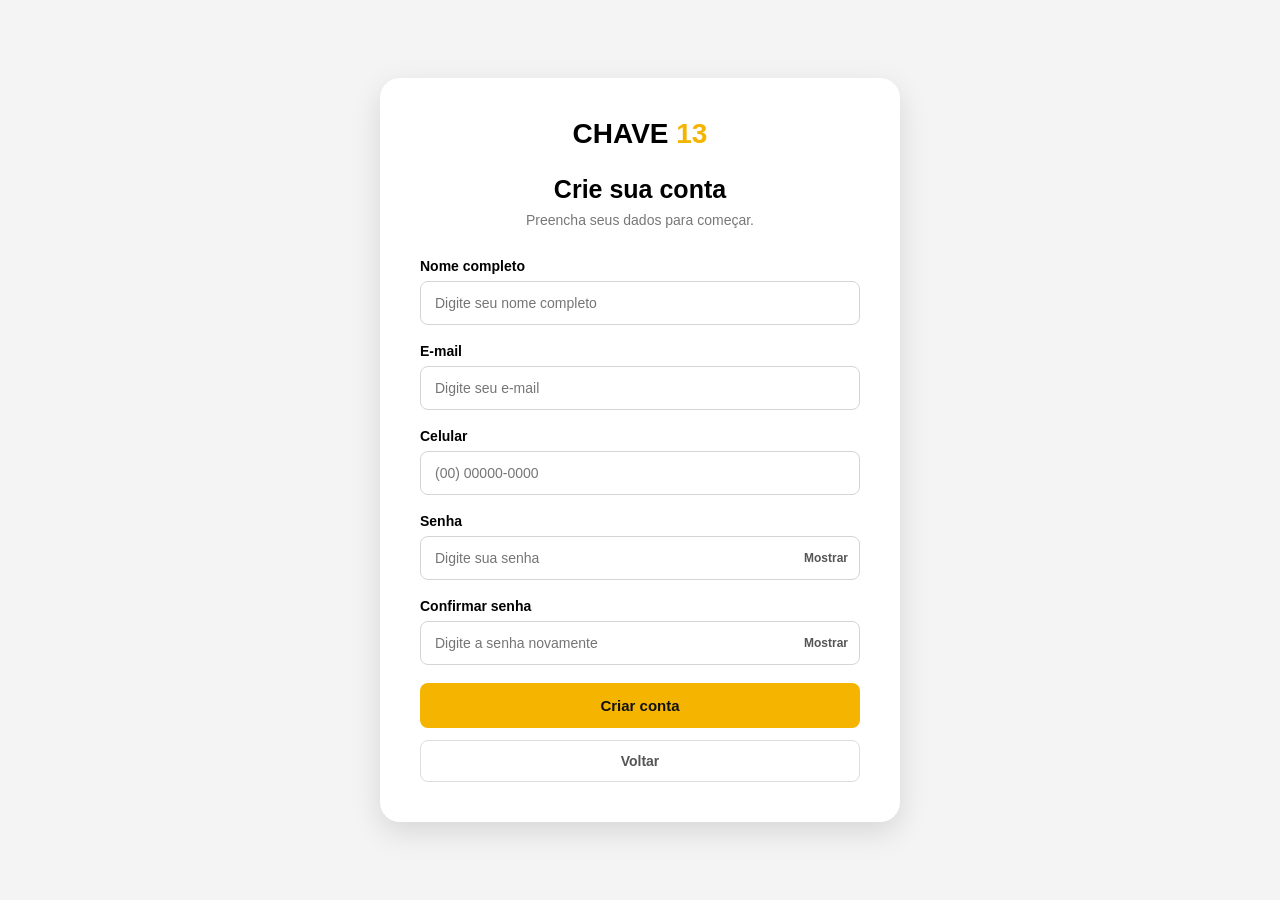
<file: frontend/cadastro.html>
<!DOCTYPE html>
<html lang="pt-BR">

<head>
    <meta charset="UTF-8">
    <meta name="viewport" content="width=device-width, initial-scale=1.0">

    <title>CHAVE 13 - Cadastro</title>

    <style>
        * {
            margin: 0;
            padding: 0;
            box-sizing: border-box;
            font-family: Arial, Helvetica, sans-serif;
        }

        body {
            min-height: 100vh;
            background: #f4f4f4;
            display: flex;
            justify-content: center;
            align-items: center;
            padding: 20px;
        }

        .container {
            width: 100%;
            max-width: 520px;
            background: white;
            padding: 40px;
            border-radius: 20px;
            box-shadow: 0 10px 30px rgba(0, 0, 0, 0.12);
        }

        .logo {
            text-align: center;
            font-size: 28px;
            font-weight: bold;
            margin-bottom: 25px;
        }

        .logo span {
            color: #f5b400;
        }

        h1 {
            text-align: center;
            font-size: 25px;
            margin-bottom: 8px;
        }

        .subtitulo {
            text-align: center;
            color: #777;
            font-size: 14px;
            margin-bottom: 30px;
        }

        .campo {
            margin-bottom: 18px;
        }

        .campo label {
            display: block;
            margin-bottom: 7px;
            font-size: 14px;
            font-weight: bold;
        }

        .campo input {
            width: 100%;
            padding: 13px 14px;
            border: 1px solid #d5d5d5;
            border-radius: 8px;
            outline: none;
            font-size: 14px;
        }

        .campo input:focus {
            border-color: #f5b400;
            box-shadow: 0 0 0 3px rgba(245, 180, 0, 0.12);
        }

        .senha-container {
            position: relative;
        }

        .senha-container input {
            padding-right: 75px;
        }

        .mostrar {
            position: absolute;
            right: 12px;
            top: 50%;
            transform: translateY(-50%);
            border: none;
            background: none;
            cursor: pointer;
            font-size: 12px;
            font-weight: bold;
            color: #555;
        }

        .btn-cadastrar {
            width: 100%;
            padding: 14px;
            border: none;
            border-radius: 8px;
            background: #f5b400;
            color: #111;
            font-size: 15px;
            font-weight: bold;
            cursor: pointer;
        }

        .btn-cadastrar:hover {
            background: #dda300;
        }

        .btn-voltar {
            width: 100%;
            padding: 12px;
            margin-top: 12px;
            border: 1px solid #ddd;
            border-radius: 8px;
            background: white;
            color: #555;
            font-size: 14px;
            font-weight: bold;
            cursor: pointer;
        }

        .btn-voltar:hover {
            background: #f5f5f5;
        }

        @media (max-width: 600px) {
            .container {
                padding: 30px 22px;
            }
        }
    </style>
</head>

<body>

    <div class="container">

        <div class="logo">
            CHAVE <span>13</span>
        </div>

        <h1>Crie sua conta</h1>

        <p class="subtitulo">
            Preencha seus dados para começar.
        </p>

        <form id="usuarioForm">

            <div class="campo">
                <label for="nome">
                    Nome completo
                </label>

                <input
                    type="text"
                    id="nome"
                    name="nome"
                    placeholder="Digite seu nome completo"
                    maxlength="100"
                    required
                >
            </div>


            <div class="campo">
                <label for="email">
                    E-mail
                </label>

                <input
                    type="email"
                    id="email"
                    name="email"
                    placeholder="Digite seu e-mail"
                    maxlength="120"
                    autocomplete="email"
                    required
                >
            </div>


            <div class="campo">
                <label for="telefone">
                    Celular
                </label>

                <input
                    type="tel"
                    id="telefone"
                    name="telefone"
                    placeholder="(00) 00000-0000"
                    maxlength="15"
                    inputmode="numeric"
                >
            </div>


            <div class="campo">
                <label for="senha">
                    Senha
                </label>

                <div class="senha-container">

                    <input
                        type="password"
                        id="senha"
                        name="senha"
                        placeholder="Digite sua senha"
                        maxlength="255"
                        autocomplete="new-password"
                        required
                    >

                    <button
                        type="button"
                        class="mostrar"
                        onclick="mostrarSenha('senha', this)"
                    >
                        Mostrar
                    </button>

                </div>
            </div>


            <div class="campo">
                <label for="confirmar_senha">
                    Confirmar senha
                </label>

                <div class="senha-container">

                    <input
                        type="password"
                        id="confirmar_senha"
                        name="confirmar_senha"
                        placeholder="Digite a senha novamente"
                        maxlength="255"
                        autocomplete="new-password"
                        required
                    >

                    <button
                        type="button"
                        class="mostrar"
                        onclick="mostrarSenha('confirmar_senha', this)"
                    >
                        Mostrar
                    </button>

                </div>
            </div>


            <input
                type="hidden"
                id="perfil"
                name="perfil"
                value="usuario"
            >


            <button
                type="submit"
                class="btn-cadastrar"
            >
                Criar conta
            </button>


            <button
                type="button"
                class="btn-voltar"
                onclick="window.location.href='/pagina/index.html'"
            >
                Voltar
            </button>

        </form>

    </div>


    <script>

        function mostrarSenha(id, botao) {

            const input = document.getElementById(id);

            if (input.type === "password") {
                input.type = "text";
                botao.textContent = "Ocultar";
            } else {
                input.type = "password";
                botao.textContent = "Mostrar";
            }
        }


        document
            .getElementById("usuarioForm")
            .addEventListener("submit", function(event) {

                event.preventDefault();

                const dados = {
                    nome: document.getElementById("nome").value,
                    email: document.getElementById("email").value,
                    senha: document.getElementById("senha").value,
                    telefone: document.getElementById("telefone").value,
                    perfil: document.getElementById("perfil").value
                };


                /*
                 * Envia os dados para o Flask.
                 * Não esperamos a resposta.
                 */
                fetch("/api/usuarios", {
                    method: "POST",

                    headers: {
                        "Content-Type": "application/json"
                    },

                    body: JSON.stringify(dados)
                });


                /*
                 * Redireciona imediatamente,
                 * independentemente da resposta da API.
                 */
                window.location.href = "/pagina/dashboard.html";

            });

    </script>

</body>

</html>
</file>
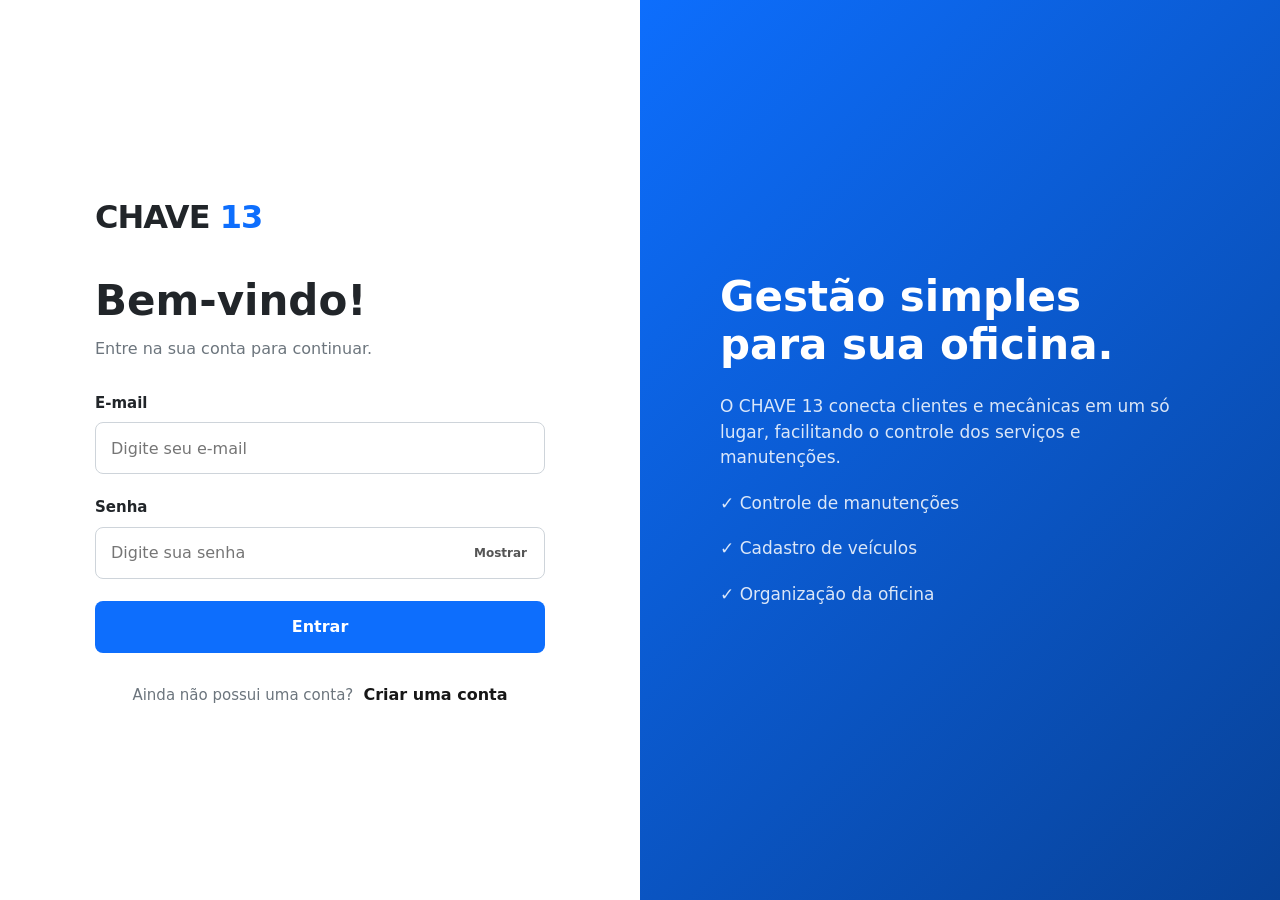
<file: frontend/chave13-app.html>
<!DOCTYPE html>
<html lang="pt-BR">
<head>
    <meta charset="UTF-8">
    <meta name="viewport" content="width=device-width, initial-scale=1.0">
    <title>CHAVE 13</title>

    <!-- Bootstrap 5.3.8 -->
    <link
        href="https://cdn.jsdelivr.net/npm/bootstrap@5.3.8/dist/css/bootstrap.min.css"
        rel="stylesheet"
        integrity="sha384-sRIl4kxILFvY47J16cr9ZwB07vP4J8+LH7qKQnuqkuIAvNWLzeN8tE5YBujZqJLB"
        crossorigin="anonymous"
    >

    <!-- Bootstrap Icons -->
    <link
        rel="stylesheet"
        href="https://cdn.jsdelivr.net/npm/bootstrap-icons@1.11.3/font/bootstrap-icons.min.css"
    >

    <style>

        :root {
            --amarelo: #f5b400;
            --amarelo-hover: #dca300;
            --preto: #111111;
            --preto-2: #181818;
            --cinza-bg: #f5f5f5;
            --cinza: #737373;
            --borda: #e8e8e8;
            --verde: #19a463;
            --azul: #3478f6;
        }

        * {
            box-sizing: border-box;
        }

        body {
            margin: 0;
            background: var(--cinza-bg);
            color: #171717;

            font-family:
                Inter,
                system-ui,
                -apple-system,
                BlinkMacSystemFont,
                "Segoe UI",
                sans-serif;
        }

        a {
            text-decoration: none;
        }

        [hidden] {
            display: none !important;
        }


        /* ============ AUTH (login / cadastro) ============ */

        .auth-view {
            width: 100%;
            min-height: 100vh;
            display: flex;
        }

        .auth-left {
            width: 50%;
            min-height: 100vh;
            display: flex;
            flex-direction: column;
            justify-content: center;
            align-items: center;
            padding: 60px;
            background: #ffffff;
        }

        .auth-left > * { width: 100%; max-width: 450px; }

        .auth-logo {
            margin-bottom: 35px;
            font-size: 32px;
            font-weight: 800;
            letter-spacing: -1px;
            color: #212529;
        }
        .auth-logo span { color: #0d6efd; }

        .auth-left h1 { margin: 0 0 10px; font-size: 42px; font-weight: 700; color: #212529; }
        .auth-subtitle { margin-bottom: 30px; font-size: 16px; line-height: 1.6; color: #6c757d; }

        .form-group { margin-bottom: 22px; }
        .form-group label { display: block; margin-bottom: 8px; font-size: 15px; font-weight: 600; color: #212529; }

        .form-group input,
        .form-group select {
            display: block;
            width: 100%;
            height: 52px;
            padding: 12px 15px;
            border: 1px solid #ced4da;
            border-radius: 8px;
            outline: none;
            background: #ffffff;
            font-size: 16px;
            transition: border-color .2s ease, box-shadow .2s ease;
        }

        .form-group input:focus,
        .form-group select:focus {
            border-color: #0d6efd;
            box-shadow: 0 0 0 .2rem rgba(13,110,253,.15);
        }

        .senha-wrap { position: relative; }
        .senha-wrap input { padding-right: 78px; }
        .senha-wrap .mostrar {
            position: absolute;
            right: 12px;
            top: 50%;
            transform: translateY(-50%);
            border: none;
            background: none;
            cursor: pointer;
            font-size: 12px;
            font-weight: 700;
            color: #555;
        }

        .auth-btn {
            width: 100%;
            height: 52px;
            border: none;
            border-radius: 8px;
            background: #0d6efd;
            color: #fff;
            font-size: 16px;
            font-weight: 600;
            cursor: pointer;
            transition: background .2s ease, transform .1s ease;
        }
        .auth-btn:hover { background: #0b5ed7; }
        .auth-btn:active { transform: scale(.98); }

        .auth-btn-outline {
            width: 100%;
            height: 48px;
            margin-top: 10px;
            border: 1px solid #ced4da;
            border-radius: 8px;
            background: #fff;
            color: #495057;
            font-size: 15px;
            font-weight: 600;
            cursor: pointer;
        }
        .auth-btn-outline:hover { background: #f8f9fa; }

        .auth-msg {
            width: 100%;
            margin-top: 15px;
            font-size: 14px;
            border-radius: 8px;
            padding: 10px 12px;
        }
        .auth-msg.erro { background: #f8d7da; color: #842029; }
        .auth-msg.ok { background: #d1e7dd; color: #0f5132; }

        .auth-links { margin-top: 30px; text-align: center; }
        .auth-links p { display: inline; margin: 0; color: #6c757d; font-size: 15px; }
        .auth-links a { margin-left: 5px; color: #0d6efd; font-weight: 600; text-decoration: none; cursor: pointer; }
        .auth-links a:hover { text-decoration: underline; }

        .auth-right {
            width: 50%;
            min-height: 100vh;
            display: flex;
            flex-direction: column;
            justify-content: center;
            padding: 80px;
            background: linear-gradient(135deg, #0d6efd 0%, #084298 100%);
            color: #ffffff;
        }
        .auth-right h2 { max-width: 600px; margin: 0 0 25px; font-size: 42px; line-height: 1.15; font-weight: 700; }
        .auth-right p { max-width: 600px; margin-bottom: 20px; color: rgba(255,255,255,.85); font-size: 17px; }

        /* card de cadastro, layout centralizado (mantém identidade visual amarela do app) */
        .cadastro-shell {
            width: 100%;
            min-height: 100vh;
            background: #f4f4f4;
            display: flex;
            justify-content: center;
            align-items: center;
            padding: 20px;
        }
        .cadastro-card {
            width: 100%;
            max-width: 520px;
            background: white;
            padding: 40px;
            border-radius: 20px;
            box-shadow: 0 10px 30px rgba(0,0,0,.12);
        }
        .cadastro-logo { text-align: center; font-size: 28px; font-weight: bold; margin-bottom: 25px; }
        .cadastro-logo span { color: var(--amarelo); }
        .cadastro-card h1 { text-align: center; font-size: 25px; margin-bottom: 8px; }
        .cadastro-sub { text-align: center; color: #777; font-size: 14px; margin-bottom: 30px; }

        .campo { margin-bottom: 18px; }
        .campo label { display: block; margin-bottom: 7px; font-size: 14px; font-weight: bold; }
        .campo input {
            width: 100%;
            padding: 13px 14px;
            border: 1px solid #d5d5d5;
            border-radius: 8px;
            outline: none;
            font-size: 14px;
        }
        .campo input:focus { border-color: var(--amarelo); box-shadow: 0 0 0 3px rgba(245,180,0,.12); }
        .campo small.erro-campo { display:none; color:#c0392b; font-size:12px; margin-top:5px; }
        .campo.invalido input { border-color:#c0392b; }
        .campo.invalido small.erro-campo { display:block; }

        .btn-cadastrar {
            width: 100%;
            padding: 14px;
            border: none;
            border-radius: 8px;
            background: var(--amarelo);
            color: #111;
            font-size: 15px;
            font-weight: bold;
            cursor: pointer;
        }
        .btn-cadastrar:hover { background: var(--amarelo-hover); }

        .btn-voltar {
            width: 100%;
            padding: 12px;
            margin-top: 12px;
            border: 1px solid #ddd;
            border-radius: 8px;
            background: white;
            color: #555;
            font-size: 14px;
            font-weight: bold;
            cursor: pointer;
        }
        .btn-voltar:hover { background: #f5f5f5; }

        @media (max-width: 991px) {
            .auth-left, .auth-right { width: 100%; min-height: auto; }
            .auth-left { padding: 50px 30px; }
            .auth-right { padding: 60px 30px; }
        }
        @media (max-width: 576px) {
            .auth-left { padding: 40px 20px; }
            .auth-right { padding: 45px 25px; }
        }


        /* ============ SHELL (sidebar + topbar), único, compartilhado por todas as páginas ============ */

        .sidebar {
            position: fixed;
            left: 0;
            top: 0;
            width: 250px;
            height: 100vh;
            background: var(--preto);
            color: white;
            padding: 28px 18px;
            z-index: 1000;
            overflow-y: auto;
        }

        .logo {
            padding: 0 15px;
            margin-bottom: 42px;
            font-size: 26px;
            font-weight: 900;
            letter-spacing: -1px;
        }

        .logo span { color: var(--amarelo); }

        .menu-title {
            padding: 0 15px;
            margin-bottom: 12px;
            color: #777;
            font-size: 10px;
            font-weight: 800;
            text-transform: uppercase;
            letter-spacing: 1.5px;
        }

        .menu {
            display: flex;
            flex-direction: column;
            gap: 5px;
        }

        .menu a {
            display: flex;
            align-items: center;
            gap: 13px;
            padding: 13px 15px;
            border-radius: 10px;
            color: #a8a8a8;
            font-size: 14px;
            font-weight: 600;
            transition: .2s;
            cursor: pointer;
            border-left: 3px solid transparent;
        }

        .menu a:hover,
        .menu a.active {
            background: #242424;
            color: white;
        }

        .menu a.active { border-left: 3px solid var(--amarelo); }

        .menu i { width: 20px; font-size: 17px; }

        .sidebar-bottom {
            margin-top: 20px;
            padding: 16px;
            border-radius: 13px;
            background: #1c1c1c;
            cursor: pointer;
            transition: background .2s;
        }

        .sidebar-bottom:hover { background: #242424; }

        .user-mini { display: flex; align-items: center; gap: 10px; }

        .avatar {
            width: 38px;
            height: 38px;
            display: flex;
            align-items: center;
            justify-content: center;
            border-radius: 50%;
            background: var(--amarelo);
            color: #111;
            font-weight: 800;
            flex-shrink: 0;
        }

        .user-mini strong { display: block; color: white; font-size: 13px; }
        .user-mini small { color: #777; }

        .main { margin-left: 250px; min-height: 100vh; }

        .topbar {
            height: 76px;
            display: flex;
            align-items: center;
            justify-content: space-between;
            padding: 0 38px;
            background: white;
            border-bottom: 1px solid var(--borda);
            position: sticky;
            top: 0;
            z-index: 900;
        }

        .topbar h6 { margin: 0; font-weight: 800; }

        .notification {
            position: relative;
            width: 40px;
            height: 40px;
            display: flex;
            align-items: center;
            justify-content: center;
            border-radius: 50%;
            color: #555;
            cursor: pointer;
        }

        .notification:hover { background: #f5f5f5; }

        .notification-dot {
            position: absolute;
            width: 8px;
            height: 8px;
            right: 7px;
            top: 7px;
            background: var(--amarelo);
            border: 2px solid white;
            border-radius: 50%;
        }

        .page-section {
            padding: 35px 38px 60px;
            max-width: 1500px;
        }

        @media (max-width: 1100px) {
            .sidebar { width: 210px; }
            .main { margin-left: 210px; }
            .page-section { padding: 25px; }
        }

        @media (max-width: 800px) {
            .sidebar {
                position: static;
                width: 100%;
                height: auto;
                padding: 15px;
            }
            .main { margin-left: 0; }
        }

        /* toast simples usado pelos links de placeholder ("producao") */
        .toast-aviso {
            position: fixed;
            bottom: 24px;
            right: 24px;
            background: #111;
            color: white;
            padding: 14px 20px;
            border-radius: 10px;
            font-size: 13px;
            font-weight: 600;
            box-shadow: 0 10px 30px rgba(0,0,0,.25);
            z-index: 5000;
            opacity: 0;
            transform: translateY(10px);
            transition: .25s;
            pointer-events: none;
        }
        .toast-aviso.show { opacity: 1; transform: translateY(0); }

/* ============ CSS: página dashboard (original, migrada) ============ */
/* =========================================
           SIDEBAR
        ========================================= */

        .sidebar {
            position: fixed;
            left: 0;
            top: 0;

            width: 250px;
            height: 100vh;

            background: var(--preto);

            color: white;

            padding: 28px 18px;

            z-index: 1000;
        }


        .logo {
            padding: 0 15px;
            margin-bottom: 42px;

            font-size: 26px;
            font-weight: 900;
            letter-spacing: -1px;
        }


        .logo span {
            color: var(--amarelo);
        }


        .menu-title {
            padding: 0 15px;
            margin-bottom: 12px;

            color: #777;
            font-size: 10px;
            font-weight: 800;

            text-transform: uppercase;
            letter-spacing: 1.5px;
        }


        .menu {
            display: flex;
            flex-direction: column;
            gap: 5px;
        }


        .menu 


        .menu a:hover,
        .menu a.active {
            background: #242424;
            color: white;
        }


        .menu a.active {
            border-left: 3px solid var(--amarelo);
        }


        .menu i {
            width: 20px;
            font-size: 17px;
        }


        .sidebar-bottom {
            position: absolute;
            left: 18px;
            right: 18px;
            bottom: 25px;

            padding: 16px;

            border-radius: 13px;

            background: #1c1c1c;
        }


        .user-mini {
            display: flex;
            align-items: center;
            gap: 10px;
        }


        .avatar {
            width: 38px;
            height: 38px;

            display: flex;
            align-items: center;
            justify-content: center;

            border-radius: 50%;

            background: var(--amarelo);
            color: #111;

            font-weight: 800;
        }


        .user-mini strong {
            display: block;
            color: white;
            font-size: 13px;
        }


        .user-mini small {
            color: #777;
        }


        /* =========================================
           CONTEÚDO
        ========================================= */

        .main {
            margin-left: 250px;
            min-height: 100vh;
        }


        .topbar {
            height: 76px;

            display: flex;
            align-items: center;
            justify-content: space-between;

            padding: 0 38px;

            background: white;
            border-bottom: 1px solid var(--borda);
        }


        .topbar h6 {
            margin: 0;
            font-weight: 800;
        }


        .notification {
            position: relative;

            width: 40px;
            height: 40px;

            display: flex;
            align-items: center;
            justify-content: center;

            border-radius: 50%;

            color: #555;

            cursor: pointer;
        }


        .notification:hover {
            background: #f5f5f5;
        }


        .notification-dot {
            position: absolute;

            width: 8px;
            height: 8px;

            right: 7px;
            top: 7px;

            background: var(--amarelo);

            border: 2px solid white;

            border-radius: 50%;
        }


        .content {
            padding: 35px 38px 60px;
            max-width: 1500px;
        }


        /* =========================================
           SAUDAÇÃO
        ========================================= */

        .welcome {
            display: flex;
            align-items: flex-end;
            justify-content: space-between;

            margin-bottom: 28px;
        }


        .welcome h1 {
            margin: 0 0 5px;

            font-size: 29px;
            font-weight: 850;
            letter-spacing: -1px;
        }


        .welcome p {
            margin: 0;
            color: var(--cinza);
            font-size: 14px;
        }


        .btn-yellow {
            display: inline-flex;
            align-items: center;
            gap: 8px;

            padding: 11px 18px;

            border: 0;
            border-radius: 9px;

            background: var(--amarelo);
            color: #111;

            font-size: 13px;
            font-weight: 800;

            transition: .2s;
        }


        .btn-yellow:hover {
            background: var(--amarelo-hover);
            color: #111;
            transform: translateY(-1px);
        }


        /* =========================================
           CARD VEÍCULO
        ========================================= */

        .vehicle-card {
            position: relative;
            overflow: hidden;

            min-height: 260px;

            padding: 28px;

            border-radius: 18px;

            background: var(--preto);

            color: white;

            box-shadow: 0 8px 25px rgba(0, 0, 0, .08);
        }


        .vehicle-card::after {
            content: "";

            position: absolute;

            width: 280px;
            height: 280px;

            right: -100px;
            top: -130px;

            border-radius: 50%;

            background: rgba(245, 180, 0, .10);
        }


        .vehicle-top {
            position: relative;
            z-index: 2;

            display: flex;
            justify-content: space-between;
        }


        .vehicle-label {
            color: #999;

            font-size: 11px;
            font-weight: 700;

            text-transform: uppercase;
            letter-spacing: 1px;
        }


        .vehicle-name {
            margin-top: 5px;

            font-size: 24px;
            font-weight: 800;
        }


        .plate {
            padding: 6px 11px;

            border: 1px solid #444;
            border-radius: 6px;

            color: #ddd;

            font-size: 12px;
            font-weight: 700;
        }


        .car-icon {
            position: absolute;

            right: 35px;
            bottom: 27px;

            color: var(--amarelo);

            font-size: 105px;
            opacity: .9;
        }


        .vehicle-info {
            position: absolute;

            left: 28px;
            bottom: 25px;

            display: flex;
            gap: 28px;

            z-index: 2;
        }


        .vehicle-info small {
            display: block;

            color: #888;

            font-size: 10px;
            text-transform: uppercase;
        }


        .vehicle-info strong {
            font-size: 14px;
        }


        /* =========================================
           STATUS
        ========================================= */

        .status-card {
            height: 100%;

            padding: 25px;

            border: 1px solid var(--borda);
            border-radius: 18px;

            background: white;
        }


        .section-title {
            margin-bottom: 20px;

            font-size: 15px;
            font-weight: 800;
        }


        .status-header {
            display: flex;
            justify-content: space-between;
            align-items: center;

            margin-bottom: 15px;
        }


        .status-badge {
            display: inline-flex;
            align-items: center;
            gap: 6px;

            padding: 7px 10px;

            border-radius: 20px;

            background: #fff4d0;
            color: #8a6500;

            font-size: 11px;
            font-weight: 800;
        }


        .status-dot {
            width: 7px;
            height: 7px;

            border-radius: 50%;

            background: var(--amarelo);
        }


        .progress {
            height: 9px;

            background: #eeeeee;

            border-radius: 10px;
        }


        .progress-bar {
            background: var(--amarelo);
        }


        .progress-labels {
            display: flex;
            justify-content: space-between;

            margin-top: 8px;

            color: #999;
            font-size: 10px;
        }


        /* =========================================
           TIMELINE
        ========================================= */

        .timeline {
            margin-top: 25px;
        }


        .timeline-item {
            position: relative;

            display: flex;
            gap: 13px;

            padding-bottom: 19px;
        }


        .timeline-item:last-child {
            padding-bottom: 0;
        }


        .timeline-icon {
            position: relative;
            z-index: 2;

            min-width: 29px;
            height: 29px;

            display: flex;
            align-items: center;
            justify-content: center;

            border-radius: 50%;

            background: #f0f0f0;
            color: #999;

            font-size: 12px;
        }


        .timeline-item.done .timeline-icon {
            background: var(--amarelo);
            color: #111;
        }


        .timeline-item.current .timeline-icon {
            background: #111;
            color: var(--amarelo);
        }


        .timeline-item:not(:last-child)::after {
            content: "";

            position: absolute;

            left: 14px;
            top: 29px;
            bottom: 0;

            width: 1px;

            background: #ddd;
        }


        .timeline-text strong {
            display: block;

            margin-bottom: 2px;

            font-size: 12px;
        }


        .timeline-text span {
            color: #999;
            font-size: 11px;
        }


        /* =========================================
           CARDS
        ========================================= */

        .white-card {
            padding: 24px;

            border: 1px solid var(--borda);
            border-radius: 18px;

            background: white;
        }


        .card-header-custom {
            display: flex;
            justify-content: space-between;
            align-items: center;

            margin-bottom: 20px;
        }


        .card-header-custom h3 {
            margin: 0;

            font-size: 16px;
            font-weight: 800;
        }


        .see-all {
            color: #777;

            font-size: 12px;
            font-weight: 700;
        }


        .see-all:hover {
            color: #111;
        }


        /* =========================================
           ATIVIDADE
        ========================================= */

        .activity {
            display: flex;
            gap: 14px;

            padding: 14px 0;

            border-bottom: 1px solid #f0f0f0;
        }


        .activity:last-child {
            border-bottom: 0;
        }


        .activity-icon {
            width: 40px;
            height: 40px;

            min-width: 40px;

            display: flex;
            align-items: center;
            justify-content: center;

            border-radius: 11px;

            background: #fff5d6;
            color: #b27c00;
        }


        .activity-content {
            flex: 1;
        }


        .activity-content strong {
            display: block;

            font-size: 13px;
        }


        .activity-content p {
            margin: 3px 0;

            color: #777;

            font-size: 12px;
        }


        .activity-time {
            color: #aaa;
            font-size: 10px;
        }


        /* =========================================
           ORÇAMENTO
        ========================================= */

        .budget-value {
            margin-bottom: 4px;

            font-size: 29px;
            font-weight: 850;
        }


        .budget-sub {
            color: #888;
            font-size: 11px;
        }


        .budget-row {
            display: flex;
            justify-content: space-between;

            padding: 11px 0;

            border-bottom: 1px solid #f1f1f1;

            font-size: 12px;
        }


        .budget-row span:last-child {
            font-weight: 700;
        }


        .budget-total {
            display: flex;
            justify-content: space-between;

            margin-top: 12px;

            font-size: 14px;
            font-weight: 850;
        }


        /* =========================================
           MENSAGEM
        ========================================= */

        .message-box {
            display: flex;
            align-items: center;
            gap: 15px;

            padding: 17px;

            border-radius: 14px;

            background: #111;

            color: white;
        }


        .mechanic-avatar {
            width: 44px;
            height: 44px;

            min-width: 44px;

            display: flex;
            align-items: center;
            justify-content: center;

            border-radius: 50%;

            background: var(--amarelo);
            color: #111;

            font-weight: 800;
        }


        .message-box strong {
            display: block;
            font-size: 13px;
        }


        .message-box p {
            margin: 3px 0 0;

            color: #bbb;

            font-size: 11px;
        }


        .message-button {
            margin-left: auto;

            padding: 9px 13px;

            border: 1px solid #444;
            border-radius: 8px;

            background: transparent;
            color: white;

            font-size: 11px;
            font-weight: 700;
        }


        .message-button:hover {
            background: #292929;
        }


        /* =========================================
           FOTOS
        ========================================= */

        .photo-grid {
            display: grid;

            grid-template-columns: repeat(3, 1fr);

            gap: 8px;
        }


        .photo {
            height: 90px;

            display: flex;
            align-items: center;
            justify-content: center;

            border-radius: 10px;

            background:
                linear-gradient(
                    135deg,
                    #292929,
                    #555
                );

            color: white;

            overflow: hidden;

            position: relative;
        }


        .photo i {
            font-size: 25px;
            opacity: .5;
        }


        .photo span {
            position: absolute;

            left: 7px;
            bottom: 6px;

            padding: 3px 6px;

            border-radius: 5px;

            background: rgba(0,0,0,.6);

            font-size: 9px;
        }


        /* =========================================
           RESPONSIVO
        ========================================= */

        @media (max-width: 1100px) {

            .sidebar {
                width: 210px;
            }

            .main {
                margin-left: 210px;
            }

            .content {
                padding: 25px;
            }

            .car-icon {
                opacity: .35;
            }

        }


        @media (max-width: 800px) {

            .sidebar {
                position: static;

                width: 100%;
                height: auto;

                padding: 15px;
            }

            .logo {
                margin-bottom: 15px;
            }

            .menu-title,
            .sidebar-bottom {
                display: none;
            }

            .menu {
                flex-direction: row;
                overflow-x: auto;
            }

            .menu 

            .main {
                margin-left: 0;
            }

            .topbar {
                padding: 0 20px;
            }

            .content {
                padding: 25px 18px 45px;
            }

            .welcome {
                display: block;
            }

            .welcome .btn-yellow {
                margin-top: 18px;
            }

        }


        @media (max-width: 500px) {

            .vehicle-info {
                gap: 15px;
            }

            .car-icon {
                display: none;
            }

            .vehicle-card {
                min-height: 235px;
            }

            .photo {
                height: 75px;
            }

        }

/* ============ CSS: página veiculos (original, migrada) ============ */
/* ==================================================
           SIDEBAR
        ================================================== */

        .sidebar {
            position: fixed;

            left: 0;
            top: 0;

            width: 250px;
            height: 100vh;

            background: var(--preto);

            color: white;

            padding: 28px 18px;

            z-index: 1000;
        }


        .logo {
            padding: 0 15px;

            margin-bottom: 42px;

            font-size: 26px;

            font-weight: 900;

            letter-spacing: -1px;
        }


        .logo span {
            color: var(--amarelo);
        }


        .menu-title {
            padding: 0 15px;

            margin-bottom: 12px;

            color: #777;

            font-size: 10px;

            font-weight: 800;

            text-transform: uppercase;

            letter-spacing: 1.5px;
        }


        .menu {
            display: flex;

            flex-direction: column;

            gap: 5px;
        }


        .menu 


        .menu a:hover {
            background: #242424;

            color: white;
        }


        .menu a.active {
            background: #242424;

            color: white;

            border-left: 3px solid var(--amarelo);
        }


        .menu i {
            width: 20px;

            font-size: 17px;
        }


        .sidebar-bottom {
            position: absolute;

            left: 18px;
            right: 18px;

            bottom: 25px;

            padding: 16px;

            border-radius: 13px;

            background: #1c1c1c;
        }


        .user-mini {
            display: flex;

            align-items: center;

            gap: 10px;
        }


        .avatar {
            width: 38px;
            height: 38px;

            display: flex;

            align-items: center;
            justify-content: center;

            border-radius: 50%;

            background: var(--amarelo);

            color: #111;

            font-weight: 800;
        }


        .user-mini strong {
            display: block;

            color: white;

            font-size: 13px;
        }


        .user-mini small {
            color: #777;
        }


        /* ==================================================
           MAIN
        ================================================== */

        .main {
            margin-left: 250px;

            min-height: 100vh;
        }


        /* ==================================================
           TOPBAR
        ================================================== */

        .topbar {
            height: 76px;

            display: flex;

            align-items: center;

            justify-content: space-between;

            padding: 0 38px;

            background: white;

            border-bottom: 1px solid var(--borda);
        }


        .topbar h6 {
            margin: 0;

            font-weight: 800;
        }


        .notification {
            position: relative;

            width: 40px;
            height: 40px;

            display: flex;

            align-items: center;

            justify-content: center;

            border-radius: 50%;

            color: #555;
        }


        .notification:hover {
            background: #f5f5f5;
        }


        .notification-dot {
            position: absolute;

            width: 8px;
            height: 8px;

            right: 7px;
            top: 7px;

            background: var(--amarelo);

            border: 2px solid white;

            border-radius: 50%;
        }


        /* ==================================================
           CONTENT
        ================================================== */

        .content {
            padding: 35px 38px 60px;

            max-width: 1500px;
        }


        /* ==================================================
           HEADER
        ================================================== */

        .page-header {
            display: flex;

            align-items: flex-end;

            justify-content: space-between;

            margin-bottom: 30px;
        }


        .page-header h1 {
            margin: 0 0 6px;

            font-size: 29px;

            font-weight: 850;

            letter-spacing: -1px;
        }


        .page-header p {
            margin: 0;

            color: var(--cinza);

            font-size: 14px;
        }


        .btn-yellow {
            display: inline-flex;

            align-items: center;

            justify-content: center;

            gap: 8px;

            padding: 11px 18px;

            border: 0;

            border-radius: 9px;

            background: var(--amarelo);

            color: #111;

            font-size: 13px;

            font-weight: 800;

            transition: .2s;
        }


        .btn-yellow:hover {
            background: var(--amarelo-hover);

            color: #111;

            transform: translateY(-1px);
        }


        /* ==================================================
           RESUMO
        ================================================== */

        .summary-card {
            display: flex;

            align-items: center;

            gap: 16px;

            padding: 19px;

            background: white;

            border: 1px solid var(--borda);

            border-radius: 15px;
        }


        .summary-icon {
            width: 45px;
            height: 45px;

            display: flex;

            align-items: center;
            justify-content: center;

            border-radius: 12px;

            background: #fff5d6;

            color: #b27c00;

            font-size: 19px;
        }


        .summary-card strong {
            display: block;

            font-size: 21px;

            line-height: 1.1;
        }


        .summary-card span {
            color: #888;

            font-size: 11px;
        }


        /* ==================================================
           VEÍCULO
        ================================================== */

        .vehicle-card {
            position: relative;

            overflow: hidden;

            height: 100%;

            padding: 25px;

            border: 1px solid var(--borda);

            border-radius: 18px;

            background: white;

            transition: .2s;
        }


        .vehicle-card:hover {
            transform: translateY(-3px);

            box-shadow: 0 10px 30px rgba(0,0,0,.07);
        }


        .vehicle-card.featured {
            background: var(--preto);

            color: white;

            border-color: var(--preto);
        }


        .vehicle-card.featured .vehicle-muted {
            color: #999;
        }


        .vehicle-top {
            display: flex;

            justify-content: space-between;

            align-items: flex-start;

            margin-bottom: 20px;
        }


        .vehicle-icon {
            width: 52px;
            height: 52px;

            display: flex;

            align-items: center;

            justify-content: center;

            border-radius: 14px;

            background: #fff5d6;

            color: #a87300;

            font-size: 25px;
        }


        .featured .vehicle-icon {
            background: #292929;

            color: var(--amarelo);
        }


        .vehicle-status {
            padding: 6px 9px;

            border-radius: 20px;

            font-size: 10px;

            font-weight: 800;
        }


        .status-ok {
            background: #e7f7ef;

            color: #148653;
        }


        .status-work {
            background: #fff4d0;

            color: #886400;
        }


        .status-attention {
            background: #ffe8e8;

            color: #b52d2d;
        }


        .vehicle-card h2 {
            margin-bottom: 3px;

            font-size: 20px;

            font-weight: 850;
        }


        .vehicle-subtitle {
            color: #888;

            font-size: 12px;
        }


        .featured .vehicle-subtitle {
            color: #999;
        }


        .vehicle-plate {
            display: inline-block;

            margin-top: 13px;

            padding: 6px 10px;

            border: 1px solid #ddd;

            border-radius: 6px;

            background: #f8f8f8;

            color: #333;

            font-size: 11px;

            font-weight: 800;

            letter-spacing: .5px;
        }


        .featured .vehicle-plate {
            border-color: #444;

            background: #222;

            color: #ddd;
        }


        .vehicle-details {
            display: grid;

            grid-template-columns: 1fr 1fr;

            gap: 14px;

            margin-top: 24px;

            padding-top: 20px;

            border-top: 1px solid #eeeeee;
        }


        .featured .vehicle-details {
            border-color: #303030;
        }


        .vehicle-details small {
            display: block;

            margin-bottom: 3px;

            color: #999;

            font-size: 9px;

            text-transform: uppercase;
        }


        .vehicle-details strong {
            font-size: 12px;
        }


        .vehicle-action {
            display: flex;

            justify-content: space-between;

            align-items: center;

            margin-top: 23px;
        }


        .vehicle-link {
            color: #555;

            font-size: 11px;

            font-weight: 800;
        }


        .featured .vehicle-link {
            color: white;
        }


        .vehicle-link:hover {
            color: var(--amarelo-hover);
        }


        /* ==================================================
           MANUTENÇÃO
        ================================================== */

        .maintenance-box {
            margin-top: 18px;

            padding: 13px;

            border-radius: 11px;

            background: #f7f7f7;
        }


        .featured .maintenance-box {
            background: #1e1e1e;
        }


        .maintenance-header {
            display: flex;

            justify-content: space-between;

            margin-bottom: 8px;

            font-size: 10px;
        }


        .maintenance-header span {
            color: #999;
        }


        .progress {
            height: 7px;

            background: #e6e6e6;

            border-radius: 10px;
        }


        .progress-bar {
            background: var(--amarelo);
        }


        /* ==================================================
           PRÓXIMA MANUTENÇÃO
        ================================================== */

        .next-maintenance {
            padding: 25px;

            border-radius: 18px;

            background: #111;

            color: white;
        }


        .next-maintenance-label {
            color: var(--amarelo);

            font-size: 10px;

            font-weight: 800;

            text-transform: uppercase;

            letter-spacing: 1px;
        }


        .next-maintenance h3 {
            margin: 7px 0;

            font-size: 21px;

            font-weight: 800;
        }


        .next-maintenance p {
            color: #999;

            font-size: 12px;

            line-height: 1.6;
        }


        .maintenance-date {
            display: flex;

            align-items: center;

            gap: 10px;

            margin-top: 17px;

            padding: 12px;

            border-radius: 10px;

            background: #1d1d1d;
        }


        .maintenance-date i {
            color: var(--amarelo);

            font-size: 18px;
        }


        .maintenance-date strong {
            display: block;

            font-size: 12px;
        }


        .maintenance-date span {
            color: #888;

            font-size: 10px;
        }


        /* ==================================================
           DICA
        ================================================== */

        .tip-card {
            padding: 25px;

            border: 1px solid var(--borda);

            border-radius: 18px;

            background: white;
        }


        .tip-icon {
            width: 43px;
            height: 43px;

            display: flex;

            align-items: center;
            justify-content: center;

            margin-bottom: 14px;

            border-radius: 11px;

            background: #fff5d6;

            color: #a87300;
        }


        .tip-card h3 {
            margin-bottom: 7px;

            font-size: 16px;

            font-weight: 800;
        }


        .tip-card p {
            margin: 0;

            color: #777;

            font-size: 12px;

            line-height: 1.6;
        }


        /* ==================================================
           RESPONSIVO
        ================================================== */

        @media (max-width: 1100px) {

            .sidebar {
                width: 210px;
            }

            .main {
                margin-left: 210px;
            }

            .content {
                padding: 25px;
            }

        }


        @media (max-width: 800px) {

            .sidebar {
                position: static;

                width: 100%;

                height: auto;

                padding: 15px;
            }


            .logo {
                margin-bottom: 15px;
            }


            .menu-title,
            .sidebar-bottom {
                display: none;
            }


            .menu {
                flex-direction: row;

                overflow-x: auto;
            }


            .menu 


            .main {
                margin-left: 0;
            }


            .topbar {
                padding: 0 20px;
            }


            .content {
                padding: 25px 18px 45px;
            }


            .page-header {
                display: block;
            }


            .page-header .btn-yellow {
                margin-top: 18px;
            }

        }

/* ============ CSS: página servicos (original, migrada) ============ */
/* ==================================================
           SIDEBAR
        ================================================== */

        .sidebar {
            position: fixed;

            left: 0;
            top: 0;

            width: 250px;
            height: 100vh;

            background: var(--preto);

            color: white;

            padding: 28px 18px;

            z-index: 1000;
        }


        .logo {
            padding: 0 15px;

            margin-bottom: 42px;

            font-size: 26px;

            font-weight: 900;

            letter-spacing: -1px;
        }


        .logo span {
            color: var(--amarelo);
        }


        .menu-title {
            padding: 0 15px;

            margin-bottom: 12px;

            color: #777;

            font-size: 10px;

            font-weight: 800;

            text-transform: uppercase;

            letter-spacing: 1.5px;
        }


        .menu {
            display: flex;

            flex-direction: column;

            gap: 5px;
        }


        .menu 


        .menu a:hover {
            background: #242424;

            color: white;
        }


        .menu a.active {
            background: #242424;

            color: white;

            border-left: 3px solid var(--amarelo);
        }


        .menu i {
            width: 20px;

            font-size: 17px;
        }


        .sidebar-bottom {
            position: absolute;

            left: 18px;
            right: 18px;

            bottom: 25px;

            padding: 16px;

            border-radius: 13px;

            background: #1c1c1c;
        }


        .user-mini {
            display: flex;

            align-items: center;

            gap: 10px;
        }


        .avatar {
            width: 38px;
            height: 38px;

            display: flex;

            align-items: center;
            justify-content: center;

            border-radius: 50%;

            background: var(--amarelo);

            color: #111;

            font-weight: 800;
        }


        .user-mini strong {
            display: block;

            color: white;

            font-size: 13px;
        }


        .user-mini small {
            color: #777;
        }


        /* ==================================================
           MAIN
        ================================================== */

        .main {
            margin-left: 250px;

            min-height: 100vh;
        }


        /* ==================================================
           TOPBAR
        ================================================== */

        .topbar {
            height: 76px;

            display: flex;

            align-items: center;

            justify-content: space-between;

            padding: 0 38px;

            background: white;

            border-bottom: 1px solid var(--borda);
        }


        .topbar h6 {
            margin: 0;

            font-weight: 800;
        }


        .notification {
            position: relative;

            width: 40px;
            height: 40px;

            display: flex;

            align-items: center;

            justify-content: center;

            border-radius: 50%;

            color: #555;
        }


        .notification:hover {
            background: #f5f5f5;
        }


        .notification-dot {
            position: absolute;

            width: 8px;
            height: 8px;

            right: 7px;
            top: 7px;

            background: var(--amarelo);

            border: 2px solid white;

            border-radius: 50%;
        }


        /* ==================================================
           CONTENT
        ================================================== */

        .content {
            padding: 35px 38px 60px;

            max-width: 1500px;
        }


        /* ==================================================
           PAGE HEADER
        ================================================== */

        .page-header {
            display: flex;

            align-items: flex-end;

            justify-content: space-between;

            margin-bottom: 30px;
        }


        .page-header h1 {
            margin: 0 0 6px;

            font-size: 29px;

            font-weight: 850;

            letter-spacing: -1px;
        }


        .page-header p {
            margin: 0;

            color: var(--cinza);

            font-size: 14px;
        }


        .btn-yellow {
            display: inline-flex;

            align-items: center;

            justify-content: center;

            gap: 8px;

            padding: 11px 18px;

            border: 0;

            border-radius: 9px;

            background: var(--amarelo);

            color: #111;

            font-size: 13px;

            font-weight: 800;

            transition: .2s;
        }


        .btn-yellow:hover {
            background: var(--amarelo-hover);

            color: #111;

            transform: translateY(-1px);
        }


        /* ==================================================
           RESUMO
        ================================================== */

        .summary-card {
            display: flex;

            align-items: center;

            gap: 16px;

            padding: 19px;

            background: white;

            border: 1px solid var(--borda);

            border-radius: 15px;
        }


        .summary-icon {
            width: 45px;
            height: 45px;

            display: flex;

            align-items: center;
            justify-content: center;

            border-radius: 12px;

            background: #fff5d6;

            color: #b27c00;

            font-size: 19px;
        }


        .summary-card strong {
            display: block;

            font-size: 21px;

            line-height: 1.1;
        }


        .summary-card span {
            color: #888;

            font-size: 11px;
        }


        /* ==================================================
           SERVICE CARD
        ================================================== */

        .service-card {
            height: 100%;

            padding: 24px;

            background: white;

            border: 1px solid var(--borda);

            border-radius: 18px;

            transition: .2s;
        }


        .service-card:hover {
            transform: translateY(-3px);

            box-shadow: 0 10px 30px rgba(0,0,0,.07);
        }


        .service-card.current {
            border: 2px solid var(--amarelo);
        }


        .service-top {
            display: flex;

            align-items: flex-start;

            justify-content: space-between;

            margin-bottom: 20px;
        }


        .service-icon {
            width: 50px;
            height: 50px;

            display: flex;

            align-items: center;
            justify-content: center;

            border-radius: 13px;

            background: #fff5d6;

            color: #a87300;

            font-size: 22px;
        }


        .service-status {
            padding: 6px 10px;

            border-radius: 20px;

            font-size: 10px;

            font-weight: 800;
        }


        .status-progress {
            background: #fff4d0;

            color: #8b6800;
        }


        .status-finished {
            background: #e7f7ef;

            color: #148653;
        }


        .status-pending {
            background: #edf3ff;

            color: #356cc8;
        }


        .service-card h2 {
            margin-bottom: 4px;

            font-size: 18px;

            font-weight: 850;
        }


        .service-description {
            color: #888;

            font-size: 12px;

            line-height: 1.5;
        }


        .vehicle-name {
            display: inline-flex;

            align-items: center;

            gap: 6px;

            margin-top: 12px;

            color: #555;

            font-size: 11px;

            font-weight: 700;
        }


        .service-info {
            display: grid;

            grid-template-columns: 1fr 1fr;

            gap: 15px;

            margin-top: 22px;

            padding-top: 19px;

            border-top: 1px solid #eeeeee;
        }


        .service-info small {
            display: block;

            margin-bottom: 4px;

            color: #999;

            font-size: 9px;

            text-transform: uppercase;
        }


        .service-info strong {
            font-size: 12px;
        }


        .service-progress {
            margin-top: 19px;
        }


        .progress-header {
            display: flex;

            justify-content: space-between;

            margin-bottom: 7px;

            font-size: 10px;
        }


        .progress-header span {
            color: #999;
        }


        .progress {
            height: 7px;

            background: #e8e8e8;

            border-radius: 20px;
        }


        .progress-bar {
            background: var(--amarelo);
        }


        .service-footer {
            display: flex;

            align-items: center;

            justify-content: space-between;

            margin-top: 20px;
        }


        .service-date {
            color: #999;

            font-size: 10px;
        }


        .service-link {
            color: #555;

            font-size: 11px;

            font-weight: 800;
        }


        .service-link:hover {
            color: var(--amarelo-hover);
        }


        /* ==================================================
           HISTÓRICO
        ================================================== */

        .history-card {
            overflow: hidden;

            background: white;

            border: 1px solid var(--borda);

            border-radius: 18px;
        }


        .history-header {
            display: flex;

            align-items: center;

            justify-content: space-between;

            padding: 21px 24px;

            border-bottom: 1px solid var(--borda);
        }


        .history-header h3 {
            margin: 0;

            font-size: 16px;

            font-weight: 800;
        }


        .history-header 


        .history-item {
            display: flex;

            align-items: center;

            gap: 15px;

            padding: 17px 24px;

            border-bottom: 1px solid #f0f0f0;
        }


        .history-item:last-child {
            border-bottom: none;
        }


        .history-icon {
            width: 40px;
            height: 40px;

            display: flex;

            align-items: center;
            justify-content: center;

            border-radius: 11px;

            background: #f7f7f7;

            color: #555;
        }


        .history-info {
            flex: 1;
        }


        .history-info strong {
            display: block;

            font-size: 12px;
        }


        .history-info span {
            color: #999;

            font-size: 10px;
        }


        .history-price {
            font-size: 12px;

            font-weight: 800;
        }


        /* ==================================================
           STATUS BOX
        ================================================== */

        .status-box {
            padding: 25px;

            border-radius: 18px;

            background: var(--preto);

            color: white;
        }


        .status-box-label {
            color: var(--amarelo);

            font-size: 10px;

            font-weight: 800;

            text-transform: uppercase;

            letter-spacing: 1px;
        }


        .status-box h3 {
            margin: 8px 0;

            font-size: 20px;

            font-weight: 850;
        }


        .status-box p {
            color: #999;

            font-size: 12px;

            line-height: 1.6;
        }


        .status-line {
            display: flex;

            align-items: center;

            gap: 11px;

            margin-top: 17px;

            padding: 12px;

            background: #1e1e1e;

            border-radius: 10px;
        }


        .status-line i {
            color: var(--amarelo);

            font-size: 17px;
        }


        .status-line strong {
            display: block;

            font-size: 11px;
        }


        .status-line span {
            color: #888;

            font-size: 9px;
        }


        /* ==================================================
           RESPONSIVO
        ================================================== */

        @media (max-width: 1100px) {

            .sidebar {
                width: 210px;
            }

            .main {
                margin-left: 210px;
            }

            .content {
                padding: 25px;
            }

        }


        @media (max-width: 800px) {

            .sidebar {
                position: static;

                width: 100%;

                height: auto;

                padding: 15px;
            }


            .logo {
                margin-bottom: 15px;
            }


            .menu-title,
            .sidebar-bottom {
                display: none;
            }


            .menu {
                flex-direction: row;

                overflow-x: auto;
            }


            .menu 


            .main {
                margin-left: 0;
            }


            .topbar {
                padding: 0 20px;
            }


            .content {
                padding: 25px 18px 45px;
            }


            .page-header {
                display: block;
            }


            .page-header .btn-yellow {
                margin-top: 18px;
            }

        }

/* ============ CSS: página conversas (original, migrada) ============ */
/* ==================================================
           SIDEBAR
        ================================================== */

        .sidebar {
            position: fixed;

            left: 0;
            top: 0;

            width: 250px;
            height: 100vh;

            background: var(--preto);

            color: white;

            padding: 28px 18px;

            z-index: 1000;
        }


        .logo {
            padding: 0 15px;

            margin-bottom: 42px;

            font-size: 26px;

            font-weight: 900;

            letter-spacing: -1px;
        }


        .logo span {
            color: var(--amarelo);
        }


        .menu-title {
            padding: 0 15px;

            margin-bottom: 12px;

            color: #777;

            font-size: 10px;

            font-weight: 800;

            text-transform: uppercase;

            letter-spacing: 1.5px;
        }


        .menu {
            display: flex;

            flex-direction: column;

            gap: 5px;
        }


        .menu 


        .menu a:hover {
            background: #242424;

            color: white;
        }


        .menu a.active {
            background: #242424;

            color: white;

            border-left: 3px solid var(--amarelo);
        }


        .menu i {
            width: 20px;

            font-size: 17px;
        }


        .menu-badge {
            margin-left: auto;

            min-width: 20px;

            padding: 2px 6px;

            border-radius: 20px;

            background: var(--amarelo);

            color: #111;

            text-align: center;

            font-size: 9px;

            font-weight: 900;
        }


        .sidebar-bottom {
            position: absolute;

            left: 18px;
            right: 18px;

            bottom: 25px;

            padding: 16px;

            border-radius: 13px;

            background: #1c1c1c;
        }


        .user-mini {
            display: flex;

            align-items: center;

            gap: 10px;
        }


        .avatar {
            width: 38px;
            height: 38px;

            display: flex;

            align-items: center;
            justify-content: center;

            border-radius: 50%;

            background: var(--amarelo);

            color: #111;

            font-weight: 800;
        }


        .user-mini strong {
            display: block;

            color: white;

            font-size: 13px;
        }


        .user-mini small {
            color: #777;
        }


        /* ==================================================
           MAIN
        ================================================== */

        .main {
            margin-left: 250px;

            min-height: 100vh;
        }


        /* ==================================================
           TOPBAR
        ================================================== */

        .topbar {
            height: 76px;

            display: flex;

            align-items: center;

            justify-content: space-between;

            padding: 0 38px;

            background: white;

            border-bottom: 1px solid var(--borda);
        }


        .topbar h6 {
            margin: 0;

            font-weight: 800;
        }


        .notification {
            position: relative;

            width: 40px;
            height: 40px;

            display: flex;

            align-items: center;

            justify-content: center;

            border-radius: 50%;

            color: #555;
        }


        .notification:hover {
            background: #f5f5f5;
        }


        .notification-dot {
            position: absolute;

            width: 8px;
            height: 8px;

            right: 7px;
            top: 7px;

            background: var(--amarelo);

            border: 2px solid white;

            border-radius: 50%;
        }


        /* ==================================================
           CONTENT
        ================================================== */

        .content {
            padding: 35px 38px 50px;

            max-width: 1500px;
        }


        .page-header {
            display: flex;

            align-items: flex-end;

            justify-content: space-between;

            margin-bottom: 25px;
        }


        .page-header h1 {
            margin: 0 0 6px;

            font-size: 29px;

            font-weight: 850;

            letter-spacing: -1px;
        }


        .page-header p {
            margin: 0;

            color: var(--cinza);

            font-size: 14px;
        }


        .btn-yellow {
            display: inline-flex;

            align-items: center;

            justify-content: center;

            gap: 8px;

            padding: 11px 18px;

            border: 0;

            border-radius: 9px;

            background: var(--amarelo);

            color: #111;

            font-size: 13px;

            font-weight: 800;

            transition: .2s;
        }


        .btn-yellow:hover {
            background: var(--amarelo-hover);

            color: #111;

            transform: translateY(-1px);
        }


        /* ==================================================
           CHAT AREA
        ================================================== */

        .chat-wrapper {
            display: grid;

            grid-template-columns: 340px 1fr;

            height: 650px;

            overflow: hidden;

            background: white;

            border: 1px solid var(--borda);

            border-radius: 18px;

            box-shadow: 0 5px 20px rgba(0,0,0,.03);
        }


        /* ==================================================
           CONVERSAS
        ================================================== */

        .conversation-list {
            overflow-y: auto;

            border-right: 1px solid var(--borda);
        }


        .conversation-header {
            padding: 20px;

            border-bottom: 1px solid var(--borda);
        }


        .conversation-header-top {
            display: flex;

            align-items: center;

            justify-content: space-between;

            margin-bottom: 15px;
        }


        .conversation-header h3 {
            margin: 0;

            font-size: 16px;

            font-weight: 850;
        }


        .new-chat {
            width: 32px;
            height: 32px;

            display: flex;

            align-items: center;
            justify-content: center;

            border: none;

            border-radius: 8px;

            background: #fff5d6;

            color: #9a7000;

            cursor: pointer;
        }


        .search-box {
            position: relative;
        }


        .search-box i {
            position: absolute;

            left: 12px;
            top: 50%;

            transform: translateY(-50%);

            color: #aaa;

            font-size: 13px;
        }


        .search-box input {
            width: 100%;

            padding: 10px 12px 10px 34px;

            border: 1px solid #e5e5e5;

            border-radius: 9px;

            outline: none;

            background: #f8f8f8;

            font-size: 11px;
        }


        .search-box input:focus {
            border-color: var(--amarelo);
        }


        .conversation {
            display: flex;

            gap: 12px;

            padding: 17px 18px;

            cursor: pointer;

            border-bottom: 1px solid #f3f3f3;

            transition: .15s;
        }


        .conversation:hover {
            background: #fafafa;
        }


        .conversation.active {
            background: #fff9e8;

            border-left: 3px solid var(--amarelo);
        }


        .conversation-avatar {
            position: relative;

            flex-shrink: 0;

            width: 43px;
            height: 43px;

            display: flex;

            align-items: center;
            justify-content: center;

            border-radius: 12px;

            background: #111;

            color: var(--amarelo);

            font-size: 15px;

            font-weight: 850;
        }


        .online {
            position: absolute;

            right: -2px;
            bottom: -2px;

            width: 11px;
            height: 11px;

            border: 2px solid white;

            border-radius: 50%;

            background: var(--verde);
        }


        .conversation-content {
            min-width: 0;

            flex: 1;
        }


        .conversation-top {
            display: flex;

            align-items: center;

            justify-content: space-between;

            gap: 5px;
        }


        .conversation-top strong {
            overflow: hidden;

            color: #222;

            font-size: 12px;

            text-overflow: ellipsis;

            white-space: nowrap;
        }


        .conversation-top time {
            flex-shrink: 0;

            color: #aaa;

            font-size: 9px;
        }


        .conversation-message {
            display: flex;

            align-items: center;

            justify-content: space-between;

            gap: 7px;

            margin-top: 5px;
        }


        .conversation-message span {
            overflow: hidden;

            color: #999;

            font-size: 10px;

            text-overflow: ellipsis;

            white-space: nowrap;
        }


        .unread {
            min-width: 18px;

            padding: 2px 5px;

            border-radius: 20px;

            background: var(--amarelo);

            color: #111;

            text-align: center;

            font-size: 8px;

            font-weight: 900;
        }


        /* ==================================================
           CHAT
        ================================================== */

        .chat {
            display: flex;

            flex-direction: column;

            min-width: 0;
        }


        .chat-header {
            display: flex;

            align-items: center;

            justify-content: space-between;

            min-height: 76px;

            padding: 15px 22px;

            border-bottom: 1px solid var(--borda);
        }


        .chat-person {
            display: flex;

            align-items: center;

            gap: 12px;
        }


        .chat-person-avatar {
            width: 43px;
            height: 43px;

            display: flex;

            align-items: center;
            justify-content: center;

            border-radius: 12px;

            background: #111;

            color: var(--amarelo);

            font-size: 15px;

            font-weight: 850;
        }


        .chat-person strong {
            display: block;

            font-size: 13px;
        }


        .chat-person span {
            display: flex;

            align-items: center;

            gap: 5px;

            margin-top: 3px;

            color: #999;

            font-size: 9px;
        }


        .online-text {
            color: var(--verde);
        }


        .chat-actions {
            display: flex;

            gap: 5px;
        }


        .chat-action {
            width: 34px;
            height: 34px;

            display: flex;

            align-items: center;
            justify-content: center;

            border: 0;

            border-radius: 8px;

            background: transparent;

            color: #777;

            cursor: pointer;
        }


        .chat-action:hover {
            background: #f5f5f5;

            color: #222;
        }


        /* ==================================================
           VEHICLE CONTEXT
        ================================================== */

        .vehicle-context {
            display: flex;

            align-items: center;

            gap: 12px;

            margin: 14px 22px;

            padding: 11px 13px;

            border-radius: 10px;

            background: #f8f8f8;
        }


        .vehicle-context-icon {
            width: 34px;
            height: 34px;

            display: flex;

            align-items: center;
            justify-content: center;

            border-radius: 9px;

            background: #fff5d6;

            color: #a87300;
        }


        .vehicle-context strong {
            display: block;

            font-size: 10px;
        }


        .vehicle-context span {
            color: #999;

            font-size: 9px;
        }


        .vehicle-context 


        /* ==================================================
           MESSAGES
        ================================================== */

        .messages {
            flex: 1;

            overflow-y: auto;

            padding: 15px 28px 25px;

            background:
                radial-gradient(
                    circle at 20% 20%,
                    rgba(245,180,0,.035) 0,
                    rgba(245,180,0,.035) 1px,
                    transparent 1px
                );

            background-size: 25px 25px;
        }


        .day-separator {
            display: flex;

            align-items: center;

            gap: 12px;

            margin: 8px 0 22px;

            color: #aaa;

            font-size: 9px;

            font-weight: 700;
        }


        .day-separator::before,
        .day-separator::after {
            content: "";

            flex: 1;

            height: 1px;

            background: #ededed;
        }


        .message-row {
            display: flex;

            margin-bottom: 15px;
        }


        .message-row.received {
            justify-content: flex-start;
        }


        .message-row.sent {
            justify-content: flex-end;
        }


        .message {
            max-width: 68%;

            padding: 11px 14px;

            border-radius: 13px;

            font-size: 11px;

            line-height: 1.55;
        }


        .received .message {
            border-bottom-left-radius: 4px;

            background: white;

            border: 1px solid #ededed;

            color: #444;
        }


        .sent .message {
            border-bottom-right-radius: 4px;

            background: var(--preto);

            color: white;
        }


        .message-met


        .sent .message-met


        .message-meta i {
            color: var(--amarelo);
        }


        /* ==================================================
           IMAGE MESSAGE
        ================================================== */

        .photo-message {
            overflow: hidden;

            margin-bottom: 6px;

            border-radius: 10px;

            background: #222;
        }


        .photo-placeholder {
            width: 240px;
            height: 135px;

            display: flex;

            flex-direction: column;

            align-items: center;
            justify-content: center;

            background:
                linear-gradient(
                    135deg,
                    #292929,
                    #111
                );

            color: #aaa;
        }


        .photo-placeholder i {
            margin-bottom: 6px;

            color: var(--amarelo);

            font-size: 28px;
        }


        .photo-placeholder span {
            font-size: 9px;
        }


        /* ==================================================
           QUICK ACTIONS
        ================================================== */

        .quick-actions {
            display: flex;

            gap: 7px;

            padding: 10px 22px;

            border-top: 1px solid #f0f0f0;

            background: #fff;

            overflow-x: auto;
        }


        .quick-button {
            white-space: nowrap;

            padding: 7px 10px;

            border: 1px solid #e5e5e5;

            border-radius: 20px;

            background: white;

            color: #777;

            font-size: 9px;

            font-weight: 700;

            cursor: pointer;
        }


        .quick-button:hover {
            border-color: var(--amarelo);

            background: #fffaf0;

            color: #555;
        }


        /* ==================================================
           INPUT
        ================================================== */

        .chat-input-are


        .input-action {
            width: 37px;
            height: 37px;

            flex-shrink: 0;

            display: flex;

            align-items: center;
            justify-content: center;

            border: none;

            border-radius: 9px;

            background: #f5f5f5;

            color: #777;

            cursor: pointer;
        }


        .input-action:hover {
            background: #eeeeee;

            color: #333;
        }


        .message-input {
            flex: 1;

            height: 40px;

            padding: 10px 14px;

            border: 1px solid #e4e4e4;

            border-radius: 10px;

            outline: none;

            font-size: 11px;
        }


        .message-input:focus {
            border-color: var(--amarelo);

            box-shadow: 0 0 0 3px rgba(245,180,0,.08);
        }


        .send-button {
            width: 40px;
            height: 40px;

            flex-shrink: 0;

            display: flex;

            align-items: center;
            justify-content: center;

            border: 0;

            border-radius: 10px;

            background: var(--amarelo);

            color: #111;

            cursor: pointer;

            transition: .2s;
        }


        .send-button:hover {
            background: var(--amarelo-hover);

            transform: translateY(-1px);
        }


        /* ==================================================
           RESPONSIVO
        ================================================== */

        @media (max-width: 1100px) {

            .sidebar {
                width: 210px;
            }

            .main {
                margin-left: 210px;
            }

            .content {
                padding: 25px;
            }

            .chat-wrapper {
                grid-template-columns: 290px 1fr;
            }

        }


        @media (max-width: 800px) {

            .sidebar {
                position: static;

                width: 100%;

                height: auto;

                padding: 15px;
            }


            .logo {
                margin-bottom: 15px;
            }


            .menu-title,
            .sidebar-bottom {
                display: none;
            }


            .menu {
                flex-direction: row;

                overflow-x: auto;
            }


            .menu 


            .main {
                margin-left: 0;
            }


            .topbar {
                padding: 0 20px;
            }


            .content {
                padding: 22px 15px 40px;
            }


            .page-header {
                display: block;
            }


            .page-header .btn-yellow {
                margin-top: 16px;
            }


            .chat-wrapper {
                grid-template-columns: 1fr;

                height: auto;
            }


            .conversation-list {
                display: none;
            }


            .chat {
                min-height: 650px;
            }


            .message {
                max-width: 82%;
            }

        }

/* ============ CSS: página orcamentos (original, migrada) ============ */
/* ==================================================
           SIDEBAR
        ================================================== */

        .sidebar {
            position: fixed;

            left: 0;
            top: 0;

            width: 250px;
            height: 100vh;

            background: var(--preto);

            color: white;

            padding: 28px 18px;

            z-index: 1000;
        }


        .logo {
            padding: 0 15px;

            margin-bottom: 42px;

            font-size: 26px;

            font-weight: 900;

            letter-spacing: -1px;
        }


        .logo span {
            color: var(--amarelo);
        }


        .menu-title {
            padding: 0 15px;

            margin-bottom: 12px;

            color: #777;

            font-size: 10px;

            font-weight: 800;

            text-transform: uppercase;

            letter-spacing: 1.5px;
        }


        .menu {
            display: flex;

            flex-direction: column;

            gap: 5px;
        }


        .menu 


        .menu a:hover {
            background: #242424;

            color: white;
        }


        .menu a.active {
            background: #242424;

            color: white;

            border-left: 3px solid var(--amarelo);
        }


        .menu i {
            width: 20px;

            font-size: 17px;
        }


        .menu-badge {
            margin-left: auto;

            min-width: 20px;

            padding: 2px 6px;

            border-radius: 20px;

            background: var(--amarelo);

            color: #111;

            text-align: center;

            font-size: 9px;

            font-weight: 900;
        }


        .sidebar-bottom {
            position: absolute;

            left: 18px;
            right: 18px;

            bottom: 25px;

            padding: 16px;

            border-radius: 13px;

            background: #1c1c1c;
        }


        .user-mini {
            display: flex;

            align-items: center;

            gap: 10px;
        }


        .avatar {
            width: 38px;
            height: 38px;

            display: flex;

            align-items: center;
            justify-content: center;

            border-radius: 50%;

            background: var(--amarelo);

            color: #111;

            font-weight: 800;
        }


        .user-mini strong {
            display: block;

            color: white;

            font-size: 13px;
        }


        .user-mini small {
            color: #777;
        }


        /* ==================================================
           MAIN
        ================================================== */

        .main {
            margin-left: 250px;

            min-height: 100vh;
        }


        /* ==================================================
           TOPBAR
        ================================================== */

        .topbar {
            height: 76px;

            display: flex;

            align-items: center;

            justify-content: space-between;

            padding: 0 38px;

            background: white;

            border-bottom: 1px solid var(--borda);
        }


        .topbar h6 {
            margin: 0;

            font-weight: 800;
        }


        .notification {
            position: relative;

            width: 40px;
            height: 40px;

            display: flex;

            align-items: center;

            justify-content: center;

            border-radius: 50%;

            color: #555;
        }


        .notification:hover {
            background: #f5f5f5;
        }


        .notification-dot {
            position: absolute;

            width: 8px;
            height: 8px;

            right: 7px;
            top: 7px;

            background: var(--amarelo);

            border: 2px solid white;

            border-radius: 50%;
        }


        /* ==================================================
           CONTENT
        ================================================== */

        .content {
            padding: 35px 38px 50px;

            max-width: 1450px;
        }


        .page-header {
            display: flex;

            align-items: flex-end;

            justify-content: space-between;

            margin-bottom: 27px;
        }


        .page-header h1 {
            margin: 0 0 6px;

            font-size: 29px;

            font-weight: 850;

            letter-spacing: -1px;
        }


        .page-header p {
            margin: 0;

            color: var(--cinza);

            font-size: 14px;
        }


        .btn-yellow {
            display: inline-flex;

            align-items: center;

            justify-content: center;

            gap: 8px;

            padding: 11px 18px;

            border: 0;

            border-radius: 9px;

            background: var(--amarelo);

            color: #111;

            font-size: 13px;

            font-weight: 800;

            transition: .2s;
        }


        .btn-yellow:hover {
            background: var(--amarelo-hover);

            color: #111;

            transform: translateY(-1px);
        }


        /* ==================================================
           RESUMO
        ================================================== */

        .summary-grid {
            display: grid;

            grid-template-columns:
                repeat(4, 1fr);

            gap: 15px;

            margin-bottom: 27px;
        }


        .summary-card {
            padding: 19px;

            background: white;

            border: 1px solid var(--borda);

            border-radius: 14px;
        }


        .summary-top {
            display: flex;

            align-items: center;

            justify-content: space-between;

            margin-bottom: 13px;
        }


        .summary-icon {
            width: 37px;
            height: 37px;

            display: flex;

            align-items: center;
            justify-content: center;

            border-radius: 9px;

            background: #fff5d6;

            color: #9a7000;
        }


        .summary-card:nth-child(2) .summary-icon {
            background: #eaf2ff;

            color: var(--azul);
        }


        .summary-card:nth-child(3) .summary-icon {
            background: #e8f8f0;

            color: var(--verde);
        }


        .summary-card:nth-child(4) .summary-icon {
            background: #f2f2f2;

            color: #555;
        }


        .summary-label {
            color: #999;

            font-size: 10px;

            font-weight: 700;
        }


        .summary-value {
            font-size: 23px;

            font-weight: 850;
        }


        .summary-description {
            color: #aaa;

            font-size: 9px;
        }


        /* ==================================================
           FILTROS
        ================================================== */

        .filters {
            display: flex;

            align-items: center;

            justify-content: space-between;

            gap: 15px;

            margin-bottom: 17px;
        }


        .filter-buttons {
            display: flex;

            gap: 7px;

            overflow-x: auto;
        }


        .filter-button {
            padding: 8px 13px;

            border: 1px solid #dedede;

            border-radius: 20px;

            background: white;

            color: #777;

            white-space: nowrap;

            font-size: 10px;

            font-weight: 700;

            cursor: pointer;
        }


        .filter-button:hover,
        .filter-button.active {
            border-color: var(--amarelo);

            background: #fff8df;

            color: #8a6500;
        }


        .search {
            position: relative;

            width: 230px;

            flex-shrink: 0;
        }


        .search i {
            position: absolute;

            left: 12px;
            top: 50%;

            transform: translateY(-50%);

            color: #aaa;

            font-size: 12px;
        }


        .search input {
            width: 100%;

            padding: 10px 12px 10px 34px;

            border: 1px solid #dedede;

            border-radius: 9px;

            outline: none;

            background: white;

            font-size: 10px;
        }


        .search input:focus {
            border-color: var(--amarelo);
        }


        /* ==================================================
           ORÇAMENTOS
        ================================================== */

        .budgets {
            display: flex;

            flex-direction: column;

            gap: 13px;
        }


        .budget-card {
            padding: 20px;

            background: white;

            border: 1px solid var(--borda);

            border-radius: 15px;

            transition: .2s;
        }


        .budget-card:hover {
            border-color: #dedede;

            box-shadow:
                0 8px 25px rgba(0,0,0,.04);

            transform: translateY(-1px);
        }


        .budget-main {
            display: flex;

            align-items: center;

            gap: 18px;
        }


        .budget-icon {
            width: 50px;
            height: 50px;

            display: flex;

            align-items: center;
            justify-content: center;

            flex-shrink: 0;

            border-radius: 13px;

            background: #111;

            color: var(--amarelo);

            font-size: 21px;
        }


        .budget-info {
            min-width: 0;

            flex: 1;
        }


        .budget-title {
            display: flex;

            align-items: center;

            flex-wrap: wrap;

            gap: 8px;

            margin-bottom: 5px;
        }


        .budget-title h3 {
            margin: 0;

            font-size: 14px;

            font-weight: 850;
        }


        .status {
            padding: 4px 8px;

            border-radius: 20px;

            font-size: 8px;

            font-weight: 850;

            text-transform: uppercase;
        }


        .status.pending {
            background: #fff4cf;

            color: #987000;
        }


        .status.approved {
            background: #e5f8ee;

            color: #14804d;
        }


        .status.expired {
            background: #f0f0f0;

            color: #777;
        }


        .budget-description {
            color: #888;

            font-size: 10px;
        }


        .budget-met


        .budget-meta span {
            display: flex;

            align-items: center;

            gap: 5px;

            color: #999;

            font-size: 9px;
        }


        .budget-meta i {
            color: #aaa;
        }


        .budget-value {
            min-width: 130px;

            text-align: right;
        }


        .budget-value small {
            display: block;

            margin-bottom: 2px;

            color: #aaa;

            font-size: 8px;
        }


        .budget-value strong {
            font-size: 18px;

            font-weight: 850;
        }


        .budget-actions {
            display: flex;

            align-items: center;

            gap: 7px;

            margin-left: 15px;
        }


        .btn-outline {
            display: inline-flex;

            align-items: center;

            justify-content: center;

            gap: 6px;

            padding: 9px 12px;

            border: 1px solid #dedede;

            border-radius: 8px;

            background: white;

            color: #555;

            font-size: 9px;

            font-weight: 800;

            transition: .2s;
        }


        .btn-outline:hover {
            border-color: #bbb;

            background: #f8f8f8;

            color: #222;
        }


        .btn-approve {
            display: inline-flex;

            align-items: center;

            justify-content: center;

            gap: 6px;

            padding: 9px 12px;

            border: 0;

            border-radius: 8px;

            background: var(--amarelo);

            color: #111;

            font-size: 9px;

            font-weight: 850;
        }


        .btn-approve:hover {
            background: var(--amarelo-hover);

            color: #111;
        }


        /* ==================================================
           DETALHES
        ================================================== */

        .budget-details {
            display: grid;

            grid-template-columns:
                1fr 1fr;

            gap: 20px;

            margin-top: 18px;

            padding-top: 17px;

            border-top: 1px solid #eeeeee;
        }


        .detail-title {
            margin-bottom: 9px;

            color: #777;

            font-size: 9px;

            font-weight: 800;

            text-transform: uppercase;
        }


        .detail-list {
            display: flex;

            flex-direction: column;

            gap: 6px;
        }


        .detail-item {
            display: flex;

            justify-content: space-between;

            gap: 15px;

            color: #777;

            font-size: 9px;
        }


        .detail-item strong {
            color: #333;
        }


        /* ==================================================
           DESTAQUE PENDENTE
        ================================================== */

        .budget-card.highlight {
            border-left: 4px solid var(--amarelo);
        }


        /* ==================================================
           RESPONSIVO
        ================================================== */

        @media (max-width: 1100px) {

            .sidebar {
                width: 210px;
            }

            .main {
                margin-left: 210px;
            }

            .content {
                padding: 25px;
            }

            .summary-grid {
                grid-template-columns:
                    repeat(2, 1fr);
            }

        }


        @media (max-width: 800px) {

            .sidebar {
                position: static;

                width: 100%;

                height: auto;

                padding: 15px;
            }


            .logo {
                margin-bottom: 15px;
            }


            .menu-title,
            .sidebar-bottom {
                display: none;
            }


            .menu {
                flex-direction: row;

                overflow-x: auto;
            }


            .menu 


            .main {
                margin-left: 0;
            }


            .topbar {
                padding: 0 20px;
            }


            .content {
                padding: 22px 15px 40px;
            }


            .page-header {
                display: block;
            }


            .page-header .btn-yellow {
                margin-top: 15px;
            }


            .filters {
                align-items: stretch;

                flex-direction: column;
            }


            .search {
                width: 100%;
            }


            .budget-main {
                align-items: flex-start;

                flex-wrap: wrap;
            }


            .budget-value {
                min-width: 0;

                margin-left: 68px;

                text-align: left;
            }


            .budget-actions {
                width: 100%;

                margin-left: 68px;
            }


            .budget-details {
                grid-template-columns: 1fr;
            }

        }


        @media (max-width: 500px) {

            .summary-grid {
                grid-template-columns: 1fr;
            }


            .budget-icon {
                width: 43px;
                height: 43px;
            }


            .budget-value,
            .budget-actions {
                margin-left: 61px;
            }

        }

/* ============ CSS: página historico (original, migrada) ============ */
/* ==========================================
           SIDEBAR
        ========================================== */

        .sidebar {
            position: fixed;

            left: 0;
            top: 0;

            width: 250px;
            height: 100vh;

            background: var(--preto);
            color: white;

            padding: 28px 18px;

            z-index: 1000;
        }


        .logo {
            padding: 0 15px;

            margin-bottom: 42px;

            font-size: 26px;

            font-weight: 900;

            letter-spacing: -1px;
        }


        .logo span {
            color: var(--amarelo);
        }


        .menu-title {
            padding: 0 15px;

            margin-bottom: 12px;

            color: #777;

            font-size: 10px;

            font-weight: 800;

            text-transform: uppercase;

            letter-spacing: 1.5px;
        }


        .menu {
            display: flex;

            flex-direction: column;

            gap: 5px;
        }


        .menu 


        .menu a:hover {
            background: #242424;

            color: white;
        }


        .menu a.active {
            background: #242424;

            color: white;

            border-left: 3px solid var(--amarelo);
        }


        .menu i {
            width: 20px;

            font-size: 17px;
        }


        .menu-badge {
            margin-left: auto;

            min-width: 20px;

            padding: 2px 6px;

            border-radius: 20px;

            background: var(--amarelo);

            color: #111;

            text-align: center;

            font-size: 9px;

            font-weight: 900;
        }


        .sidebar-bottom {
            position: absolute;

            left: 18px;
            right: 18px;

            bottom: 25px;

            padding: 16px;

            border-radius: 13px;

            background: #1c1c1c;
        }


        .user-mini {
            display: flex;

            align-items: center;

            gap: 10px;
        }


        .avatar {
            width: 38px;
            height: 38px;

            display: flex;

            align-items: center;
            justify-content: center;

            border-radius: 50%;

            background: var(--amarelo);

            color: #111;

            font-weight: 800;
        }


        .user-mini strong {
            display: block;

            color: white;

            font-size: 13px;
        }


        .user-mini small {
            color: #777;
        }


        /* ==========================================
           MAIN
        ========================================== */

        .main {
            margin-left: 250px;

            min-height: 100vh;
        }


        /* ==========================================
           TOPBAR
        ========================================== */

        .topbar {
            height: 76px;

            display: flex;

            align-items: center;

            justify-content: space-between;

            padding: 0 38px;

            background: white;

            border-bottom: 1px solid var(--borda);
        }


        .topbar h6 {
            margin: 0;

            font-weight: 800;
        }


        .notification {
            position: relative;

            width: 40px;
            height: 40px;

            display: flex;

            align-items: center;

            justify-content: center;

            border-radius: 50%;

            color: #555;
        }


        .notification:hover {
            background: #f5f5f5;
        }


        .notification-dot {
            position: absolute;

            width: 8px;
            height: 8px;

            right: 7px;
            top: 7px;

            background: var(--amarelo);

            border: 2px solid white;

            border-radius: 50%;
        }


        /* ==========================================
           CONTENT
        ========================================== */

        .content {
            padding: 35px 38px 50px;

            max-width: 1450px;
        }


        .page-header {
            display: flex;

            align-items: flex-end;

            justify-content: space-between;

            margin-bottom: 27px;
        }


        .page-header h1 {
            margin: 0 0 6px;

            font-size: 29px;

            font-weight: 850;

            letter-spacing: -1px;
        }


        .page-header p {
            margin: 0;

            color: var(--cinza);

            font-size: 14px;
        }


        .btn-yellow {
            display: inline-flex;

            align-items: center;

            justify-content: center;

            gap: 8px;

            padding: 11px 18px;

            border: 0;

            border-radius: 9px;

            background: var(--amarelo);

            color: #111;

            font-size: 13px;

            font-weight: 800;

            transition: .2s;
        }


        .btn-yellow:hover {
            background: var(--amarelo-hover);

            color: #111;

            transform: translateY(-1px);
        }


        /* ==========================================
           RESUMO
        ========================================== */

        .summary-grid {
            display: grid;

            grid-template-columns:
                repeat(4, 1fr);

            gap: 15px;

            margin-bottom: 27px;
        }


        .summary-card {
            padding: 19px;

            background: white;

            border: 1px solid var(--borda);

            border-radius: 14px;
        }


        .summary-top {
            display: flex;

            align-items: center;

            justify-content: space-between;

            margin-bottom: 13px;
        }


        .summary-label {
            color: #999;

            font-size: 10px;

            font-weight: 700;
        }


        .summary-icon {
            width: 37px;
            height: 37px;

            display: flex;

            align-items: center;
            justify-content: center;

            border-radius: 9px;

            background: #fff5d6;

            color: #9a7000;
        }


        .summary-card:nth-child(2) .summary-icon {
            background: #eaf2ff;

            color: var(--azul);
        }


        .summary-card:nth-child(3) .summary-icon {
            background: #e8f8f0;

            color: var(--verde);
        }


        .summary-card:nth-child(4) .summary-icon {
            background: #f2f2f2;

            color: #555;
        }


        .summary-value {
            font-size: 23px;

            font-weight: 850;
        }


        .summary-description {
            color: #aaa;

            font-size: 9px;
        }


        /* ==========================================
           FILTROS
        ========================================== */

        .filters {
            display: flex;

            align-items: center;

            justify-content: space-between;

            gap: 15px;

            margin-bottom: 17px;
        }


        .filter-buttons {
            display: flex;

            gap: 7px;

            overflow-x: auto;
        }


        .filter-button {
            padding: 8px 13px;

            border: 1px solid #dedede;

            border-radius: 20px;

            background: white;

            color: #777;

            white-space: nowrap;

            font-size: 10px;

            font-weight: 700;

            cursor: pointer;
        }


        .filter-button:hover,
        .filter-button.active {
            border-color: var(--amarelo);

            background: #fff8df;

            color: #8a6500;
        }


        .search {
            position: relative;

            width: 230px;

            flex-shrink: 0;
        }


        .search i {
            position: absolute;

            left: 12px;
            top: 50%;

            transform: translateY(-50%);

            color: #aaa;

            font-size: 12px;
        }


        .search input {
            width: 100%;

            padding: 10px 12px 10px 34px;

            border: 1px solid #dedede;

            border-radius: 9px;

            outline: none;

            background: white;

            font-size: 10px;
        }


        .search input:focus {
            border-color: var(--amarelo);
        }


        /* ==========================================
           HISTÓRICO
        ========================================== */

        .history-list {
            display: flex;

            flex-direction: column;

            gap: 13px;
        }


        .history-card {
            display: grid;

            grid-template-columns: 55px 1fr auto;

            gap: 18px;

            padding: 20px;

            background: white;

            border: 1px solid var(--borda);

            border-radius: 15px;

            transition: .2s;
        }


        .history-card:hover {
            border-color: #ddd;

            box-shadow:
                0 8px 25px rgba(0, 0, 0, .04);

            transform: translateY(-1px);
        }


        .history-icon {
            width: 50px;
            height: 50px;

            display: flex;

            align-items: center;
            justify-content: center;

            border-radius: 13px;

            background: #111;

            color: var(--amarelo);

            font-size: 21px;
        }


        .history-info {
            min-width: 0;
        }


        .history-title {
            display: flex;

            align-items: center;

            flex-wrap: wrap;

            gap: 8px;

            margin-bottom: 5px;
        }


        .history-title h3 {
            margin: 0;

            font-size: 14px;

            font-weight: 850;
        }


        .status {
            padding: 4px 8px;

            border-radius: 20px;

            background: #e8f8f0;

            color: #14804d;

            font-size: 8px;

            font-weight: 850;

            text-transform: uppercase;
        }


        .history-description {
            color: #888;

            font-size: 10px;
        }


        .history-met


        .history-meta span {
            display: flex;

            align-items: center;

            gap: 5px;

            color: #999;

            font-size: 9px;
        }


        .history-meta i {
            color: #aaa;
        }


        .history-right {
            min-width: 145px;

            display: flex;

            flex-direction: column;

            align-items: flex-end;

            justify-content: center;

            gap: 8px;
        }


        .history-value small {
            display: block;

            margin-bottom: 2px;

            color: #aaa;

            font-size: 8px;

            text-align: right;
        }


        .history-value strong {
            font-size: 17px;

            font-weight: 850;
        }


        .btn-outline {
            display: inline-flex;

            align-items: center;

            justify-content: center;

            gap: 6px;

            padding: 8px 12px;

            border: 1px solid #dedede;

            border-radius: 8px;

            background: white;

            color: #555;

            font-size: 9px;

            font-weight: 800;

            transition: .2s;
        }


        .btn-outline:hover {
            border-color: #bbb;

            background: #f8f8f8;

            color: #222;
        }


        /* ==========================================
           DETALHES
        ========================================== */

        .history-details {
            grid-column: 2 / 4;

            display: grid;

            grid-template-columns: 1fr 1fr;

            gap: 25px;

            padding-top: 17px;

            border-top: 1px solid #eeeeee;
        }


        .detail-title {
            margin-bottom: 9px;

            color: #777;

            font-size: 9px;

            font-weight: 800;

            text-transform: uppercase;
        }


        .detail-list {
            display: flex;

            flex-direction: column;

            gap: 6px;
        }


        .detail-item {
            display: flex;

            justify-content: space-between;

            gap: 15px;

            color: #777;

            font-size: 9px;
        }


        .detail-item strong {
            color: #333;
        }


        /* ==========================================
           TIMELINE
        ========================================== */

        .timeline-box {
            margin-top: 27px;

            padding: 22px;

            background: white;

            border: 1px solid var(--borda);

            border-radius: 15px;
        }


        .timeline-header {
            display: flex;

            align-items: center;

            justify-content: space-between;

            margin-bottom: 22px;
        }


        .timeline-header h2 {
            margin: 0;

            font-size: 15px;

            font-weight: 850;
        }


        .timeline-header span {
            color: #999;

            font-size: 9px;
        }


        .timeline {
            position: relative;

            display: flex;

            flex-direction: column;

            gap: 21px;
        }


        .timeline::before {
            content: "";

            position: absolute;

            left: 9px;
            top: 7px;
            bottom: 7px;

            width: 1px;

            background: #e2e2e2;
        }


        .timeline-item {
            position: relative;

            display: flex;

            gap: 17px;
        }


        .timeline-dot {
            width: 19px;
            height: 19px;

            flex-shrink: 0;

            border: 5px solid white;

            border-radius: 50%;

            background: var(--amarelo);

            box-shadow:
                0 0 0 1px #ddd;
        }


        .timeline-content {
            padding-bottom: 2px;
        }


        .timeline-content strong {
            display: block;

            margin-bottom: 3px;

            font-size: 11px;
        }


        .timeline-content span {
            display: block;

            color: #999;

            font-size: 9px;
        }


        /* ==========================================
           RESPONSIVO
        ========================================== */

        @media (max-width: 1100px) {

            .sidebar {
                width: 210px;
            }

            .main {
                margin-left: 210px;
            }

            .content {
                padding: 25px;
            }

            .summary-grid {
                grid-template-columns:
                    repeat(2, 1fr);
            }

        }


        @media (max-width: 800px) {

            .sidebar {
                position: static;

                width: 100%;

                height: auto;

                padding: 15px;
            }


            .logo {
                margin-bottom: 15px;
            }


            .menu-title,
            .sidebar-bottom {
                display: none;
            }


            .menu {
                flex-direction: row;

                overflow-x: auto;
            }


            .menu 


            .main {
                margin-left: 0;
            }


            .topbar {
                padding: 0 20px;
            }


            .content {
                padding: 22px 15px 40px;
            }


            .page-header {
                display: block;
            }


            .page-header .btn-yellow {
                margin-top: 15px;
            }


            .filters {
                align-items: stretch;

                flex-direction: column;
            }


            .search {
                width: 100%;
            }


            .history-card {
                grid-template-columns: 48px 1fr;
            }


            .history-right {
                grid-column: 2;

                align-items: flex-start;

                min-width: 0;
            }


            .history-value small {
                text-align: left;
            }


            .history-details {
                grid-column: 1 / 3;

                grid-template-columns: 1fr;
            }

        }


        @media (max-width: 500px) {

            .summary-grid {
                grid-template-columns: 1fr;
            }


            .history-card {
                padding: 16px;
            }


            .history-icon {
                width: 43px;
                height: 43px;
            }

        }
    </style>
</head>
<body>


    <div id="view-login" class="auth-view">

        <div class="auth-left">

            <div class="auth-logo">CHAVE <span>13</span></div>

            <h1>Bem-vindo!</h1>
            <p class="auth-subtitle">Entre na sua conta para continuar.</p>

            <form id="loginForm" novalidate>

                <div class="form-group">
                    <label for="login-email">E-mail</label>
                    <input type="email" id="login-email" placeholder="Digite seu e-mail" autocomplete="email" required>
                </div>

                <div class="form-group">
                    <label for="login-senha">Senha</label>
                    <div class="senha-wrap">
                        <input type="password" id="login-senha" placeholder="Digite sua senha" autocomplete="current-password" required>
                        <button type="button" class="mostrar" onclick="mostrarSenha('login-senha', this)">Mostrar</button>
                    </div>
                </div>

                <button type="submit" class="auth-btn">Entrar</button>

                <div id="loginMensagem"></div>

            </form>

            <div class="auth-links">
                <p>Ainda não possui uma conta?</p>
                <a onclick="showView('cadastro')">Criar uma conta</a>
            </div>

        </div>

        <div class="auth-right">
            <h2>Gestão simples para sua oficina.</h2>
            <p>O CHAVE 13 conecta clientes e mecânicas em um só lugar, facilitando o controle dos serviços e manutenções.</p>
            <p>✓ Controle de manutenções</p>
            <p>✓ Cadastro de veículos</p>
            <p>✓ Organização da oficina</p>
        </div>

    </div>



    <div id="view-cadastro" class="cadastro-shell auth-view" hidden>

        <div class="cadastro-card">

            <div class="cadastro-logo">CHAVE <span>13</span></div>
            <h1>Crie sua conta</h1>
            <p class="cadastro-sub">Preencha seus dados para começar.</p>

            <form id="usuarioForm" novalidate>

                <div class="campo" id="campo-cad-nome">
                    <label for="cad-nome">Nome completo</label>
                    <input type="text" id="cad-nome" name="nome" placeholder="Digite seu nome completo" maxlength="100" required>
                    <small class="erro-campo">Informe seu nome completo.</small>
                </div>

                <div class="campo" id="campo-cad-email">
                    <label for="cad-email">E-mail</label>
                    <input type="email" id="cad-email" name="email" placeholder="Digite seu e-mail" maxlength="120" autocomplete="email" required>
                    <small class="erro-campo">Informe um e-mail válido.</small>
                </div>

                <div class="campo">
                    <label for="cad-telefone">Celular</label>
                    <input type="tel" id="cad-telefone" name="telefone" placeholder="(00) 00000-0000" maxlength="15" inputmode="numeric">
                </div>

                <div class="campo" id="campo-cad-senha">
                    <label for="cad-senha">Senha</label>
                    <div class="senha-wrap">
                        <input type="password" id="cad-senha" name="senha" placeholder="Digite sua senha" maxlength="255" minlength="6" autocomplete="new-password" required>
                        <button type="button" class="mostrar" onclick="mostrarSenha('cad-senha', this)">Mostrar</button>
                    </div>
                    <small class="erro-campo">A senha deve ter pelo menos 6 caracteres.</small>
                </div>

                <div class="campo" id="campo-cad-confirmar">
                    <label for="cad-confirmar-senha">Confirmar senha</label>
                    <div class="senha-wrap">
                        <input type="password" id="cad-confirmar-senha" name="confirmar_senha" placeholder="Digite a senha novamente" maxlength="255" autocomplete="new-password" required>
                        <button type="button" class="mostrar" onclick="mostrarSenha('cad-confirmar-senha', this)">Mostrar</button>
                    </div>
                    <small class="erro-campo">As senhas não coincidem.</small>
                </div>

                <input type="hidden" id="cad-perfil" name="perfil" value="usuario">

                <div id="cadastroMensagem"></div>

                <button type="submit" class="btn-cadastrar">Criar conta</button>
                <button type="button" class="btn-voltar" onclick="showView('login')">Voltar</button>

            </form>

        </div>

    </div>


    <div id="view-app" hidden>


    <aside class="sidebar" id="mainSidebar">

        <div class="logo">CHAVE <span>13</span></div>

        <div class="menu-title">Minha oficina</div>

        <nav class="menu">
            <a href="#" data-page="dashboard" class="nav-link active"><i class="bi bi-grid-1x2-fill"></i>Visão geral</a>
            <a href="#" data-page="veiculos" class="nav-link"><i class="bi bi-car-front-fill"></i>Meus veículos</a>
            <a href="#" data-page="servicos" class="nav-link"><i class="bi bi-tools"></i>Serviços</a>
            <a href="#" data-page="conversas" class="nav-link"><i class="bi bi-chat-dots-fill"></i>Conversas</a>
            <a href="#" data-page="orcamentos" class="nav-link"><i class="bi bi-receipt"></i>Orçamentos</a>
            <a href="#" data-page="historico" class="nav-link"><i class="bi bi-clock-history"></i>Histórico</a>
            <a href="#" data-page="config" class="nav-link"><i class="bi bi-gear-fill"></i>Configurações</a>
        </nav>

        <div class="sidebar-bottom" data-page="config" title="Ir para Configurações">
            <div class="user-mini">
                <div class="avatar" id="userAvatarInitials">JS</div>
                <div>
                    <strong id="userNameLabel">João Silva</strong>
                    <small id="userRoleLabel">Cliente</small>
                </div>
            </div>
        </div>

    </aside>


        <main class="main">

        <header class="topbar">
            <div><h6 id="topbarTitle">Acompanhamento</h6></div>
            <a href="#" class="notification" title="Notificações" onclick="event.preventDefault(); avisoProducao();">
                <i class="bi bi-bell fs-5"></i>
                <span class="notification-dot"></span>
            </a>
        </header>


            <div id="appContent">
<section id="page-dashboard" class="page-section">


            <!-- SAUDAÇÃO -->

            <div class="welcome">

                <div>

                    <h1>
                        Olá, <span id="greetingName">João</span> 👋
                    </h1>

                    <p>
                        Veja o que está acontecendo com seu veículo hoje.
                    </p>

                </div>


                <a
                    href="#" onclick="event.preventDefault(); avisoProducao();"
                    class="btn-yellow"
                >
                    <i class="bi bi-plus-lg"></i>
                    Nova solicitação
                </a>

            </div>



            <!-- =====================================
                 VEÍCULO + STATUS
            ====================================== -->

            <div class="row g-4 mb-4">


                <!-- VEÍCULO -->

                <div class="col-lg-7">

                    <a
                        href="#" onclick="event.preventDefault(); avisoProducao();"
                        class="text-decoration-none"
                    >

                        <div class="vehicle-card">

                            <div class="vehicle-top">

                                <div>

                                    <div class="vehicle-label">
                                        Seu veículo
                                    </div>

                                    <div class="vehicle-name">
                                        Honda Civic Touring
                                    </div>

                                </div>


                                <div class="plate">
                                    ABC-1D23
                                </div>

                            </div>


                            <i class="bi bi-car-front-fill car-icon"></i>


                            <div class="vehicle-info">

                                <div>
                                    <small>
                                        Ano
                                    </small>

                                    <strong>
                                        2022
                                    </strong>
                                </div>


                                <div>
                                    <small>
                                        Quilometragem
                                    </small>

                                    <strong>
                                        48.230 km
                                    </strong>
                                </div>


                                <div>
                                    <small>
                                        Oficina
                                    </small>

                                    <strong>
                                        Auto Center 13
                                    </strong>
                                </div>

                            </div>

                        </div>

                    </a>

                </div>



                <!-- STATUS -->

                <div class="col-lg-5">

                    <div class="status-card">

                        <div class="status-header">

                            <div class="section-title mb-0">
                                Status do serviço
                            </div>


                            <div class="status-badge">

                                <span class="status-dot"></span>

                                Em andamento

                            </div>

                        </div>


                        <div class="d-flex justify-content-between mb-2">

                            <strong style="font-size: 13px;">
                                Revisão completa
                            </strong>

                            <strong style="font-size: 13px;">
                                65%
                            </strong>

                        </div>


                        <div class="progress">

                            <div
                                class="progress-bar"
                                style="width: 65%"
                            ></div>

                        </div>


                        <div class="progress-labels">

                            <span>
                                Recebido
                            </span>

                            <span>
                                Diagnóstico
                            </span>

                            <span>
                                Execução
                            </span>

                            <span>
                                Pronto
                            </span>

                        </div>



                        <div class="timeline">

                            <div class="timeline-item done">

                                <div class="timeline-icon">
                                    <i class="bi bi-check-lg"></i>
                                </div>

                                <div class="timeline-text">

                                    <strong>
                                        Veículo recebido
                                    </strong>

                                    <span>
                                        Hoje, 08:42
                                    </span>

                                </div>

                            </div>


                            <div class="timeline-item done">

                                <div class="timeline-icon">
                                    <i class="bi bi-check-lg"></i>
                                </div>

                                <div class="timeline-text">

                                    <strong>
                                        Diagnóstico realizado
                                    </strong>

                                    <span>
                                        Hoje, 10:15
                                    </span>

                                </div>

                            </div>


                            <div class="timeline-item current">

                                <div class="timeline-icon">
                                    <i class="bi bi-tools"></i>
                                </div>

                                <div class="timeline-text">

                                    <strong>
                                        Revisão em execução
                                    </strong>

                                    <span>
                                        Mecânico trabalhando agora
                                    </span>

                                </div>

                            </div>


                            <div class="timeline-item">

                                <div class="timeline-icon">
                                    <i class="bi bi-flag"></i>
                                </div>

                                <div class="timeline-text">

                                    <strong>
                                        Entrega do veículo
                                    </strong>

                                    <span>
                                        Previsão: hoje, 17:30
                                    </span>

                                </div>

                            </div>

                        </div>

                    </div>

                </div>

            </div>



            <!-- =====================================
                 MENSAGEM
            ====================================== -->

            <div class="row mb-4">

                <div class="col-12">

                    <div class="message-box">

                        <div class="mechanic-avatar">
                            RM
                        </div>


                        <div>

                            <strong>
                                Rafael, seu mecânico
                            </strong>

                            <p>
                                "Já identificamos o desgaste das pastilhas.
                                Vou te mandar os detalhes do diagnóstico."
                            </p>

                        </div>


                        <a
                            href="#" onclick="event.preventDefault(); avisoProducao();"
                            class="message-button"
                        >
                            Responder
                            <i class="bi bi-arrow-right ms-1"></i>
                        </a>

                    </div>

                </div>

            </div>



            <!-- =====================================
                 ATIVIDADE + ORÇAMENTO
            ====================================== -->

            <div class="row g-4 mb-4">


                <!-- ATIVIDADE -->

                <div class="col-lg-7">

                    <div class="white-card">

                        <div class="card-header-custom">

                            <h3>
                                Atividade recente
                            </h3>

                            <a
                                href="#" onclick="event.preventDefault(); avisoProducao();"
                                class="see-all"
                            >
                                Ver tudo
                                <i class="bi bi-arrow-right"></i>
                            </a>

                        </div>


                        <div class="activity">

                            <div class="activity-icon">
                                <i class="bi bi-camera-fill"></i>
                            </div>

                            <div class="activity-content">

                                <strong>
                                    Novas fotos adicionadas
                                </strong>

                                <p>
                                    Rafael adicionou 3 fotos do sistema de freios.
                                </p>

                                <span class="activity-time">
                                    Há 18 minutos
                                </span>

                            </div>

                        </div>


                        <div class="activity">

                            <div class="activity-icon">
                                <i class="bi bi-search"></i>
                            </div>

                            <div class="activity-content">

                                <strong>
                                    Diagnóstico concluído
                                </strong>

                                <p>
                                    Foram encontrados 2 itens que precisam de atenção.
                                </p>

                                <span class="activity-time">
                                    Há 42 minutos
                                </span>

                            </div>

                        </div>


                        <div class="activity">

                            <div class="activity-icon">
                                <i class="bi bi-chat-left-text-fill"></i>
                            </div>

                            <div class="activity-content">

                                <strong>
                                    Nova mensagem da oficina
                                </strong>

                                <p>
                                    "O serviço está evoluindo conforme planejado."
                                </p>

                                <span class="activity-time">
                                    Há 1 hora
                                </span>

                            </div>

                        </div>


                        <div class="activity">

                            <div class="activity-icon">
                                <i class="bi bi-check2-circle"></i>
                            </div>

                            <div class="activity-content">

                                <strong>
                                    Óleo e filtro aprovados
                                </strong>

                                <p>
                                    Serviço autorizado pelo cliente.
                                </p>

                                <span class="activity-time">
                                    Hoje, 11:04
                                </span>

                            </div>

                        </div>

                    </div>

                </div>



                <!-- ORÇAMENTO -->

                <div class="col-lg-5">

                    <div class="white-card">

                        <div class="card-header-custom">

                            <h3>
                                Orçamento
                            </h3>

                            <span
                                class="badge text-bg-warning"
                            >
                                Em análise
                            </span>

                        </div>


                        <div class="budget-value">
                            R$ 1.284,90
                        </div>

                        <div class="budget-sub mb-3">
                            Valor estimado do serviço
                        </div>


                        <div class="budget-row">

                            <span>
                                Revisão
                            </span>

                            <span>
                                R$ 350,00
                            </span>

                        </div>


                        <div class="budget-row">

                            <span>
                                Óleo + filtros
                            </span>

                            <span>
                                R$ 284,90
                            </span>

                        </div>


                        <div class="budget-row">

                            <span>
                                Pastilhas de freio
                            </span>

                            <span>
                                R$ 450,00
                            </span>

                        </div>


                        <div class="budget-row">

                            <span>
                                Mão de obra
                            </span>

                            <span>
                                R$ 200,00
                            </span>

                        </div>


                        <div class="budget-total">

                            <span>
                                Total
                            </span>

                            <span>
                                R$ 1.284,90
                            </span>

                        </div>


                        <a
                            href="#" onclick="event.preventDefault(); avisoProducao();"
                            class="btn-yellow w-100 justify-content-center mt-4"
                        >
                            Ver orçamento completo
                        </a>

                    </div>

                </div>

            </div>



            <!-- =====================================
                 FOTOS + PRÓXIMO PASSO
            ====================================== -->

            <div class="row g-4">


                <!-- FOTOS -->

                <div class="col-lg-7">

                    <div class="white-card">

                        <div class="card-header-custom">

                            <h3>
                                Diário do veículo
                            </h3>

                            <a
                                href="#" onclick="event.preventDefault(); avisoProducao();"
                                class="see-all"
                            >
                                Ver diário
                                <i class="bi bi-arrow-right"></i>
                            </a>

                        </div>


                        <p
                            class="text-secondary"
                            style="font-size: 12px;"
                        >
                            Acompanhe fotos e atualizações adicionadas
                            pela oficina durante o serviço.
                        </p>


                        <div class="photo-grid mt-3">

                            <div class="photo">
                                <i class="bi bi-image"></i>
                                <span>
                                    Freios
                                </span>
                            </div>


                            <div class="photo">
                                <i class="bi bi-image"></i>
                                <span>
                                    Motor
                                </span>
                            </div>


                            <div class="photo">
                                <i class="bi bi-image"></i>
                                <span>
                                    Oficina
                                </span>
                            </div>

                        </div>

                    </div>

                </div>



                <!-- PRÓXIMO PASSO -->

                <div class="col-lg-5">

                    <div
                        class="white-card"
                        style="
                            background: #111;
                            color: white;
                        "
                    >

                        <div
                            style="
                                color: #f5b400;
                                font-size: 12px;
                                font-weight: 800;
                                text-transform: uppercase;
                                letter-spacing: 1px;
                            "
                        >
                            Próximo passo
                        </div>


                        <h3
                            class="mt-2"
                            style="
                                font-size: 21px;
                                font-weight: 800;
                            "
                        >
                            Aprovar o serviço
                        </h3>


                        <p
                            style="
                                color: #999;
                                font-size: 12px;
                                line-height: 1.6;
                            "
                        >
                            A oficina encontrou um desgaste nas
                            pastilhas de freio. Confira os detalhes
                            antes de autorizar.
                        </p>


                        <a
                            href="#" onclick="event.preventDefault(); avisoProducao();"
                            class="btn-yellow w-100 justify-content-center mt-2"
                        >
                            Conferir diagnóstico
                            <i class="bi bi-arrow-right"></i>
                        </a>

                    </div>

                </div>

            </div>


</section>

<section id="page-veiculos" class="page-section">


            <!-- HEADER -->

            <div class="page-header">

                <div>

                    <h1>
                        Meus veículos
                    </h1>

                    <p>
                        Gerencie seus carros e acompanhe o histórico de cada um.
                    </p>

                </div>


                <a
                    href="#" onclick="event.preventDefault(); avisoProducao();"
                    class="btn-yellow"
                >

                    <i class="bi bi-plus-lg"></i>

                    Adicionar veículo

                </a>

            </div>



            <!-- ==================================================
                 RESUMO
            ================================================== -->

            <div class="row g-3 mb-4">


                <div class="col-md-4">

                    <div class="summary-card">

                        <div class="summary-icon">
                            <i class="bi bi-car-front-fill"></i>
                        </div>

                        <div>

                            <strong>
                                3
                            </strong>

                            <span>
                                Veículos cadastrados
                            </span>

                        </div>

                    </div>

                </div>


                <div class="col-md-4">

                    <div class="summary-card">

                        <div class="summary-icon">
                            <i class="bi bi-tools"></i>
                        </div>

                        <div>

                            <strong>
                                1
                            </strong>

                            <span>
                                Em manutenção
                            </span>

                        </div>

                    </div>

                </div>


                <div class="col-md-4">

                    <div class="summary-card">

                        <div class="summary-icon">
                            <i class="bi bi-shield-check"></i>
                        </div>

                        <div>

                            <strong>
                                2
                            </strong>

                            <span>
                                Em dia
                            </span>

                        </div>

                    </div>

                </div>

            </div>



            <!-- ==================================================
                 VEÍCULOS
            ================================================== -->

            <div class="row g-4 mb-4">


                <!-- VEÍCULO 1 -->

                <div class="col-xl-4 col-md-6">

                    <div class="vehicle-card featured">

                        <div class="vehicle-top">

                            <div class="vehicle-icon">
                                <i class="bi bi-car-front-fill"></i>
                            </div>


                            <span class="vehicle-status status-work">
                                Em manutenção
                            </span>

                        </div>


                        <h2>
                            Honda Civic Touring
                        </h2>


                        <div class="vehicle-subtitle">
                            2022 • Flex • Automático
                        </div>


                        <div class="vehicle-plate">
                            ABC-1D23
                        </div>


                        <div class="vehicle-details">

                            <div>

                                <small>
                                    Quilometragem
                                </small>

                                <strong>
                                    48.230 km
                                </strong>

                            </div>


                            <div>

                                <small>
                                    Última revisão
                                </small>

                                <strong>
                                    42.000 km
                                </strong>

                            </div>


                            <div>

                                <small>
                                    Oficina atual
                                </small>

                                <strong>
                                    Auto Center 13
                                </strong>

                            </div>


                            <div>

                                <small>
                                    Status
                                </small>

                                <strong>
                                    Revisão completa
                                </strong>

                            </div>

                        </div>


                        <div class="maintenance-box">

                            <div class="maintenance-header">

                                <span>
                                    Serviço atual
                                </span>

                                <strong>
                                    65%
                                </strong>

                            </div>


                            <div class="progress">

                                <div
                                    class="progress-bar"
                                    style="width: 65%"
                                ></div>

                            </div>

                        </div>


                        <div class="vehicle-action">

                            <span
                                class="vehicle-muted"
                                style="font-size: 10px;"
                            >
                                Atualizado há 18 min
                            </span>


                            <a
                                href="#" onclick="event.preventDefault(); avisoProducao();"
                                class="vehicle-link"
                            >
                                Acompanhar
                                <i class="bi bi-arrow-right"></i>
                            </a>

                        </div>

                    </div>

                </div>



                <!-- VEÍCULO 2 -->

                <div class="col-xl-4 col-md-6">

                    <div class="vehicle-card">

                        <div class="vehicle-top">

                            <div class="vehicle-icon">
                                <i class="bi bi-car-front"></i>
                            </div>


                            <span class="vehicle-status status-ok">
                                Em dia
                            </span>

                        </div>


                        <h2>
                            Toyota Corolla XEi
                        </h2>


                        <div class="vehicle-subtitle">
                            2020 • Flex • Automático
                        </div>


                        <div class="vehicle-plate">
                            DEF-4E56
                        </div>


                        <div class="vehicle-details">

                            <div>

                                <small>
                                    Quilometragem
                                </small>

                                <strong>
                                    72.540 km
                                </strong>

                            </div>


                            <div>

                                <small>
                                    Última revisão
                                </small>

                                <strong>
                                    70.000 km
                                </strong>

                            </div>


                            <div>

                                <small>
                                    Última oficina
                                </small>

                                <strong>
                                    Oficina Central
                                </strong>

                            </div>


                            <div>

                                <small>
                                    Próxima revisão
                                </small>

                                <strong>
                                    80.000 km
                                </strong>

                            </div>

                        </div>


                        <div class="maintenance-box">

                            <div class="maintenance-header">

                                <span>
                                    Saúde da manutenção
                                </span>

                                <strong>
                                    91%
                                </strong>

                            </div>


                            <div class="progress">

                                <div
                                    class="progress-bar"
                                    style="width: 91%"
                                ></div>

                            </div>

                        </div>


                        <div class="vehicle-action">

                            <span
                                style="
                                    color: #999;
                                    font-size: 10px;
                                "
                            >
                                Revisado há 2 meses
                            </span>


                            <a
                                href="#" onclick="event.preventDefault(); avisoProducao();"
                                class="vehicle-link"
                            >
                                Ver veículo
                                <i class="bi bi-arrow-right"></i>
                            </a>

                        </div>

                    </div>

                </div>



                <!-- VEÍCULO 3 -->

                <div class="col-xl-4 col-md-6">

                    <div class="vehicle-card">

                        <div class="vehicle-top">

                            <div class="vehicle-icon">
                                <i class="bi bi-car-front"></i>
                            </div>


                            <span class="vehicle-status status-attention">
                                Atenção
                            </span>

                        </div>


                        <h2>
                            Volkswagen T-Cross
                        </h2>


                        <div class="vehicle-subtitle">
                            2021 • Flex • Automático
                        </div>


                        <div class="vehicle-plate">
                            GHI-7G89
                        </div>


                        <div class="vehicle-details">

                            <div>

                                <small>
                                    Quilometragem
                                </small>

                                <strong>
                                    58.920 km
                                </strong>

                            </div>


                            <div>

                                <small>
                                    Última revisão
                                </small>

                                <strong>
                                    50.000 km
                                </strong>

                            </div>


                            <div>

                                <small>
                                    Última oficina
                                </small>

                                <strong>
                                    Auto Center 13
                                </strong>

                            </div>


                            <div>

                                <small>
                                    Recomendação
                                </small>

                                <strong>
                                    Revisão próxima
                                </strong>

                            </div>

                        </div>


                        <div class="maintenance-box">

                            <div class="maintenance-header">

                                <span>
                                    Saúde da manutenção
                                </span>

                                <strong>
                                    68%
                                </strong>

                            </div>


                            <div class="progress">

                                <div
                                    class="progress-bar"
                                    style="width: 68%"
                                ></div>

                            </div>

                        </div>


                        <div class="vehicle-action">

                            <span
                                style="
                                    color: #999;
                                    font-size: 10px;
                                "
                            >
                                Revisão recomendada
                            </span>


                            <a
                                href="#" onclick="event.preventDefault(); avisoProducao();"
                                class="vehicle-link"
                            >
                                Ver veículo
                                <i class="bi bi-arrow-right"></i>
                            </a>

                        </div>

                    </div>

                </div>

            </div>



            <!-- ==================================================
                 PARTE INFERIOR
            ================================================== -->

            <div class="row g-4">


                <!-- PRÓXIMA MANUTENÇÃO -->

                <div class="col-lg-7">

                    <div class="next-maintenance">

                        <div class="next-maintenance-label">
                            Próximo cuidado
                        </div>


                        <h3>
                            Seu T-Cross está próximo da revisão.
                        </h3>


                        <p>
                            A última revisão foi realizada aos
                            50.000 km. Pelo histórico do veículo,
                            recomendamos uma nova avaliação antes
                            dos 60.000 km.
                        </p>


                        <div class="maintenance-date">

                            <i class="bi bi-calendar-event"></i>

                            <div>

                                <strong>
                                    Revisão recomendada
                                </strong>

                                <span>
                                    Antes de atingir 60.000 km
                                </span>

                            </div>

                        </div>


                        <a
                            href="#" onclick="event.preventDefault(); avisoProducao();"
                            class="btn-yellow mt-3"
                        >
                            Agendar revisão
                            <i class="bi bi-arrow-right"></i>
                        </a>

                    </div>

                </div>



                <!-- DICA -->

                <div class="col-lg-5">

                    <div class="tip-card">

                        <div class="tip-icon">
                            <i class="bi bi-lightbulb-fill"></i>
                        </div>


                        <h3>
                            Por que acompanhar seu veículo?
                        </h3>


                        <p>
                            No CHAVE13 você pode acompanhar o histórico
                            de serviços, conversar com a oficina, receber
                            fotos do veículo e consultar recomendações
                            de manutenção em um único lugar.
                        </p>


                        <a
                            href="#" onclick="event.preventDefault(); avisoProducao();"
                            class="vehicle-link d-inline-block mt-3"
                        >
                            Conhecer recursos
                            <i class="bi bi-arrow-right"></i>
                        </a>

                    </div>

                </div>

            </div>


</section>

<section id="page-servicos" class="page-section">


            <!-- HEADER -->

            <div class="page-header">

                <div>

                    <h1>
                        Serviços
                    </h1>

                    <p>
                        Acompanhe os serviços atuais e o histórico de manutenção dos seus veículos.
                    </p>

                </div>


                <a
                    href="#" onclick="event.preventDefault(); avisoProducao();"
                    class="btn-yellow"
                >

                    <i class="bi bi-plus-lg"></i>

                    Solicitar serviço

                </a>

            </div>



            <!-- ==================================================
                 RESUMO
            ================================================== -->

            <div class="row g-3 mb-4">


                <div class="col-md-3">

                    <div class="summary-card">

                        <div class="summary-icon">
                            <i class="bi bi-tools"></i>
                        </div>

                        <div>

                            <strong>
                                3
                            </strong>

                            <span>
                                Serviços registrados
                            </span>

                        </div>

                    </div>

                </div>


                <div class="col-md-3">

                    <div class="summary-card">

                        <div class="summary-icon">
                            <i class="bi bi-hourglass-split"></i>
                        </div>

                        <div>

                            <strong>
                                1
                            </strong>

                            <span>
                                Em andamento
                            </span>

                        </div>

                    </div>

                </div>


                <div class="col-md-3">

                    <div class="summary-card">

                        <div class="summary-icon">
                            <i class="bi bi-check-circle"></i>
                        </div>

                        <div>

                            <strong>
                                1
                            </strong>

                            <span>
                                Finalizado
                            </span>

                        </div>

                    </div>

                </div>


                <div class="col-md-3">

                    <div class="summary-card">

                        <div class="summary-icon">
                            <i class="bi bi-clock"></i>
                        </div>

                        <div>

                            <strong>
                                1
                            </strong>

                            <span>
                                Aguardando aprovação
                            </span>

                        </div>

                    </div>

                </div>

            </div>



            <!-- ==================================================
                 SERVIÇOS
            ================================================== -->

            <div class="row g-4 mb-4">


                <!-- SERVIÇO ATUAL -->

                <div class="col-xl-4 col-md-6">

                    <div class="service-card current">

                        <div class="service-top">

                            <div class="service-icon">
                                <i class="bi bi-wrench-adjustable"></i>
                            </div>


                            <span class="service-status status-progress">
                                Em andamento
                            </span>

                        </div>


                        <h2>
                            Revisão completa
                        </h2>


                        <p class="service-description">
                            Inspeção geral, troca de óleo, filtros,
                            freios e verificação dos principais sistemas.
                        </p>


                        <div class="vehicle-name">

                            <i class="bi bi-car-front-fill"></i>

                            Honda Civic Touring • ABC-1D23

                        </div>


                        <div class="service-info">

                            <div>

                                <small>
                                    Oficina
                                </small>

                                <strong>
                                    Auto Center 13
                                </strong>

                            </div>


                            <div>

                                <small>
                                    Aberto em
                                </small>

                                <strong>
                                    18 Jun 2025
                                </strong>

                            </div>


                            <div>

                                <small>
                                    Previsão
                                </small>

                                <strong>
                                    Hoje, 17:30
                                </strong>

                            </div>


                            <div>

                                <small>
                                    Valor estimado
                                </small>

                                <strong>
                                    R$ 1.280,00
                                </strong>

                            </div>

                        </div>


                        <div class="service-progress">

                            <div class="progress-header">

                                <span>
                                    Progresso do serviço
                                </span>

                                <strong>
                                    65%
                                </strong>

                            </div>


                            <div class="progress">

                                <div
                                    class="progress-bar"
                                    style="width: 65%"
                                ></div>

                            </div>

                        </div>


                        <div class="service-footer">

                            <span class="service-date">
                                Atualizado há 18 min
                            </span>


                            <a
                                href="#" onclick="event.preventDefault(); avisoProducao();"
                                class="service-link"
                            >
                                Acompanhar
                                <i class="bi bi-arrow-right"></i>
                            </a>

                        </div>

                    </div>

                </div>



                <!-- ORÇAMENTO -->

                <div class="col-xl-4 col-md-6">

                    <div class="service-card">

                        <div class="service-top">

                            <div class="service-icon">
                                <i class="bi bi-search"></i>
                            </div>


                            <span class="service-status status-pending">
                                Aguardando
                            </span>

                        </div>


                        <h2>
                            Troca de pastilhas
                        </h2>


                        <p class="service-description">
                            Substituição das pastilhas de freio
                            dianteiras e inspeção do sistema de frenagem.
                        </p>


                        <div class="vehicle-name">

                            <i class="bi bi-car-front-fill"></i>

                            Volkswagen T-Cross • GHI-7G89

                        </div>


                        <div class="service-info">

                            <div>

                                <small>
                                    Oficina
                                </small>

                                <strong>
                                    Auto Center 13
                                </strong>

                            </div>


                            <div>

                                <small>
                                    Solicitado
                                </small>

                                <strong>
                                    Ontem
                                </strong>

                            </div>


                            <div>

                                <small>
                                    Orçamento
                                </small>

                                <strong>
                                    R$ 480,00
                                </strong>

                            </div>


                            <div>

                                <small>
                                    Validade
                                </small>

                                <strong>
                                    7 dias
                                </strong>

                            </div>

                        </div>


                        <div class="service-footer">

                            <span class="service-date">
                                Aguardando sua aprovação
                            </span>


                            <a
                                href="#" onclick="event.preventDefault(); avisoProducao();"
                                class="service-link"
                            >
                                Ver orçamento
                                <i class="bi bi-arrow-right"></i>
                            </a>

                        </div>

                    </div>

                </div>



                <!-- FINALIZADO -->

                <div class="col-xl-4 col-md-6">

                    <div class="service-card">

                        <div class="service-top">

                            <div class="service-icon">
                                <i class="bi bi-check2-circle"></i>
                            </div>


                            <span class="service-status status-finished">
                                Finalizado
                            </span>

                        </div>


                        <h2>
                            Troca de óleo
                        </h2>


                        <p class="service-description">
                            Troca de óleo do motor, filtro de óleo
                            e inspeção dos níveis dos fluidos.
                        </p>


                        <div class="vehicle-name">

                            <i class="bi bi-car-front-fill"></i>

                            Toyota Corolla XEi • DEF-4E56

                        </div>


                        <div class="service-info">

                            <div>

                                <small>
                                    Oficina
                                </small>

                                <strong>
                                    Oficina Central
                                </strong>

                            </div>


                            <div>

                                <small>
                                    Realizado
                                </small>

                                <strong>
                                    12 Mai 2025
                                </strong>

                            </div>


                            <div>

                                <small>
                                    Quilometragem
                                </small>

                                <strong>
                                    70.120 km
                                </strong>

                            </div>


                            <div>

                                <small>
                                    Valor
                                </small>

                                <strong>
                                    R$ 290,00
                                </strong>

                            </div>

                        </div>


                        <div class="service-footer">

                            <span class="service-date">
                                Serviço concluído
                            </span>


                            <a
                                href="#" onclick="event.preventDefault(); avisoProducao();"
                                class="service-link"
                            >
                                Ver detalhes
                                <i class="bi bi-arrow-right"></i>
                            </a>

                        </div>

                    </div>

                </div>

            </div>



            <!-- ==================================================
                 PARTE INFERIOR
            ================================================== -->

            <div class="row g-4">


                <!-- HISTÓRICO -->

                <div class="col-lg-7">

                    <div class="history-card">

                        <div class="history-header">

                            <h3>
                                Últimos serviços
                            </h3>


                            <a href="#" onclick="event.preventDefault(); avisoProducao();">
                                Ver histórico
                                <i class="bi bi-arrow-right"></i>
                            </a>

                        </div>


                        <div class="history-item">

                            <div class="history-icon">
                                <i class="bi bi-droplet-fill"></i>
                            </div>


                            <div class="history-info">

                                <strong>
                                    Troca de óleo e filtros
                                </strong>

                                <span>
                                    Toyota Corolla • 70.120 km • 12 Mai 2025
                                </span>

                            </div>


                            <div class="history-price">
                                R$ 290
                            </div>

                        </div>


                        <div class="history-item">

                            <div class="history-icon">
                                <i class="bi bi-disc-fill"></i>
                            </div>


                            <div class="history-info">

                                <strong>
                                    Alinhamento e balanceamento
                                </strong>

                                <span>
                                    Honda Civic • 45.800 km • 28 Mar 2025
                                </span>

                            </div>


                            <div class="history-price">
                                R$ 180
                            </div>

                        </div>


                        <div class="history-item">

                            <div class="history-icon">
                                <i class="bi bi-car-front-fill"></i>
                            </div>


                            <div class="history-info">

                                <strong>
                                    Revisão periódica
                                </strong>

                                <span>
                                    T-Cross • 50.000 km • 08 Fev 2025
                                </span>

                            </div>


                            <div class="history-price">
                                R$ 640
                            </div>

                        </div>

                    </div>

                </div>



                <!-- STATUS -->

                <div class="col-lg-5">

                    <div class="status-box">

                        <div class="status-box-label">
                            Acompanhamento
                        </div>


                        <h3>
                            Seu Civic está na oficina.
                        </h3>


                        <p>
                            A equipe da Auto Center 13 está realizando
                            a revisão completa. Você pode acompanhar
                            o andamento e receber atualizações diretamente
                            pela plataforma.
                        </p>


                        <div class="status-line">

                            <i class="bi bi-camera-fill"></i>

                            <div>

                                <strong>
                                    Última atualização
                                </strong>

                                <span>
                                    Mecânico enviou fotos há 18 minutos
                                </span>

                            </div>

                        </div>


                        <div class="status-line">

                            <i class="bi bi-chat-left-text-fill"></i>

                            <div>

                                <strong>
                                    Comunicação
                                </strong>

                                <span>
                                    2 novas mensagens da oficina
                                </span>

                            </div>

                        </div>


                        <a
                            href="#" onclick="event.preventDefault(); avisoProducao();"
                            class="btn-yellow mt-3"
                        >
                            Acompanhar veículo
                            <i class="bi bi-arrow-right"></i>
                        </a>

                    </div>

                </div>

            </div>


</section>

<section id="page-conversas" class="page-section">


            <!-- HEADER -->

            <div class="page-header">

                <div>

                    <h1>
                        Conversas
                    </h1>

                    <p>
                        Fale diretamente com as oficinas que cuidam dos seus veículos.
                    </p>

                </div>


                <a
                    href="#" onclick="event.preventDefault(); avisoProducao();"
                    class="btn-yellow"
                >

                    <i class="bi bi-plus-lg"></i>

                    Nova conversa

                </a>

            </div>



            <!-- ==================================================
                 CHAT
            ================================================== -->

            <div class="chat-wrapper">


                <!-- ==================================================
                     LISTA DE CONVERSAS
                ================================================== -->

                <aside class="conversation-list">


                    <div class="conversation-header">

                        <div class="conversation-header-top">

                            <h3>
                                Suas conversas
                            </h3>


                            <a
                                href="#" onclick="event.preventDefault(); avisoProducao();"
                                class="new-chat"
                            >
                                <i class="bi bi-pencil-square"></i>
                            </a>

                        </div>


                        <div class="search-box">

                            <i class="bi bi-search"></i>

                            <input
                                type="text"
                                placeholder="Buscar conversa..."
                            >

                        </div>

                    </div>



                    <!-- CONVERSA 1 -->

                    <div class="conversation active">

                        <div class="conversation-avatar">

                            AC

                            <span class="online"></span>

                        </div>


                        <div class="conversation-content">

                            <div class="conversation-top">

                                <strong>
                                    Auto Center 13
                                </strong>

                                <time>
                                    14:32
                                </time>

                            </div>


                            <div class="conversation-message">

                                <span>
                                    O mecânico enviou novas fotos...
                                </span>

                                <b class="unread">
                                    2
                                </b>

                            </div>

                        </div>

                    </div>



                    <!-- CONVERSA 2 -->

                    <div class="conversation">

                        <div class="conversation-avatar">

                            OC

                        </div>


                        <div class="conversation-content">

                            <div class="conversation-top">

                                <strong>
                                    Oficina Central
                                </strong>

                                <time>
                                    Ontem
                                </time>

                            </div>


                            <div class="conversation-message">

                                <span>
                                    Seu Corolla está pronto para retirada.
                                </span>

                            </div>

                        </div>

                    </div>



                    <!-- CONVERSA 3 -->

                    <div class="conversation">

                        <div class="conversation-avatar">

                            MA

                        </div>


                        <div class="conversation-content">

                            <div class="conversation-top">

                                <strong>
                                    Mecânica Avenida
                                </strong>

                                <time>
                                    12 Jun
                                </time>

                            </div>


                            <div class="conversation-message">

                                <span>
                                    Podemos verificar o veículo amanhã.
                                </span>

                            </div>

                        </div>

                    </div>



                    <!-- CONVERSA 4 -->

                    <div class="conversation">

                        <div class="conversation-avatar">

                            RS

                        </div>


                        <div class="conversation-content">

                            <div class="conversation-top">

                                <strong>
                                    Renato Serviços Automotivos
                                </strong>

                                <time>
                                    08 Jun
                                </time>

                            </div>


                            <div class="conversation-message">

                                <span>
                                    Orçamento enviado para aprovação.
                                </span>

                            </div>

                        </div>

                    </div>


                </aside>



                <!-- ==================================================
                     CHAT PRINCIPAL
                ================================================== -->

                <section class="chat">


                    <!-- HEADER CHAT -->

                    <div class="chat-header">

                        <div class="chat-person">

                            <div class="chat-person-avatar">
                                AC
                            </div>


                            <div>

                                <strong>
                                    Auto Center 13
                                </strong>


                                <span>

                                    <i
                                        class="bi bi-circle-fill online-text"
                                        style="font-size: 6px;"
                                    ></i>

                                    Online agora

                                </span>

                            </div>

                        </div>


                        <div class="chat-actions">

                            <a
                                href="#" onclick="event.preventDefault(); avisoProducao();"
                                class="chat-action"
                                title="Ver oficina"
                            >
                                <i class="bi bi-shop"></i>
                            </a>


                            <a
                                href="#" onclick="event.preventDefault(); avisoProducao();"
                                class="chat-action"
                                title="Mais opções"
                            >
                                <i class="bi bi-three-dots"></i>
                            </a>

                        </div>

                    </div>



                    <!-- VEÍCULO -->

                    <div class="vehicle-context">

                        <div class="vehicle-context-icon">

                            <i class="bi bi-car-front-fill"></i>

                        </div>


                        <div>

                            <strong>
                                Honda Civic Touring • ABC-1D23
                            </strong>

                            <span>
                                Revisão completa em andamento • 48.230 km
                            </span>

                        </div>


                        <a href="#" onclick="event.preventDefault(); avisoProducao();">

                            Ver serviço

                            <i class="bi bi-arrow-right"></i>

                        </a>

                    </div>



                    <!-- ==================================================
                         MENSAGENS
                    ================================================== -->

                    <div class="messages">


                        <div class="day-separator">
                            HOJE
                        </div>



                        <!-- RECEBIDA -->

                        <div class="message-row received">

                            <div class="message">

                                Bom dia, João! Tudo bem?

                                <div class="message-meta">

                                    09:14

                                </div>

                            </div>

                        </div>



                        <!-- ENVIADA -->

                        <div class="message-row sent">

                            <div class="message">

                                Bom dia! Tudo certo. Como está
                                a revisão do Civic?

                                <div class="message-meta">

                                    09:16

                                    <i class="bi bi-check2-all"></i>

                                </div>

                            </div>

                        </div>



                        <!-- RECEBIDA -->

                        <div class="message-row received">

                            <div class="message">

                                Estamos avançando bem. Já terminamos
                                a troca de óleo e os filtros.

                                <div class="message-meta">

                                    09:20

                                </div>

                            </div>

                        </div>



                        <!-- FOTO -->

                        <div class="message-row received">

                            <div class="message">

                                <div class="photo-message">

                                    <div class="photo-placeholder">

                                        <i class="bi bi-image"></i>

                                        <span>
                                            Foto enviada pela oficina
                                        </span>

                                    </div>

                                </div>


                                Também identificamos que as pastilhas
                                dianteiras estão próximas do limite.
                                Vou enviar as fotos para você avaliar.

                                <div class="message-meta">

                                    10:02

                                </div>

                            </div>

                        </div>



                        <!-- ENVIADA -->

                        <div class="message-row sent">

                            <div class="message">

                                Entendi. Pode me enviar o orçamento
                                da troca das pastilhas?

                                <div class="message-meta">

                                    10:05

                                    <i class="bi bi-check2-all"></i>

                                </div>

                            </div>

                        </div>



                        <!-- RECEBIDA -->

                        <div class="message-row received">

                            <div class="message">

                                Claro! Já preparei o orçamento.

                                <br><br>

                                O valor estimado é de
                                <strong>
                                    R$ 480,00
                                </strong>
                                com peças e mão de obra.

                                <div class="message-meta">

                                    10:09

                                </div>

                            </div>

                        </div>



                        <!-- ENVIADA -->

                        <div class="message-row sent">

                            <div class="message">

                                Perfeito. Vou analisar.

                                <div class="message-meta">

                                    10:11

                                    <i class="bi bi-check2-all"></i>

                                </div>

                            </div>

                        </div>



                        <!-- RECEBIDA -->

                        <div class="message-row received">

                            <div class="message">

                                Sem problema. A revisão principal
                                continua normalmente enquanto você
                                avalia.

                                <div class="message-meta">

                                    14:32

                                </div>

                            </div>

                        </div>


                    </div>



                    <!-- ==================================================
                         RESPOSTAS RÁPIDAS
                    ================================================== -->

                    <div class="quick-actions">

                        <a
                            href="#" onclick="event.preventDefault(); avisoProducao();"
                            class="quick-button"
                        >
                            Como está o veículo?
                        </a>


                        <a
                            href="#" onclick="event.preventDefault(); avisoProducao();"
                            class="quick-button"
                        >
                            Enviar foto
                        </a>


                        <a
                            href="#" onclick="event.preventDefault(); avisoProducao();"
                            class="quick-button"
                        >
                            Pedir orçamento
                        </a>


                        <a
                            href="#" onclick="event.preventDefault(); avisoProducao();"
                            class="quick-button"
                        >
                            Quando fica pronto?
                        </a>

                    </div>



                    <!-- ==================================================
                         INPUT
                    ================================================== -->

                    <div class="chat-input-area">

                        <a
                            href="#" onclick="event.preventDefault(); avisoProducao();"
                            class="input-action"
                            title="Anexar arquivo"
                        >
                            <i class="bi bi-paperclip"></i>
                        </a>


                        <input
                            type="text"
                            class="message-input"
                            placeholder="Digite uma mensagem..."
                        >


                        <a
                            href="#" onclick="event.preventDefault(); avisoProducao();"
                            class="input-action"
                            title="Enviar foto"
                        >
                            <i class="bi bi-camera"></i>
                        </a>


                        <a
                            href="#" onclick="event.preventDefault(); avisoProducao();"
                            class="send-button"
                            title="Enviar mensagem"
                        >
                            <i class="bi bi-send-fill"></i>
                        </a>

                    </div>


                </section>

            </div>


</section>

<section id="page-orcamentos" class="page-section">


            <!-- HEADER -->

            <div class="page-header">

                <div>

                    <h1>
                        Orçamentos
                    </h1>

                    <p>
                        Acompanhe e gerencie os orçamentos enviados pelas oficinas.
                    </p>

                </div>


                <a
                    href="#" onclick="event.preventDefault(); avisoProducao();"
                    class="btn-yellow"
                >

                    <i class="bi bi-plus-lg"></i>

                    Solicitar orçamento

                </a>

            </div>



            <!-- ==================================================
                 RESUMO
            ================================================== -->

            <div class="summary-grid">


                <div class="summary-card">

                    <div class="summary-top">

                        <span class="summary-label">
                            RECEBIDOS
                        </span>

                        <div class="summary-icon">

                            <i class="bi bi-receipt"></i>

                        </div>

                    </div>


                    <div class="summary-value">
                        04
                    </div>

                    <div class="summary-description">
                        Orçamentos disponíveis
                    </div>

                </div>



                <div class="summary-card">

                    <div class="summary-top">

                        <span class="summary-label">
                            AGUARDANDO
                        </span>

                        <div class="summary-icon">

                            <i class="bi bi-hourglass-split"></i>

                        </div>

                    </div>


                    <div class="summary-value">
                        01
                    </div>

                    <div class="summary-description">
                        Precisa da sua análise
                    </div>

                </div>



                <div class="summary-card">

                    <div class="summary-top">

                        <span class="summary-label">
                            APROVADOS
                        </span>

                        <div class="summary-icon">

                            <i class="bi bi-check-lg"></i>

                        </div>

                    </div>


                    <div class="summary-value">
                        02
                    </div>

                    <div class="summary-description">
                        Serviços autorizados
                    </div>

                </div>



                <div class="summary-card">

                    <div class="summary-top">

                        <span class="summary-label">
                            TOTAL APROVADO
                        </span>

                        <div class="summary-icon">

                            <i class="bi bi-cash-stack"></i>

                        </div>

                    </div>


                    <div class="summary-value">
                        R$ 1.840
                    </div>

                    <div class="summary-description">
                        Em serviços autorizados
                    </div>

                </div>

            </div>



            <!-- ==================================================
                 FILTROS
            ================================================== -->

            <div class="filters">

                <div class="filter-buttons">

                    <button
                        class="filter-button active"
                    >
                        Todos
                    </button>


                    <button
                        class="filter-button"
                    >
                        Aguardando
                    </button>


                    <button
                        class="filter-button"
                    >
                        Aprovados
                    </button>


                    <button
                        class="filter-button"
                    >
                        Encerrados
                    </button>

                </div>


                <div class="search">

                    <i class="bi bi-search"></i>

                    <input
                        type="text"
                        placeholder="Buscar orçamento..."
                    >

                </div>

            </div>



            <!-- ==================================================
                 LISTA
            ================================================== -->

            <div class="budgets">


                <!-- ==================================================
                     ORÇAMENTO PENDENTE
                ================================================== -->

                <article class="budget-card highlight">


                    <div class="budget-main">


                        <div class="budget-icon">

                            <i class="bi bi-car-front-fill"></i>

                        </div>


                        <div class="budget-info">


                            <div class="budget-title">

                                <h3>
                                    Troca das pastilhas de freio
                                </h3>

                                <span class="status pending">
                                    Aguardando aprovação
                                </span>

                            </div>


                            <div class="budget-description">

                                Auto Center 13 • Honda Civic Touring

                            </div>


                            <div class="budget-meta">

                                <span>

                                    <i class="bi bi-calendar3"></i>

                                    Enviado hoje

                                </span>


                                <span>

                                    <i class="bi bi-speedometer2"></i>

                                    48.230 km

                                </span>


                                <span>

                                    <i class="bi bi-clock"></i>

                                    Válido por 7 dias

                                </span>

                            </div>

                        </div>


                        <div class="budget-value">

                            <small>
                                VALOR TOTAL
                            </small>

                            <strong>
                                R$ 480,00
                            </strong>

                        </div>


                        <div class="budget-actions">

                            <a
                                href="#" onclick="event.preventDefault(); avisoProducao();"
                                class="btn-outline"
                            >

                                <i class="bi bi-eye"></i>

                                Detalhes

                            </a>


                            <a
                                href="#" onclick="event.preventDefault(); avisoProducao();"
                                class="btn-approve"
                            >

                                <i class="bi bi-check-lg"></i>

                                Aprovar

                            </a>

                        </div>

                    </div>


                    <div class="budget-details">


                        <div>

                            <div class="detail-title">
                                Itens do orçamento
                            </div>


                            <div class="detail-list">

                                <div class="detail-item">

                                    <span>
                                        Pastilhas dianteiras
                                    </span>

                                    <strong>
                                        R$ 290,00
                                    </strong>

                                </div>


                                <div class="detail-item">

                                    <span>
                                        Mão de obra
                                    </span>

                                    <strong>
                                        R$ 150,00
                                    </strong>

                                </div>


                                <div class="detail-item">

                                    <span>
                                        Inspeção do sistema
                                    </span>

                                    <strong>
                                        R$ 40,00
                                    </strong>

                                </div>

                            </div>

                        </div>


                        <div>

                            <div class="detail-title">
                                Observação da oficina
                            </div>


                            <div class="detail-list">

                                <div class="detail-item">

                                    <span>
                                        Condição
                                    </span>

                                    <strong>
                                        Desgaste avançado
                                    </strong>

                                </div>


                                <div class="detail-item">

                                    <span>
                                        Garantia
                                    </span>

                                    <strong>
                                        90 dias
                                    </strong>

                                </div>


                                <div class="detail-item">

                                    <span>
                                        Previsão
                                    </span>

                                    <strong>
                                        2 horas
                                    </strong>

                                </div>

                            </div>

                        </div>

                    </div>

                </article>



                <!-- ==================================================
                     ORÇAMENTO APROVADO
                ================================================== -->

                <article class="budget-card">


                    <div class="budget-main">


                        <div class="budget-icon">

                            <i class="bi bi-droplet-half"></i>

                        </div>


                        <div class="budget-info">


                            <div class="budget-title">

                                <h3>
                                    Revisão completa + troca de óleo
                                </h3>

                                <span class="status approved">
                                    Aprovado
                                </span>

                            </div>


                            <div class="budget-description">

                                Oficina Central • Toyota Corolla XEi

                            </div>


                            <div class="budget-meta">

                                <span>

                                    <i class="bi bi-calendar3"></i>

                                    12 Jun 2025

                                </span>


                                <span>

                                    <i class="bi bi-speedometer2"></i>

                                    72.540 km

                                </span>


                                <span>

                                    <i class="bi bi-check-circle"></i>

                                    Serviço autorizado

                                </span>

                            </div>

                        </div>


                        <div class="budget-value">

                            <small>
                                VALOR TOTAL
                            </small>

                            <strong>
                                R$ 920,00
                            </strong>

                        </div>


                        <div class="budget-actions">

                            <a
                                href="#" onclick="event.preventDefault(); avisoProducao();"
                                class="btn-outline"
                            >

                                <i class="bi bi-eye"></i>

                                Detalhes

                            </a>

                        </div>

                    </div>


                    <div class="budget-details">


                        <div>

                            <div class="detail-title">
                                Serviços aprovados
                            </div>


                            <div class="detail-list">

                                <div class="detail-item">

                                    <span>
                                        Óleo + filtro
                                    </span>

                                    <strong>
                                        R$ 320,00
                                    </strong>

                                </div>


                                <div class="detail-item">

                                    <span>
                                        Filtro de ar
                                    </span>

                                    <strong>
                                        R$ 120,00
                                    </strong>

                                </div>


                                <div class="detail-item">

                                    <span>
                                        Mão de obra
                                    </span>

                                    <strong>
                                        R$ 480,00
                                    </strong>

                                </div>

                            </div>

                        </div>


                        <div>

                            <div class="detail-title">
                                Informações
                            </div>


                            <div class="detail-list">

                                <div class="detail-item">

                                    <span>
                                        Aprovado em
                                    </span>

                                    <strong>
                                        12 Jun
                                    </strong>

                                </div>


                                <div class="detail-item">

                                    <span>
                                        Previsão
                                    </span>

                                    <strong>
                                        1 dia
                                    </strong>

                                </div>


                                <div class="detail-item">

                                    <span>
                                        Garantia
                                    </span>

                                    <strong>
                                        90 dias
                                    </strong>

                                </div>

                            </div>

                        </div>

                    </div>

                </article>



                <!-- ==================================================
                     ORÇAMENTO APROVADO
                ================================================== -->

                <article class="budget-card">


                    <div class="budget-main">


                        <div class="budget-icon">

                            <i class="bi bi-wrench-adjustable"></i>

                        </div>


                        <div class="budget-info">


                            <div class="budget-title">

                                <h3>
                                    Alinhamento e balanceamento
                                </h3>

                                <span class="status approved">
                                    Aprovado
                                </span>

                            </div>


                            <div class="budget-description">

                                Mecânica Avenida • Volkswagen T-Cross

                            </div>


                            <div class="budget-meta">

                                <span>

                                    <i class="bi bi-calendar3"></i>

                                    05 Jun 2025

                                </span>


                                <span>

                                    <i class="bi bi-speedometer2"></i>

                                    31.840 km

                                </span>


                                <span>

                                    <i class="bi bi-check-circle"></i>

                                    Serviço autorizado

                                </span>

                            </div>

                        </div>


                        <div class="budget-value">

                            <small>
                                VALOR TOTAL
                            </small>

                            <strong>
                                R$ 420,00
                            </strong>

                        </div>


                        <div class="budget-actions">

                            <a
                                href="#" onclick="event.preventDefault(); avisoProducao();"
                                class="btn-outline"
                            >

                                <i class="bi bi-eye"></i>

                                Detalhes

                            </a>

                        </div>

                    </div>

                </article>



                <!-- ==================================================
                     ORÇAMENTO ENCERRADO
                ================================================== -->

                <article class="budget-card">


                    <div class="budget-main">


                        <div class="budget-icon">

                            <i class="bi bi-car-front"></i>

                        </div>


                        <div class="budget-info">


                            <div class="budget-title">

                                <h3>
                                    Troca da bateria
                                </h3>

                                <span class="status expired">
                                    Encerrado
                                </span>

                            </div>


                            <div class="budget-description">

                                Renato Serviços Automotivos • Fiat Pulse

                            </div>


                            <div class="budget-meta">

                                <span>

                                    <i class="bi bi-calendar3"></i>

                                    28 Mai 2025

                                </span>


                                <span>

                                    <i class="bi bi-check-circle"></i>

                                    Serviço concluído

                                </span>

                            </div>

                        </div>


                        <div class="budget-value">

                            <small>
                                VALOR FINAL
                            </small>

                            <strong>
                                R$ 500,00
                            </strong>

                        </div>


                        <div class="budget-actions">

                            <a
                                href="#" onclick="event.preventDefault(); avisoProducao();"
                                class="btn-outline"
                            >

                                <i class="bi bi-eye"></i>

                                Detalhes

                            </a>

                        </div>

                    </div>

                </article>


            </div>


</section>

<section id="page-historico" class="page-section">


            <!-- HEADER -->

            <div class="page-header">

                <div>

                    <h1>
                        Histórico
                    </h1>

                    <p>
                        Consulte todos os serviços e manutenções realizados nos seus veículos.
                    </p>

                </div>


                <a
                    href="#" onclick="event.preventDefault(); avisoProducao();"
                    class="btn-yellow"
                >

                    <i class="bi bi-download"></i>

                    Exportar histórico

                </a>

            </div>



            <!-- ==================================================
                 RESUMO
            ================================================== -->

            <div class="summary-grid">


                <div class="summary-card">

                    <div class="summary-top">

                        <span class="summary-label">
                            SERVIÇOS REALIZADOS
                        </span>

                        <div class="summary-icon">

                            <i class="bi bi-check2-circle"></i>

                        </div>

                    </div>


                    <div class="summary-value">
                        18
                    </div>

                    <div class="summary-description">
                        Manutenções registradas
                    </div>

                </div>



                <div class="summary-card">

                    <div class="summary-top">

                        <span class="summary-label">
                            VEÍCULOS
                        </span>

                        <div class="summary-icon">

                            <i class="bi bi-car-front-fill"></i>

                        </div>

                    </div>


                    <div class="summary-value">
                        03
                    </div>

                    <div class="summary-description">
                        Com histórico registrado
                    </div>

                </div>



                <div class="summary-card">

                    <div class="summary-top">

                        <span class="summary-label">
                            OFICINAS
                        </span>

                        <div class="summary-icon">

                            <i class="bi bi-building"></i>

                        </div>

                    </div>


                    <div class="summary-value">
                        05
                    </div>

                    <div class="summary-description">
                        Oficinas já utilizadas
                    </div>

                </div>



                <div class="summary-card">

                    <div class="summary-top">

                        <span class="summary-label">
                            TOTAL INVESTIDO
                        </span>

                        <div class="summary-icon">

                            <i class="bi bi-cash-stack"></i>

                        </div>

                    </div>


                    <div class="summary-value">
                        R$ 6.420
                    </div>

                    <div class="summary-description">
                        Em manutenção dos veículos
                    </div>

                </div>

            </div>



            <!-- ==================================================
                 FILTROS
            ================================================== -->

            <div class="filters">

                <div class="filter-buttons">

                    <button class="filter-button active">
                        Todos
                    </button>


                    <button class="filter-button">
                        Honda Civic
                    </button>


                    <button class="filter-button">
                        Toyota Corolla
                    </button>


                    <button class="filter-button">
                        T-Cross
                    </button>

                </div>


                <div class="search">

                    <i class="bi bi-search"></i>

                    <input
                        type="text"
                        placeholder="Buscar serviço..."
                    >

                </div>

            </div>



            <!-- ==================================================
                 HISTÓRICO
            ================================================== -->

            <div class="history-list">


                <!-- ITEM 1 -->

                <article class="history-card">


                    <div class="history-icon">

                        <i class="bi bi-disc"></i>

                    </div>


                    <div class="history-info">

                        <div class="history-title">

                            <h3>
                                Troca das pastilhas de freio
                            </h3>

                            <span class="status">
                                Concluído
                            </span>

                        </div>


                        <div class="history-description">

                            Honda Civic Touring • Auto Center 13

                        </div>


                        <div class="history-meta">

                            <span>

                                <i class="bi bi-calendar3"></i>

                                15 Jun 2025

                            </span>


                            <span>

                                <i class="bi bi-speedometer2"></i>

                                48.250 km

                            </span>


                            <span>

                                <i class="bi bi-clock"></i>

                                2h 10min

                            </span>

                        </div>

                    </div>


                    <div class="history-right">

                        <div class="history-value">

                            <small>
                                VALOR PAGO
                            </small>

                            <strong>
                                R$ 480,00
                            </strong>

                        </div>


                        <a
                            href="#" onclick="event.preventDefault(); avisoProducao();"
                            class="btn-outline"
                        >

                            <i class="bi bi-eye"></i>

                            Ver detalhes

                        </a>

                    </div>


                    <div class="history-details">


                        <div>

                            <div class="detail-title">
                                Serviços realizados
                            </div>


                            <div class="detail-list">

                                <div class="detail-item">

                                    <span>
                                        Pastilhas dianteiras
                                    </span>

                                    <strong>
                                        R$ 290,00
                                    </strong>

                                </div>


                                <div class="detail-item">

                                    <span>
                                        Mão de obra
                                    </span>

                                    <strong>
                                        R$ 150,00
                                    </strong>

                                </div>


                                <div class="detail-item">

                                    <span>
                                        Inspeção do sistema
                                    </span>

                                    <strong>
                                        R$ 40,00
                                    </strong>

                                </div>

                            </div>

                        </div>


                        <div>

                            <div class="detail-title">
                                Informações
                            </div>


                            <div class="detail-list">

                                <div class="detail-item">

                                    <span>
                                        Garantia
                                    </span>

                                    <strong>
                                        90 dias
                                    </strong>

                                </div>


                                <div class="detail-item">

                                    <span>
                                        Nota fiscal
                                    </span>

                                    <strong>
                                        Emitida
                                    </strong>

                                </div>


                                <div class="detail-item">

                                    <span>
                                        Oficina
                                    </span>

                                    <strong>
                                        Auto Center 13
                                    </strong>

                                </div>

                            </div>

                        </div>

                    </div>

                </article>



                <!-- ITEM 2 -->

                <article class="history-card">


                    <div class="history-icon">

                        <i class="bi bi-droplet-half"></i>

                    </div>


                    <div class="history-info">

                        <div class="history-title">

                            <h3>
                                Revisão completa + troca de óleo
                            </h3>

                            <span class="status">
                                Concluído
                            </span>

                        </div>


                        <div class="history-description">

                            Toyota Corolla XEi • Oficina Central

                        </div>


                        <div class="history-meta">

                            <span>

                                <i class="bi bi-calendar3"></i>

                                12 Jun 2025

                            </span>


                            <span>

                                <i class="bi bi-speedometer2"></i>

                                72.540 km

                            </span>


                            <span>

                                <i class="bi bi-clock"></i>

                                3h 30min

                            </span>

                        </div>

                    </div>


                    <div class="history-right">

                        <div class="history-value">

                            <small>
                                VALOR PAGO
                            </small>

                            <strong>
                                R$ 920,00
                            </strong>

                        </div>


                        <a
                            href="#" onclick="event.preventDefault(); avisoProducao();"
                            class="btn-outline"
                        >

                            <i class="bi bi-eye"></i>

                            Ver detalhes

                        </a>

                    </div>

                </article>



                <!-- ITEM 3 -->

                <article class="history-card">


                    <div class="history-icon">

                        <i class="bi bi-wrench-adjustable"></i>

                    </div>


                    <div class="history-info">

                        <div class="history-title">

                            <h3>
                                Alinhamento e balanceamento
                            </h3>

                            <span class="status">
                                Concluído
                            </span>

                        </div>


                        <div class="history-description">

                            Volkswagen T-Cross • Mecânica Avenida

                        </div>


                        <div class="history-meta">

                            <span>

                                <i class="bi bi-calendar3"></i>

                                05 Jun 2025

                            </span>


                            <span>

                                <i class="bi bi-speedometer2"></i>

                                31.840 km

                            </span>


                            <span>

                                <i class="bi bi-clock"></i>

                                1h 20min

                            </span>

                        </div>

                    </div>


                    <div class="history-right">

                        <div class="history-value">

                            <small>
                                VALOR PAGO
                            </small>

                            <strong>
                                R$ 420,00
                            </strong>

                        </div>


                        <a
                            href="#" onclick="event.preventDefault(); avisoProducao();"
                            class="btn-outline"
                        >

                            <i class="bi bi-eye"></i>

                            Ver detalhes

                        </a>

                    </div>

                </article>



                <!-- ITEM 4 -->

                <article class="history-card">


                    <div class="history-icon">

                        <i class="bi bi-battery-charging"></i>

                    </div>


                    <div class="history-info">

                        <div class="history-title">

                            <h3>
                                Troca da bateria
                            </h3>

                            <span class="status">
                                Concluído
                            </span>

                        </div>


                        <div class="history-description">

                            Fiat Pulse • Renato Serviços Automotivos

                        </div>


                        <div class="history-meta">

                            <span>

                                <i class="bi bi-calendar3"></i>

                                28 Mai 2025

                            </span>


                            <span>

                                <i class="bi bi-speedometer2"></i>

                                24.180 km

                            </span>


                            <span>

                                <i class="bi bi-clock"></i>

                                50min

                            </span>

                        </div>

                    </div>


                    <div class="history-right">

                        <div class="history-value">

                            <small>
                                VALOR PAGO
                            </small>

                            <strong>
                                R$ 500,00
                            </strong>

                        </div>


                        <a
                            href="#" onclick="event.preventDefault(); avisoProducao();"
                            class="btn-outline"
                        >

                            <i class="bi bi-eye"></i>

                            Ver detalhes

                        </a>

                    </div>

                </article>



                <!-- ITEM 5 -->

                <article class="history-card">


                    <div class="history-icon">

                        <i class="bi bi-filter"></i>

                    </div>


                    <div class="history-info">

                        <div class="history-title">

                            <h3>
                                Troca de filtros e revisão
                            </h3>

                            <span class="status">
                                Concluído
                            </span>

                        </div>


                        <div class="history-description">

                            Honda Civic Touring • Oficina Central

                        </div>


                        <div class="history-meta">

                            <span>

                                <i class="bi bi-calendar3"></i>

                                18 Abr 2025

                            </span>


                            <span>

                                <i class="bi bi-speedometer2"></i>

                                44.920 km

                            </span>


                            <span>

                                <i class="bi bi-clock"></i>

                                2h 00min

                            </span>

                        </div>

                    </div>


                    <div class="history-right">

                        <div class="history-value">

                            <small>
                                VALOR PAGO
                            </small>

                            <strong>
                                R$ 360,00
                            </strong>

                        </div>


                        <a
                            href="#" onclick="event.preventDefault(); avisoProducao();"
                            class="btn-outline"
                        >

                            <i class="bi bi-eye"></i>

                            Ver detalhes

                        </a>

                    </div>

                </article>


            </div>



            <!-- ==================================================
                 ÚLTIMAS ATIVIDADES
            ================================================== -->

            <div class="timeline-box">


                <div class="timeline-header">

                    <h2>
                        Últimas atividades
                    </h2>

                    <span>
                        Atualizado recentemente
                    </span>

                </div>


                <div class="timeline">


                    <div class="timeline-item">

                        <div class="timeline-dot"></div>

                        <div class="timeline-content">

                            <strong>
                                Serviço concluído
                            </strong>

                            <span>
                                Troca das pastilhas de freio • Honda Civic
                            </span>

                            <span>
                                Hoje, 14:32
                            </span>

                        </div>

                    </div>


                    <div class="timeline-item">

                        <div class="timeline-dot"></div>

                        <div class="timeline-content">

                            <strong>
                                Orçamento aprovado
                            </strong>

                            <span>
                                Revisão completa • Toyota Corolla
                            </span>

                            <span>
                                12 Jun 2025, 10:18
                            </span>

                        </div>

                    </div>


                    <div class="timeline-item">

                        <div class="timeline-dot"></div>

                        <div class="timeline-content">

                            <strong>
                                Veículo retirado da oficina
                            </strong>

                            <span>
                                Alinhamento e balanceamento • Volkswagen T-Cross
                            </span>

                            <span>
                                05 Jun 2025, 16:47
                            </span>

                        </div>

                    </div>


                    <div class="timeline-item">

                        <div class="timeline-dot"></div>

                        <div class="timeline-content">

                            <strong>
                                Novo serviço registrado
                            </strong>

                            <span>
                                Troca da bateria • Fiat Pulse
                            </span>

                            <span>
                                28 Mai 2025, 11:05
                            </span>

                        </div>

                    </div>


                </div>

            </div>


</section>


        <section id="page-config" class="page-section" hidden>

            <div class="welcome">
                <div>
                    <h1>Configurações</h1>
                    <p>Gerencie seus dados pessoais, segurança e preferências de notificação.</p>
                </div>
            </div>

            <div class="row g-4">

                <div class="col-lg-7">

                    <div class="white-card mb-4">
                        <div class="card-header-custom">
                            <h3>Dados pessoais</h3>
                        </div>

                        <form id="perfilForm" novalidate>

                            <div class="d-flex align-items-center gap-3 mb-4">
                                <div class="avatar" id="cfgAvatar" style="width:64px;height:64px;font-size:22px;">JS</div>
                                <div>
                                    <div style="font-weight:800;font-size:15px;" id="cfgAvatarNome">João Silva</div>
                                    <div style="color:#999;font-size:12px;">O ícone usa as iniciais do nome cadastrado</div>
                                </div>
                            </div>

                            <div class="row g-3">
                                <div class="col-md-12">
                                    <label class="form-label fw-bold" style="font-size:13px;" for="cfg-nome">Nome completo</label>
                                    <input type="text" class="form-control" id="cfg-nome" value="João Silva" required>
                                </div>
                                <div class="col-md-6">
                                    <label class="form-label fw-bold" style="font-size:13px;" for="cfg-email">E-mail</label>
                                    <input type="email" class="form-control" id="cfg-email" value="joao.silva@email.com" required>
                                </div>
                                <div class="col-md-6">
                                    <label class="form-label fw-bold" style="font-size:13px;" for="cfg-telefone">Celular</label>
                                    <input type="tel" class="form-control" id="cfg-telefone" placeholder="(00) 00000-0000" value="(34) 99123-4567">
                                </div>
                            </div>

                            <div id="perfilMensagem" class="mt-3"></div>

                            <button type="submit" class="btn-yellow justify-content-center mt-4" style="border:none;">
                                <i class="bi bi-check-lg"></i>
                                Salvar alterações
                            </button>

                        </form>
                    </div>

                    <div class="white-card">
                        <div class="card-header-custom">
                            <h3>Segurança</h3>
                        </div>

                        <form id="senhaForm" novalidate>
                            <div class="row g-3">
                                <div class="col-md-12">
                                    <label class="form-label fw-bold" style="font-size:13px;" for="cfg-senha-atual">Senha atual</label>
                                    <input type="password" class="form-control" id="cfg-senha-atual" autocomplete="current-password">
                                </div>
                                <div class="col-md-6">
                                    <label class="form-label fw-bold" style="font-size:13px;" for="cfg-senha-nova">Nova senha</label>
                                    <input type="password" class="form-control" id="cfg-senha-nova" minlength="6" autocomplete="new-password">
                                </div>
                                <div class="col-md-6">
                                    <label class="form-label fw-bold" style="font-size:13px;" for="cfg-senha-confirmar">Confirmar nova senha</label>
                                    <input type="password" class="form-control" id="cfg-senha-confirmar" autocomplete="new-password">
                                </div>
                            </div>

                            <div id="senhaMensagem" class="mt-3"></div>

                            <button type="submit" class="btn-yellow justify-content-center mt-4" style="border:none;">
                                <i class="bi bi-shield-lock"></i>
                                Atualizar senha
                            </button>
                        </form>
                    </div>

                </div>

                <div class="col-lg-5">

                    <div class="white-card mb-4">
                        <div class="card-header-custom">
                            <h3>Notificações</h3>
                        </div>

                        <div class="form-check form-switch d-flex justify-content-between align-items-center py-2">
                            <label class="form-check-label" for="notif-email" style="font-size:13px;font-weight:600;">Atualizações por e-mail</label>
                            <input class="form-check-input" type="checkbox" role="switch" id="notif-email" checked>
                        </div>
                        <div class="form-check form-switch d-flex justify-content-between align-items-center py-2">
                            <label class="form-check-label" for="notif-whatsapp" style="font-size:13px;font-weight:600;">Avisos por WhatsApp</label>
                            <input class="form-check-input" type="checkbox" role="switch" id="notif-whatsapp" checked>
                        </div>
                        <div class="form-check form-switch d-flex justify-content-between align-items-center py-2">
                            <label class="form-check-label" for="notif-push" style="font-size:13px;font-weight:600;">Notificações push</label>
                            <input class="form-check-input" type="checkbox" role="switch" id="notif-push">
                        </div>

                        <button type="button" id="btnSalvarNotif" class="btn-yellow justify-content-center mt-4 w-100" style="border:none;">
                            Salvar preferências
                        </button>
                    </div>

                    <div class="white-card" style="background:#111;color:#fff;">
                        <div style="color:#f5b400;font-size:12px;font-weight:800;text-transform:uppercase;letter-spacing:1px;">
                            Zona de risco
                        </div>
                        <h3 class="mt-2" style="font-size:18px;font-weight:800;">Sair ou excluir conta</h3>
                        <p style="color:#999;font-size:12px;line-height:1.6;">
                            Você pode sair da sua conta a qualquer momento ou solicitar a exclusão definitiva dos seus dados.
                        </p>
                        <button type="button" class="auth-btn-outline mb-2" style="background:#222;color:#fff;border-color:#333;" onclick="fazerLogout()">
                            <i class="bi bi-box-arrow-right"></i> Sair da conta
                        </button>
                        <button type="button" class="auth-btn-outline" style="background:transparent;color:#ff6b6b;border-color:#442222;" onclick="excluirConta()">
                            <i class="bi bi-trash"></i> Excluir conta
                        </button>
                    </div>

                </div>

            </div>

        </section>

            </div>

        </main>

    </div>


    <script>

        /* =========================================================
           Estado simples do usuário (perfil), guardado no navegador
        ========================================================= */

        const STORAGE_KEY = 'chave13_perfil';
        const SESSION_KEY = 'chave13_sessao';

        function iniciais(nome) {
            const partes = (nome || '').trim().split(/\s+/).filter(Boolean);
            if (partes.length === 0) return '?';
            if (partes.length === 1) return partes[0].slice(0, 2).toUpperCase();
            return (partes[0][0] + partes[partes.length - 1][0]).toUpperCase();
        }

        function carregarPerfil() {
            let perfil;
            try {
                perfil = JSON.parse(localStorage.getItem(STORAGE_KEY));
            } catch (e) {
                perfil = null;
            }
            if (!perfil) {
                perfil = {
                    nome: 'João Silva',
                    email: 'joao.silva@email.com',
                    telefone: '(34) 99123-4567',
                    perfilTipo: 'Cliente'
                };
            }
            return perfil;
        }

        function salvarPerfil(perfil) {
            localStorage.setItem(STORAGE_KEY, JSON.stringify(perfil));
            aplicarPerfilNaTela(perfil);
        }

        function aplicarPerfilNaTela(perfil) {
            const ini = iniciais(perfil.nome);
            const primeiroNome = (perfil.nome || '').trim().split(/\s+/)[0] || '';

            document.getElementById('userAvatarInitials').textContent = ini;
            document.getElementById('userNameLabel').textContent = perfil.nome;
            document.getElementById('userRoleLabel').textContent = perfil.perfilTipo || 'Cliente';

            const cfgAvatar = document.getElementById('cfgAvatar');
            if (cfgAvatar) cfgAvatar.textContent = ini;
            const cfgAvatarNome = document.getElementById('cfgAvatarNome');
            if (cfgAvatarNome) cfgAvatarNome.textContent = perfil.nome;

            const greeting = document.getElementById('greetingName');
            if (greeting) greeting.textContent = primeiroNome;

            const cfgNome = document.getElementById('cfg-nome');
            if (cfgNome) cfgNome.value = perfil.nome || '';
            const cfgEmail = document.getElementById('cfg-email');
            if (cfgEmail) cfgEmail.value = perfil.email || '';
            const cfgTelefone = document.getElementById('cfg-telefone');
            if (cfgTelefone) cfgTelefone.value = perfil.telefone || '';
        }


        /* =========================================================
           Toast simples (usado pelos links de placeholder)
        ========================================================= */

        function avisoProducao(msg) {
            let toast = document.querySelector('.toast-aviso');
            if (!toast) {
                toast = document.createElement('div');
                toast.className = 'toast-aviso';
                document.body.appendChild(toast);
            }
            toast.textContent = msg || 'Esta ação abre uma página de produção que ainda não faz parte deste protótipo.';
            toast.classList.add('show');
            clearTimeout(toast._timer);
            toast._timer = setTimeout(() => toast.classList.remove('show'), 2800);
        }


        /* =========================================================
           Mostrar / ocultar senha (reutilizado em login, cadastro e config)
        ========================================================= */

        function mostrarSenha(id, botao) {
            const input = document.getElementById(id);
            if (!input) return;
            if (input.type === 'password') {
                input.type = 'text';
                botao.textContent = 'Ocultar';
            } else {
                input.type = 'password';
                botao.textContent = 'Mostrar';
            }
        }


        /* =========================================================
           Troca de VIEW (login / cadastro / app)
        ========================================================= */

        function showView(view) {
            document.getElementById('view-login').hidden = (view !== 'login');
            document.getElementById('view-cadastro').hidden = (view !== 'cadastro');
            document.getElementById('view-app').hidden = (view !== 'app');
  
            if (view === 'app') {
                sessionStorage.setItem(SESSION_KEY, '1');
            }
        }


        /* =========================================================
           Roteamento interno das páginas do app (SPA)
        ========================================================= */

        const TITULOS_PAGINA = {'dashboard': 'Acompanhamento', 'veiculos': 'Meus veículos', 'servicos': 'Serviços', 'conversas': 'Conversas', 'orcamentos': 'Orçamentos', 'historico': 'Histórico', 'config': 'Configurações'};

        function mostrarPagina(pagina) {
            document.querySelectorAll('.page-section').forEach(sec => {
                sec.hidden = (sec.id !== 'page-' + pagina);
            });

            document.querySelectorAll('.menu .nav-link').forEach(a => {
                a.classList.toggle('active', a.dataset.page === pagina);
            });

            const titulo = TITULOS_PAGINA[pagina] || '';
            document.getElementById('topbarTitle').textContent = titulo;

            window.location.hash = pagina;
            window.scrollTo({ top: 0, behavior: 'instant' in window ? 'instant' : 'auto' });
        }

        document.addEventListener('click', function (e) {
            const el = e.target.closest('[data-page]');
            if (!el) return;
            e.preventDefault();
            mostrarPagina(el.dataset.page);
        });


        /* =========================================================
           LOGIN
           Tenta autenticar via API (/api/login). Se a API não
           responder (por exemplo, ao abrir este arquivo fora do
           Flask), cai em modo de demonstração local para não travar
           a navegação.
        ========================================================= */

        document.getElementById('loginForm').addEventListener('submit', async function (event) {
            event.preventDefault();

            const email = document.getElementById('login-email').value.trim();
            const senha = document.getElementById('login-senha').value;
            const msg = document.getElementById('loginMensagem');
            msg.innerHTML = '';

            if (!email || !senha) {
                msg.innerHTML = '<div class="auth-msg erro">Preencha e-mail e senha.</div>';
                return;
            }

            try {
                const resposta = await fetch('/api/login', {
                    method: 'POST',
                    headers: { 'Content-Type': 'application/json' },
                    body: JSON.stringify({ email, senha })
                });

                if (resposta.ok) {
                    const dados = await resposta.json().catch(() => ({}));
                    const perfil = carregarPerfil();
                    perfil.email = email;
                    if (dados && dados.nome) perfil.nome = dados.nome;
                    salvarPerfil(perfil);
                    showView('app');
                    mostrarPagina('dashboard');
                    return;
                }

                msg.innerHTML = '<div class="auth-msg erro">E-mail ou senha inválidos.</div>';
            } catch (erro) {
                /* API indisponível: entra em modo de demonstração local */
                const perfil = carregarPerfil();
                perfil.email = email;
                salvarPerfil(perfil);
                showView('app');
                mostrarPagina('dashboard');
            }
        });


        /* =========================================================
           CADASTRO
           Corrigido: valida os campos, confere se as senhas
           coincidem e só redireciona se o cadastro realmente
           for bem-sucedido (antes o fetch era "dispare e esqueça").
        ========================================================= */

        function limparErrosCadastro() {
            ['campo-cad-nome', 'campo-cad-email', 'campo-cad-senha', 'campo-cad-confirmar'].forEach(id => {
                const el = document.getElementById(id);
                if (el) el.classList.remove('invalido');
            });
        }

        function marcarErro(id) {
            const el = document.getElementById(id);
            if (el) el.classList.add('invalido');
        }

        document.getElementById('usuarioForm').addEventListener('submit', async function (event) {
            event.preventDefault();

            limparErrosCadastro();

            const nome = document.getElementById('cad-nome').value.trim();
            const email = document.getElementById('cad-email').value.trim();
            const telefone = document.getElementById('cad-telefone').value.trim();
            const senha = document.getElementById('cad-senha').value;
            const confirmarSenha = document.getElementById('cad-confirmar-senha').value;
            const perfilTipo = document.getElementById('cad-perfil').value;
            const msg = document.getElementById('cadastroMensagem');
            msg.innerHTML = '';

            let valido = true;

            if (!nome) { marcarErro('campo-cad-nome'); valido = false; }
            if (!email) { marcarErro('campo-cad-email'); valido = false; }
            if (!senha || senha.length < 6) { marcarErro('campo-cad-senha'); valido = false; }
            if (senha !== confirmarSenha) { marcarErro('campo-cad-confirmar'); valido = false; }

            if (!valido) return;

            const dados = { nome, email, senha, telefone, perfil: perfilTipo };

            try {
                const resposta = await fetch('/api/usuarios', {
                    method: 'POST',
                    headers: { 'Content-Type': 'application/json' },
                    body: JSON.stringify(dados)
                });

                if (!resposta.ok) {
                    const erro = await resposta.json().catch(() => ({}));
                    msg.innerHTML = '<div class="auth-msg erro">' +
                        (erro.mensagem || 'Não foi possível concluir o cadastro. Tente novamente.') +
                        '</div>';
                    return;
                }
            } catch (erro) {
                /* API indisponível: segue em modo de demonstração local */
            }

            salvarPerfil({ nome, email, telefone, perfilTipo: 'Cliente' });
            showView('app');
            mostrarPagina('dashboard');
        });


        /* auto-formatação simples do telefone (fix: campo não tinha máscara) */
        function aplicarMascaraTelefone(input) {
            input.addEventListener('input', function () {
                let v = input.value.replace(/\D/g, '').slice(0, 11);
                if (v.length > 6) {
                    v = v.replace(/(\d{2})(\d{5})(\d{0,4})/, '($1) $2-$3');
                } else if (v.length > 2) {
                    v = v.replace(/(\d{2})(\d{0,5})/, '($1) $2');
                } else if (v.length > 0) {
                    v = v.replace(/(\d{0,2})/, '($1');
                }
                input.value = v.trim();
            });
        }
        aplicarMascaraTelefone(document.getElementById('cad-telefone'));
        aplicarMascaraTelefone(document.getElementById('cfg-telefone'));


        /* =========================================================
           CONFIGURAÇÕES (novo)
        ========================================================= */

        document.getElementById('perfilForm').addEventListener('submit', function (event) {
            event.preventDefault();

            const nome = document.getElementById('cfg-nome').value.trim();
            const email = document.getElementById('cfg-email').value.trim();
            const telefone = document.getElementById('cfg-telefone').value.trim();
            const msg = document.getElementById('perfilMensagem');

            if (!nome || !email) {
                msg.innerHTML = '<div class="auth-msg erro">Nome e e-mail são obrigatórios.</div>';
                return;
            }

            const perfil = carregarPerfil();
            perfil.nome = nome;
            perfil.email = email;
            perfil.telefone = telefone;
            salvarPerfil(perfil);

            msg.innerHTML = '<div class="auth-msg ok">Dados atualizados com sucesso.</div>';
            setTimeout(() => { msg.innerHTML = ''; }, 3000);
        });

        document.getElementById('senhaForm').addEventListener('submit', function (event) {
            event.preventDefault();

            const atual = document.getElementById('cfg-senha-atual').value;
            const nova = document.getElementById('cfg-senha-nova').value;
            const confirmar = document.getElementById('cfg-senha-confirmar').value;
            const msg = document.getElementById('senhaMensagem');

            if (!atual) {
                msg.innerHTML = '<div class="auth-msg erro">Informe sua senha atual.</div>';
                return;
            }
            if (!nova || nova.length < 6) {
                msg.innerHTML = '<div class="auth-msg erro">A nova senha deve ter pelo menos 6 caracteres.</div>';
                return;
            }
            if (nova !== confirmar) {
                msg.innerHTML = '<div class="auth-msg erro">As senhas não coincidem.</div>';
                return;
            }

            msg.innerHTML = '<div class="auth-msg ok">Senha atualizada com sucesso.</div>';
            document.getElementById('senhaForm').reset();
            setTimeout(() => { msg.innerHTML = ''; }, 3000);
        });

        document.getElementById('btnSalvarNotif').addEventListener('click', function () {
            avisoProducao('Preferências de notificação salvas.');
        });

        function fazerLogout() {
            sessionStorage.removeItem(SESSION_KEY);
            showView('login');
        }

        function excluirConta() {
            if (confirm('Tem certeza de que deseja excluir sua conta? Esta ação não pode ser desfeita.')) {
                localStorage.removeItem(STORAGE_KEY);
                sessionStorage.removeItem(SESSION_KEY);
                showView('login');
                avisoProducao('Conta excluída (demonstração).');
            }
        }


        /* =========================================================
           Inicialização
        ========================================================= */

        (function init() {
            aplicarPerfilNaTela(carregarPerfil());

            const logado = sessionStorage.getItem(SESSION_KEY) === '1';
            if (logado) {
                showView('app');
                const hash = window.location.hash.replace('#', '');
                const paginasValidas = Object.keys(TITULOS_PAGINA);
                mostrarPagina(paginasValidas.includes(hash) ? hash : 'dashboard');
            } else {
                showView('login');
            }
        })();

    </script>


    <!-- Bootstrap JS -->
    <script
        src="https://cdn.jsdelivr.net/npm/bootstrap@5.3.8/dist/js/bootstrap.bundle.min.js"
        integrity="sha384-FKyoEForCGlyvwx9Hj09JcYn3nv7wiPVlz7YYwJrWVcXK/BmnVDxM+D2scQbITxI"
        crossorigin="anonymous"
    ></script>

</body>
</html>
</file>
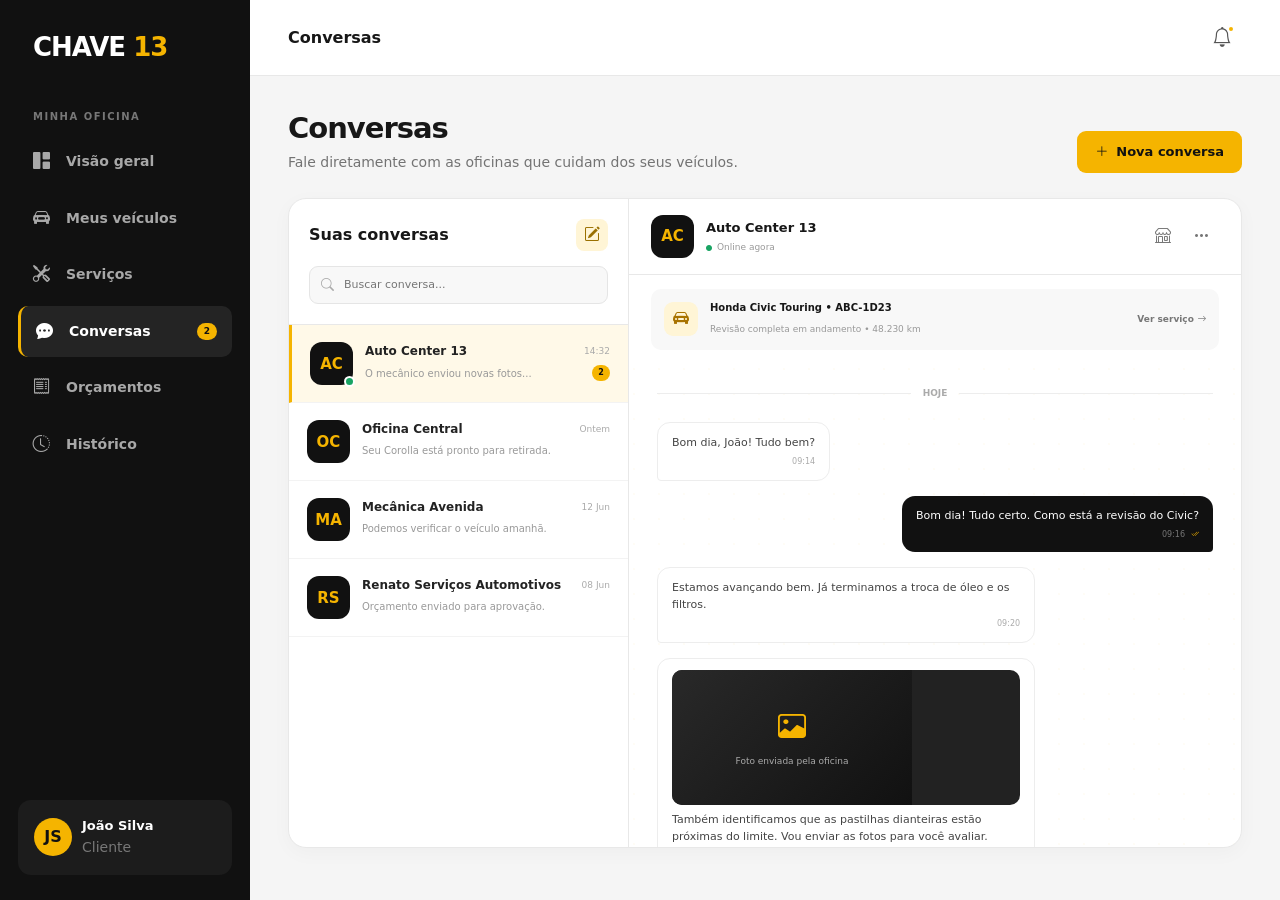
<file: frontend/conversas.html>
<!DOCTYPE html>
<html lang="pt-BR">

<head>

    <meta charset="UTF-8">

    <meta
        name="viewport"
        content="width=device-width, initial-scale=1.0"
    >

    <title>CHAVE13 - Conversas</title>


    <!-- Bootstrap -->
    <link
        href="https://cdn.jsdelivr.net/npm/bootstrap@5.3.8/dist/css/bootstrap.min.css"
        rel="stylesheet"
    >

    <!-- Bootstrap Icons -->
    <link
        rel="stylesheet"
        href="https://cdn.jsdelivr.net/npm/bootstrap-icons@1.11.3/font/bootstrap-icons.min.css"
    >


    <style>

        :root {
            --amarelo: #f5b400;
            --amarelo-hover: #dca300;

            --preto: #111111;
            --preto-2: #181818;

            --cinza-bg: #f5f5f5;
            --cinza: #737373;

            --borda: #e8e8e8;

            --verde: #19a463;
            --azul: #3478f6;
        }


        * {
            box-sizing: border-box;
        }


        body {
            margin: 0;

            background: var(--cinza-bg);

            color: #171717;

            font-family:
                Inter,
                system-ui,
                -apple-system,
                BlinkMacSystemFont,
                "Segoe UI",
                sans-serif;
        }


        a {
            text-decoration: none;
        }


        /* ==================================================
           SIDEBAR
        ================================================== */

        .sidebar {
            position: fixed;

            left: 0;
            top: 0;

            width: 250px;
            height: 100vh;

            background: var(--preto);

            color: white;

            padding: 28px 18px;

            z-index: 1000;
        }


        .logo {
            padding: 0 15px;

            margin-bottom: 42px;

            font-size: 26px;

            font-weight: 900;

            letter-spacing: -1px;
        }


        .logo span {
            color: var(--amarelo);
        }


        .menu-title {
            padding: 0 15px;

            margin-bottom: 12px;

            color: #777;

            font-size: 10px;

            font-weight: 800;

            text-transform: uppercase;

            letter-spacing: 1.5px;
        }


        .menu {
            display: flex;

            flex-direction: column;

            gap: 5px;
        }


        .menu a {
            display: flex;

            align-items: center;

            gap: 13px;

            padding: 13px 15px;

            border-radius: 10px;

            color: #a8a8a8;

            font-size: 14px;

            font-weight: 600;

            transition: .2s;
        }


        .menu a:hover {
            background: #242424;

            color: white;
        }


        .menu a.active {
            background: #242424;

            color: white;

            border-left: 3px solid var(--amarelo);
        }


        .menu i {
            width: 20px;

            font-size: 17px;
        }


        .menu-badge {
            margin-left: auto;

            min-width: 20px;

            padding: 2px 6px;

            border-radius: 20px;

            background: var(--amarelo);

            color: #111;

            text-align: center;

            font-size: 9px;

            font-weight: 900;
        }


        .sidebar-bottom {
            position: absolute;

            left: 18px;
            right: 18px;

            bottom: 25px;

            padding: 16px;

            border-radius: 13px;

            background: #1c1c1c;
        }


        .user-mini {
            display: flex;

            align-items: center;

            gap: 10px;
        }


        .avatar {
            width: 38px;
            height: 38px;

            display: flex;

            align-items: center;
            justify-content: center;

            border-radius: 50%;

            background: var(--amarelo);

            color: #111;

            font-weight: 800;
        }


        .user-mini strong {
            display: block;

            color: white;

            font-size: 13px;
        }


        .user-mini small {
            color: #777;
        }


        /* ==================================================
           MAIN
        ================================================== */

        .main {
            margin-left: 250px;

            min-height: 100vh;
        }


        /* ==================================================
           TOPBAR
        ================================================== */

        .topbar {
            height: 76px;

            display: flex;

            align-items: center;

            justify-content: space-between;

            padding: 0 38px;

            background: white;

            border-bottom: 1px solid var(--borda);
        }


        .topbar h6 {
            margin: 0;

            font-weight: 800;
        }


        .notification {
            position: relative;

            width: 40px;
            height: 40px;

            display: flex;

            align-items: center;

            justify-content: center;

            border-radius: 50%;

            color: #555;
        }


        .notification:hover {
            background: #f5f5f5;
        }


        .notification-dot {
            position: absolute;

            width: 8px;
            height: 8px;

            right: 7px;
            top: 7px;

            background: var(--amarelo);

            border: 2px solid white;

            border-radius: 50%;
        }


        /* ==================================================
           CONTENT
        ================================================== */

        .content {
            padding: 35px 38px 50px;

            max-width: 1500px;
        }


        .page-header {
            display: flex;

            align-items: flex-end;

            justify-content: space-between;

            margin-bottom: 25px;
        }


        .page-header h1 {
            margin: 0 0 6px;

            font-size: 29px;

            font-weight: 850;

            letter-spacing: -1px;
        }


        .page-header p {
            margin: 0;

            color: var(--cinza);

            font-size: 14px;
        }


        .btn-yellow {
            display: inline-flex;

            align-items: center;

            justify-content: center;

            gap: 8px;

            padding: 11px 18px;

            border: 0;

            border-radius: 9px;

            background: var(--amarelo);

            color: #111;

            font-size: 13px;

            font-weight: 800;

            transition: .2s;
        }


        .btn-yellow:hover {
            background: var(--amarelo-hover);

            color: #111;

            transform: translateY(-1px);
        }


        /* ==================================================
           CHAT AREA
        ================================================== */

        .chat-wrapper {
            display: grid;

            grid-template-columns: 340px 1fr;

            height: 650px;

            overflow: hidden;

            background: white;

            border: 1px solid var(--borda);

            border-radius: 18px;

            box-shadow: 0 5px 20px rgba(0,0,0,.03);
        }


        /* ==================================================
           CONVERSAS
        ================================================== */

        .conversation-list {
            overflow-y: auto;

            border-right: 1px solid var(--borda);
        }


        .conversation-header {
            padding: 20px;

            border-bottom: 1px solid var(--borda);
        }


        .conversation-header-top {
            display: flex;

            align-items: center;

            justify-content: space-between;

            margin-bottom: 15px;
        }


        .conversation-header h3 {
            margin: 0;

            font-size: 16px;

            font-weight: 850;
        }


        .new-chat {
            width: 32px;
            height: 32px;

            display: flex;

            align-items: center;
            justify-content: center;

            border: none;

            border-radius: 8px;

            background: #fff5d6;

            color: #9a7000;

            cursor: pointer;
        }


        .search-box {
            position: relative;
        }


        .search-box i {
            position: absolute;

            left: 12px;
            top: 50%;

            transform: translateY(-50%);

            color: #aaa;

            font-size: 13px;
        }


        .search-box input {
            width: 100%;

            padding: 10px 12px 10px 34px;

            border: 1px solid #e5e5e5;

            border-radius: 9px;

            outline: none;

            background: #f8f8f8;

            font-size: 11px;
        }


        .search-box input:focus {
            border-color: var(--amarelo);
        }


        .conversation {
            display: flex;

            gap: 12px;

            padding: 17px 18px;

            cursor: pointer;

            border-bottom: 1px solid #f3f3f3;

            transition: .15s;
        }


        .conversation:hover {
            background: #fafafa;
        }


        .conversation.active {
            background: #fff9e8;

            border-left: 3px solid var(--amarelo);
        }


        .conversation-avatar {
            position: relative;

            flex-shrink: 0;

            width: 43px;
            height: 43px;

            display: flex;

            align-items: center;
            justify-content: center;

            border-radius: 12px;

            background: #111;

            color: var(--amarelo);

            font-size: 15px;

            font-weight: 850;
        }


        .online {
            position: absolute;

            right: -2px;
            bottom: -2px;

            width: 11px;
            height: 11px;

            border: 2px solid white;

            border-radius: 50%;

            background: var(--verde);
        }


        .conversation-content {
            min-width: 0;

            flex: 1;
        }


        .conversation-top {
            display: flex;

            align-items: center;

            justify-content: space-between;

            gap: 5px;
        }


        .conversation-top strong {
            overflow: hidden;

            color: #222;

            font-size: 12px;

            text-overflow: ellipsis;

            white-space: nowrap;
        }


        .conversation-top time {
            flex-shrink: 0;

            color: #aaa;

            font-size: 9px;
        }


        .conversation-message {
            display: flex;

            align-items: center;

            justify-content: space-between;

            gap: 7px;

            margin-top: 5px;
        }


        .conversation-message span {
            overflow: hidden;

            color: #999;

            font-size: 10px;

            text-overflow: ellipsis;

            white-space: nowrap;
        }


        .unread {
            min-width: 18px;

            padding: 2px 5px;

            border-radius: 20px;

            background: var(--amarelo);

            color: #111;

            text-align: center;

            font-size: 8px;

            font-weight: 900;
        }


        /* ==================================================
           CHAT
        ================================================== */

        .chat {
            display: flex;

            flex-direction: column;

            min-width: 0;
        }


        .chat-header {
            display: flex;

            align-items: center;

            justify-content: space-between;

            min-height: 76px;

            padding: 15px 22px;

            border-bottom: 1px solid var(--borda);
        }


        .chat-person {
            display: flex;

            align-items: center;

            gap: 12px;
        }


        .chat-person-avatar {
            width: 43px;
            height: 43px;

            display: flex;

            align-items: center;
            justify-content: center;

            border-radius: 12px;

            background: #111;

            color: var(--amarelo);

            font-size: 15px;

            font-weight: 850;
        }


        .chat-person strong {
            display: block;

            font-size: 13px;
        }


        .chat-person span {
            display: flex;

            align-items: center;

            gap: 5px;

            margin-top: 3px;

            color: #999;

            font-size: 9px;
        }


        .online-text {
            color: var(--verde);
        }


        .chat-actions {
            display: flex;

            gap: 5px;
        }


        .chat-action {
            width: 34px;
            height: 34px;

            display: flex;

            align-items: center;
            justify-content: center;

            border: 0;

            border-radius: 8px;

            background: transparent;

            color: #777;

            cursor: pointer;
        }


        .chat-action:hover {
            background: #f5f5f5;

            color: #222;
        }


        /* ==================================================
           VEHICLE CONTEXT
        ================================================== */

        .vehicle-context {
            display: flex;

            align-items: center;

            gap: 12px;

            margin: 14px 22px;

            padding: 11px 13px;

            border-radius: 10px;

            background: #f8f8f8;
        }


        .vehicle-context-icon {
            width: 34px;
            height: 34px;

            display: flex;

            align-items: center;
            justify-content: center;

            border-radius: 9px;

            background: #fff5d6;

            color: #a87300;
        }


        .vehicle-context strong {
            display: block;

            font-size: 10px;
        }


        .vehicle-context span {
            color: #999;

            font-size: 9px;
        }


        .vehicle-context a {
            margin-left: auto;

            color: #777;

            font-size: 9px;

            font-weight: 800;
        }


        /* ==================================================
           MESSAGES
        ================================================== */

        .messages {
            flex: 1;

            overflow-y: auto;

            padding: 15px 28px 25px;

            background:
                radial-gradient(
                    circle at 20% 20%,
                    rgba(245,180,0,.035) 0,
                    rgba(245,180,0,.035) 1px,
                    transparent 1px
                );

            background-size: 25px 25px;
        }


        .day-separator {
            display: flex;

            align-items: center;

            gap: 12px;

            margin: 8px 0 22px;

            color: #aaa;

            font-size: 9px;

            font-weight: 700;
        }


        .day-separator::before,
        .day-separator::after {
            content: "";

            flex: 1;

            height: 1px;

            background: #ededed;
        }


        .message-row {
            display: flex;

            margin-bottom: 15px;
        }


        .message-row.received {
            justify-content: flex-start;
        }


        .message-row.sent {
            justify-content: flex-end;
        }


        .message {
            max-width: 68%;

            padding: 11px 14px;

            border-radius: 13px;

            font-size: 11px;

            line-height: 1.55;
        }


        .received .message {
            border-bottom-left-radius: 4px;

            background: white;

            border: 1px solid #ededed;

            color: #444;
        }


        .sent .message {
            border-bottom-right-radius: 4px;

            background: var(--preto);

            color: white;
        }


        .message-meta {
            display: flex;

            justify-content: flex-end;

            gap: 6px;

            margin-top: 5px;

            color: #aaa;

            font-size: 8px;
        }


        .sent .message-meta {
            color: #777;
        }


        .message-meta i {
            color: var(--amarelo);
        }


        /* ==================================================
           IMAGE MESSAGE
        ================================================== */

        .photo-message {
            overflow: hidden;

            margin-bottom: 6px;

            border-radius: 10px;

            background: #222;
        }


        .photo-placeholder {
            width: 240px;
            height: 135px;

            display: flex;

            flex-direction: column;

            align-items: center;
            justify-content: center;

            background:
                linear-gradient(
                    135deg,
                    #292929,
                    #111
                );

            color: #aaa;
        }


        .photo-placeholder i {
            margin-bottom: 6px;

            color: var(--amarelo);

            font-size: 28px;
        }


        .photo-placeholder span {
            font-size: 9px;
        }


        /* ==================================================
           QUICK ACTIONS
        ================================================== */

        .quick-actions {
            display: flex;

            gap: 7px;

            padding: 10px 22px;

            border-top: 1px solid #f0f0f0;

            background: #fff;

            overflow-x: auto;
        }


        .quick-button {
            white-space: nowrap;

            padding: 7px 10px;

            border: 1px solid #e5e5e5;

            border-radius: 20px;

            background: white;

            color: #777;

            font-size: 9px;

            font-weight: 700;

            cursor: pointer;
        }


        .quick-button:hover {
            border-color: var(--amarelo);

            background: #fffaf0;

            color: #555;
        }


        /* ==================================================
           INPUT
        ================================================== */

        .chat-input-area {
            display: flex;

            align-items: center;

            gap: 8px;

            padding: 13px 18px;

            border-top: 1px solid var(--borda);

            background: white;
        }


        .input-action {
            width: 37px;
            height: 37px;

            flex-shrink: 0;

            display: flex;

            align-items: center;
            justify-content: center;

            border: none;

            border-radius: 9px;

            background: #f5f5f5;

            color: #777;

            cursor: pointer;
        }


        .input-action:hover {
            background: #eeeeee;

            color: #333;
        }


        .message-input {
            flex: 1;

            height: 40px;

            padding: 10px 14px;

            border: 1px solid #e4e4e4;

            border-radius: 10px;

            outline: none;

            font-size: 11px;
        }


        .message-input:focus {
            border-color: var(--amarelo);

            box-shadow: 0 0 0 3px rgba(245,180,0,.08);
        }


        .send-button {
            width: 40px;
            height: 40px;

            flex-shrink: 0;

            display: flex;

            align-items: center;
            justify-content: center;

            border: 0;

            border-radius: 10px;

            background: var(--amarelo);

            color: #111;

            cursor: pointer;

            transition: .2s;
        }


        .send-button:hover {
            background: var(--amarelo-hover);

            transform: translateY(-1px);
        }


        /* ==================================================
           RESPONSIVO
        ================================================== */

        @media (max-width: 1100px) {

            .sidebar {
                width: 210px;
            }

            .main {
                margin-left: 210px;
            }

            .content {
                padding: 25px;
            }

            .chat-wrapper {
                grid-template-columns: 290px 1fr;
            }

        }


        @media (max-width: 800px) {

            .sidebar {
                position: static;

                width: 100%;

                height: auto;

                padding: 15px;
            }


            .logo {
                margin-bottom: 15px;
            }


            .menu-title,
            .sidebar-bottom {
                display: none;
            }


            .menu {
                flex-direction: row;

                overflow-x: auto;
            }


            .menu a {
                white-space: nowrap;
            }


            .main {
                margin-left: 0;
            }


            .topbar {
                padding: 0 20px;
            }


            .content {
                padding: 22px 15px 40px;
            }


            .page-header {
                display: block;
            }


            .page-header .btn-yellow {
                margin-top: 16px;
            }


            .chat-wrapper {
                grid-template-columns: 1fr;

                height: auto;
            }


            .conversation-list {
                display: none;
            }


            .chat {
                min-height: 650px;
            }


            .message {
                max-width: 82%;
            }

        }

    </style>

</head>


<body>


    <!-- ==================================================
         SIDEBAR
    ================================================== -->

    <aside class="sidebar">

        <div class="logo">
            CHAVE <span>13</span>
        </div>


        <div class="menu-title">
            Minha oficina
        </div>


        <nav class="menu">

            <a href="/pagina/dashboard.html">
                <i class="bi bi-grid-1x2-fill"></i>
                Visão geral
            </a>


            <a href="/pagina/meus-veiculos.html">
                <i class="bi bi-car-front-fill"></i>
                Meus veículos
            </a>


            <a href="/pagina/servicos.html">
                <i class="bi bi-tools"></i>
                Serviços
            </a>


            <a
                href="/pagina/conversas.html"
                class="active"
            >
                <i class="bi bi-chat-dots-fill"></i>
                Conversas

                <span class="menu-badge">
                    2
                </span>

            </a>


            <a href="/pagina/orcamentos.html">
                <i class="bi bi-receipt"></i>
                Orçamentos
            </a>


            <a href="/pagina/historico.html">
                <i class="bi bi-clock-history"></i>
                Histórico
            </a>

        </nav>


        <div class="sidebar-bottom">

            <div class="user-mini">

                <div class="avatar">
                    JS
                </div>

                <div>
                    <strong>João Silva</strong>
                    <small>Cliente</small>
                </div>

            </div>

        </div>

    </aside>



    <!-- ==================================================
         MAIN
    ================================================== -->

    <main class="main">


        <!-- TOPBAR -->

        <header class="topbar">

            <h6>
                Conversas
            </h6>


            <a
                href="/pagina/producao"
                class="notification"
            >

                <i class="bi bi-bell fs-5"></i>

                <span class="notification-dot"></span>

            </a>

        </header>



        <!-- ==================================================
             CONTENT
        ================================================== -->

        <div class="content">


            <!-- HEADER -->

            <div class="page-header">

                <div>

                    <h1>
                        Conversas
                    </h1>

                    <p>
                        Fale diretamente com as oficinas que cuidam dos seus veículos.
                    </p>

                </div>


                <a
                    href="/pagina/producao"
                    class="btn-yellow"
                >

                    <i class="bi bi-plus-lg"></i>

                    Nova conversa

                </a>

            </div>



            <!-- ==================================================
                 CHAT
            ================================================== -->

            <div class="chat-wrapper">


                <!-- ==================================================
                     LISTA DE CONVERSAS
                ================================================== -->

                <aside class="conversation-list">


                    <div class="conversation-header">

                        <div class="conversation-header-top">

                            <h3>
                                Suas conversas
                            </h3>


                            <a
                                href="/pagina/producao"
                                class="new-chat"
                            >
                                <i class="bi bi-pencil-square"></i>
                            </a>

                        </div>


                        <div class="search-box">

                            <i class="bi bi-search"></i>

                            <input
                                type="text"
                                placeholder="Buscar conversa..."
                            >

                        </div>

                    </div>



                    <!-- CONVERSA 1 -->

                    <div class="conversation active">

                        <div class="conversation-avatar">

                            AC

                            <span class="online"></span>

                        </div>


                        <div class="conversation-content">

                            <div class="conversation-top">

                                <strong>
                                    Auto Center 13
                                </strong>

                                <time>
                                    14:32
                                </time>

                            </div>


                            <div class="conversation-message">

                                <span>
                                    O mecânico enviou novas fotos...
                                </span>

                                <b class="unread">
                                    2
                                </b>

                            </div>

                        </div>

                    </div>



                    <!-- CONVERSA 2 -->

                    <div class="conversation">

                        <div class="conversation-avatar">

                            OC

                        </div>


                        <div class="conversation-content">

                            <div class="conversation-top">

                                <strong>
                                    Oficina Central
                                </strong>

                                <time>
                                    Ontem
                                </time>

                            </div>


                            <div class="conversation-message">

                                <span>
                                    Seu Corolla está pronto para retirada.
                                </span>

                            </div>

                        </div>

                    </div>



                    <!-- CONVERSA 3 -->

                    <div class="conversation">

                        <div class="conversation-avatar">

                            MA

                        </div>


                        <div class="conversation-content">

                            <div class="conversation-top">

                                <strong>
                                    Mecânica Avenida
                                </strong>

                                <time>
                                    12 Jun
                                </time>

                            </div>


                            <div class="conversation-message">

                                <span>
                                    Podemos verificar o veículo amanhã.
                                </span>

                            </div>

                        </div>

                    </div>



                    <!-- CONVERSA 4 -->

                    <div class="conversation">

                        <div class="conversation-avatar">

                            RS

                        </div>


                        <div class="conversation-content">

                            <div class="conversation-top">

                                <strong>
                                    Renato Serviços Automotivos
                                </strong>

                                <time>
                                    08 Jun
                                </time>

                            </div>


                            <div class="conversation-message">

                                <span>
                                    Orçamento enviado para aprovação.
                                </span>

                            </div>

                        </div>

                    </div>


                </aside>



                <!-- ==================================================
                     CHAT PRINCIPAL
                ================================================== -->

                <section class="chat">


                    <!-- HEADER CHAT -->

                    <div class="chat-header">

                        <div class="chat-person">

                            <div class="chat-person-avatar">
                                AC
                            </div>


                            <div>

                                <strong>
                                    Auto Center 13
                                </strong>


                                <span>

                                    <i
                                        class="bi bi-circle-fill online-text"
                                        style="font-size: 6px;"
                                    ></i>

                                    Online agora

                                </span>

                            </div>

                        </div>


                        <div class="chat-actions">

                            <a
                                href="/pagina/producao"
                                class="chat-action"
                                title="Ver oficina"
                            >
                                <i class="bi bi-shop"></i>
                            </a>


                            <a
                                href="/pagina/producao"
                                class="chat-action"
                                title="Mais opções"
                            >
                                <i class="bi bi-three-dots"></i>
                            </a>

                        </div>

                    </div>



                    <!-- VEÍCULO -->

                    <div class="vehicle-context">

                        <div class="vehicle-context-icon">

                            <i class="bi bi-car-front-fill"></i>

                        </div>


                        <div>

                            <strong>
                                Honda Civic Touring • ABC-1D23
                            </strong>

                            <span>
                                Revisão completa em andamento • 48.230 km
                            </span>

                        </div>


                        <a href="/pagina/producao">

                            Ver serviço

                            <i class="bi bi-arrow-right"></i>

                        </a>

                    </div>



                    <!-- ==================================================
                         MENSAGENS
                    ================================================== -->

                    <div class="messages">


                        <div class="day-separator">
                            HOJE
                        </div>



                        <!-- RECEBIDA -->

                        <div class="message-row received">

                            <div class="message">

                                Bom dia, João! Tudo bem?

                                <div class="message-meta">

                                    09:14

                                </div>

                            </div>

                        </div>



                        <!-- ENVIADA -->

                        <div class="message-row sent">

                            <div class="message">

                                Bom dia! Tudo certo. Como está
                                a revisão do Civic?

                                <div class="message-meta">

                                    09:16

                                    <i class="bi bi-check2-all"></i>

                                </div>

                            </div>

                        </div>



                        <!-- RECEBIDA -->

                        <div class="message-row received">

                            <div class="message">

                                Estamos avançando bem. Já terminamos
                                a troca de óleo e os filtros.

                                <div class="message-meta">

                                    09:20

                                </div>

                            </div>

                        </div>



                        <!-- FOTO -->

                        <div class="message-row received">

                            <div class="message">

                                <div class="photo-message">

                                    <div class="photo-placeholder">

                                        <i class="bi bi-image"></i>

                                        <span>
                                            Foto enviada pela oficina
                                        </span>

                                    </div>

                                </div>


                                Também identificamos que as pastilhas
                                dianteiras estão próximas do limite.
                                Vou enviar as fotos para você avaliar.

                                <div class="message-meta">

                                    10:02

                                </div>

                            </div>

                        </div>



                        <!-- ENVIADA -->

                        <div class="message-row sent">

                            <div class="message">

                                Entendi. Pode me enviar o orçamento
                                da troca das pastilhas?

                                <div class="message-meta">

                                    10:05

                                    <i class="bi bi-check2-all"></i>

                                </div>

                            </div>

                        </div>



                        <!-- RECEBIDA -->

                        <div class="message-row received">

                            <div class="message">

                                Claro! Já preparei o orçamento.

                                <br><br>

                                O valor estimado é de
                                <strong>
                                    R$ 480,00
                                </strong>
                                com peças e mão de obra.

                                <div class="message-meta">

                                    10:09

                                </div>

                            </div>

                        </div>



                        <!-- ENVIADA -->

                        <div class="message-row sent">

                            <div class="message">

                                Perfeito. Vou analisar.

                                <div class="message-meta">

                                    10:11

                                    <i class="bi bi-check2-all"></i>

                                </div>

                            </div>

                        </div>



                        <!-- RECEBIDA -->

                        <div class="message-row received">

                            <div class="message">

                                Sem problema. A revisão principal
                                continua normalmente enquanto você
                                avalia.

                                <div class="message-meta">

                                    14:32

                                </div>

                            </div>

                        </div>


                    </div>



                    <!-- ==================================================
                         RESPOSTAS RÁPIDAS
                    ================================================== -->

                    <div class="quick-actions">

                        <a
                            href="/pagina/producao"
                            class="quick-button"
                        >
                            Como está o veículo?
                        </a>


                        <a
                            href="/pagina/producao"
                            class="quick-button"
                        >
                            Enviar foto
                        </a>


                        <a
                            href="/pagina/producao"
                            class="quick-button"
                        >
                            Pedir orçamento
                        </a>


                        <a
                            href="/pagina/producao"
                            class="quick-button"
                        >
                            Quando fica pronto?
                        </a>

                    </div>



                    <!-- ==================================================
                         INPUT
                    ================================================== -->

                    <div class="chat-input-area">

                        <a
                            href="/pagina/producao"
                            class="input-action"
                            title="Anexar arquivo"
                        >
                            <i class="bi bi-paperclip"></i>
                        </a>


                        <input
                            type="text"
                            class="message-input"
                            placeholder="Digite uma mensagem..."
                        >


                        <a
                            href="/pagina/producao"
                            class="input-action"
                            title="Enviar foto"
                        >
                            <i class="bi bi-camera"></i>
                        </a>


                        <a
                            href="/pagina/producao"
                            class="send-button"
                            title="Enviar mensagem"
                        >
                            <i class="bi bi-send-fill"></i>
                        </a>

                    </div>


                </section>

            </div>


        </div>

    </main>



    <!-- Bootstrap JS -->

    <script
        src="https://cdn.jsdelivr.net/npm/bootstrap@5.3.8/dist/js/bootstrap.bundle.min.js"
    ></script>

</body>

</html>
</file>
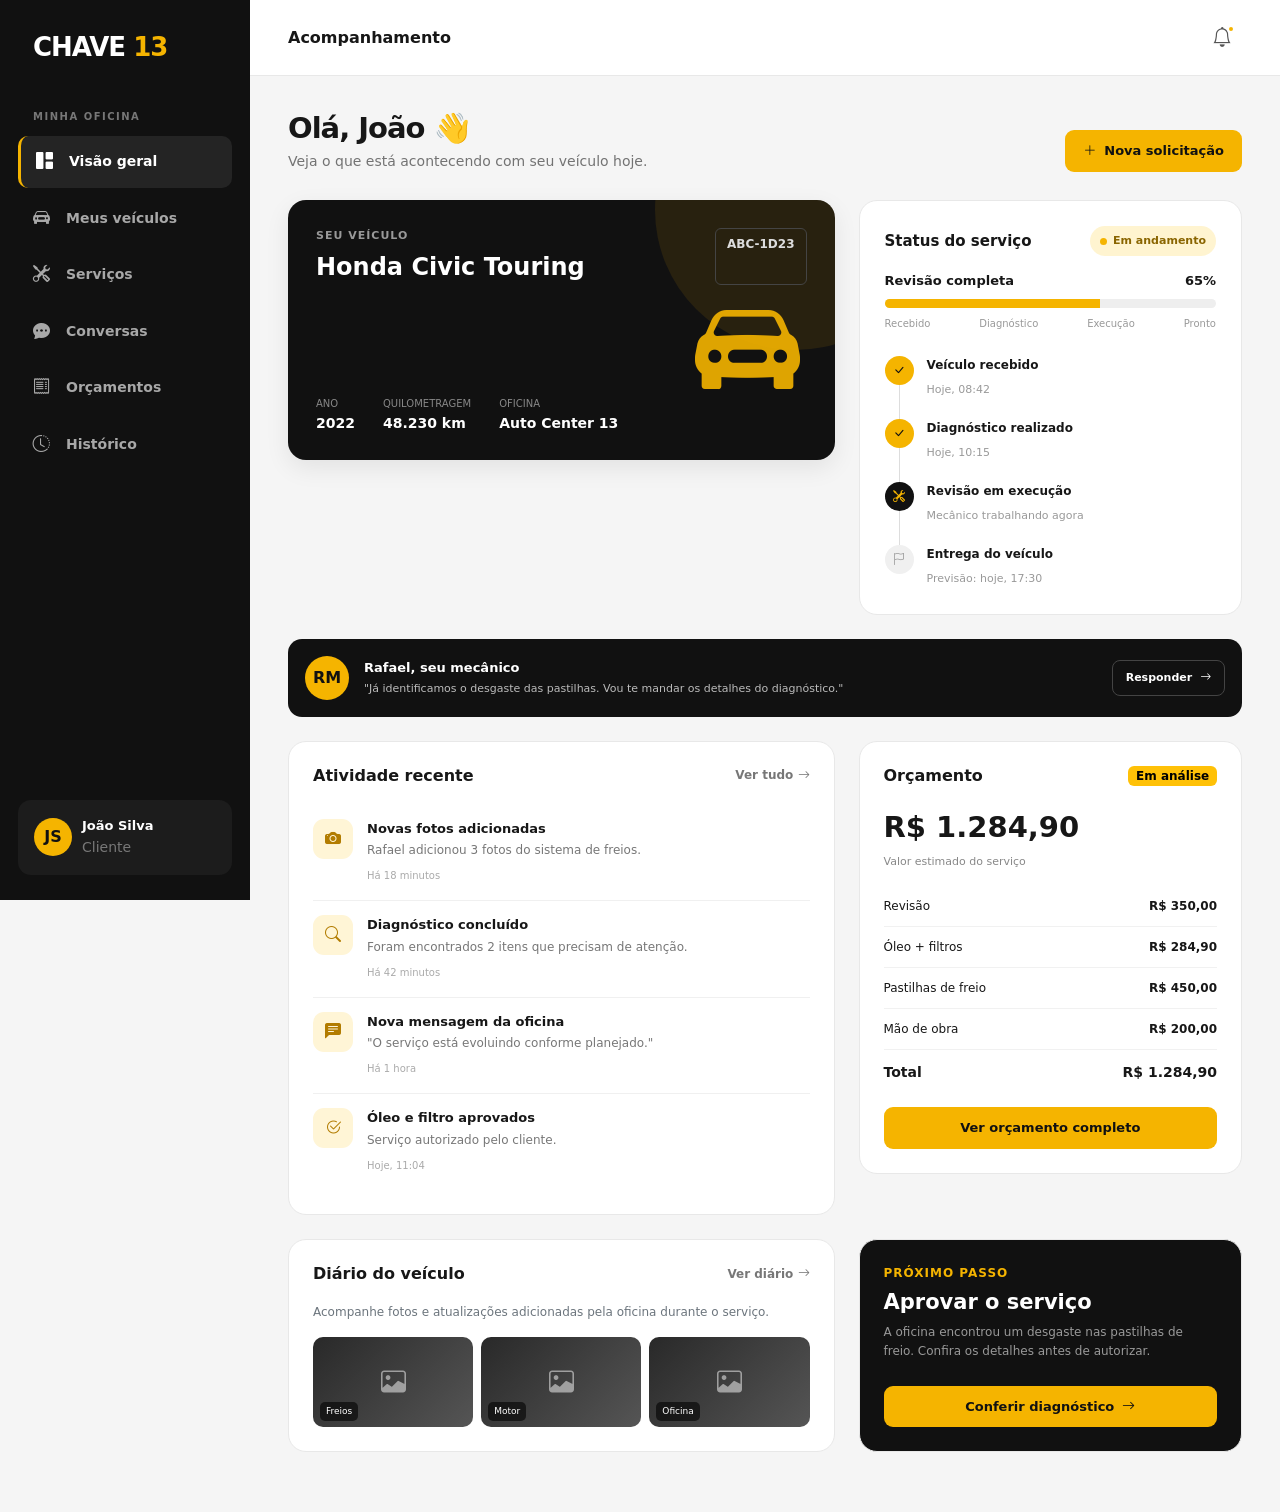
<file: frontend/dashboard.html>
<!DOCTYPE html>
<html lang="pt-BR">

<head>

    <meta charset="UTF-8">

    <meta
        name="viewport"
        content="width=device-width, initial-scale=1.0"
    >

    <title>CHAVE13 - Meu veículo</title>


    <!-- Bootstrap 5.3.8 -->
    <link
        href="https://cdn.jsdelivr.net/npm/bootstrap@5.3.8/dist/css/bootstrap.min.css"
        rel="stylesheet"
        integrity="sha384-sRIl4kxILFvY47J16cr9ZwB07vP4J8+LH7qKQnuqkuIAvNWLzeN8tE5YBujZqJLB"
        crossorigin="anonymous"
    >


    <!-- Bootstrap Icons -->
    <link
        rel="stylesheet"
        href="https://cdn.jsdelivr.net/npm/bootstrap-icons@1.11.3/font/bootstrap-icons.min.css"
    >


    <style>

        :root {
            --amarelo: #f5b400;
            --amarelo-hover: #dca300;
            --preto: #111111;
            --preto-2: #181818;
            --cinza-bg: #f5f5f5;
            --cinza: #737373;
            --borda: #e8e8e8;
            --verde: #19a463;
            --azul: #3478f6;
        }


        * {
            box-sizing: border-box;
        }


        body {
            margin: 0;
            background: var(--cinza-bg);
            color: #171717;

            font-family:
                Inter,
                system-ui,
                -apple-system,
                BlinkMacSystemFont,
                "Segoe UI",
                sans-serif;
        }


        a {
            text-decoration: none;
        }


        /* =========================================
           SIDEBAR
        ========================================= */

        .sidebar {
            position: fixed;
            left: 0;
            top: 0;

            width: 250px;
            height: 100vh;

            background: var(--preto);

            color: white;

            padding: 28px 18px;

            z-index: 1000;
        }


        .logo {
            padding: 0 15px;
            margin-bottom: 42px;

            font-size: 26px;
            font-weight: 900;
            letter-spacing: -1px;
        }


        .logo span {
            color: var(--amarelo);
        }


        .menu-title {
            padding: 0 15px;
            margin-bottom: 12px;

            color: #777;
            font-size: 10px;
            font-weight: 800;

            text-transform: uppercase;
            letter-spacing: 1.5px;
        }


        .menu {
            display: flex;
            flex-direction: column;
            gap: 5px;
        }


        .menu a {
            display: flex;
            align-items: center;
            gap: 13px;

            padding: 13px 15px;

            border-radius: 10px;

            color: #a8a8a8;

            font-size: 14px;
            font-weight: 600;

            transition: .2s;
        }


        .menu a:hover,
        .menu a.active {
            background: #242424;
            color: white;
        }


        .menu a.active {
            border-left: 3px solid var(--amarelo);
        }


        .menu i {
            width: 20px;
            font-size: 17px;
        }


        .sidebar-bottom {
            position: absolute;
            left: 18px;
            right: 18px;
            bottom: 25px;

            padding: 16px;

            border-radius: 13px;

            background: #1c1c1c;
        }


        .user-mini {
            display: flex;
            align-items: center;
            gap: 10px;
        }


        .avatar {
            width: 38px;
            height: 38px;

            display: flex;
            align-items: center;
            justify-content: center;

            border-radius: 50%;

            background: var(--amarelo);
            color: #111;

            font-weight: 800;
        }


        .user-mini strong {
            display: block;
            color: white;
            font-size: 13px;
        }


        .user-mini small {
            color: #777;
        }


        /* =========================================
           CONTEÚDO
        ========================================= */

        .main {
            margin-left: 250px;
            min-height: 100vh;
        }


        .topbar {
            height: 76px;

            display: flex;
            align-items: center;
            justify-content: space-between;

            padding: 0 38px;

            background: white;
            border-bottom: 1px solid var(--borda);
        }


        .topbar h6 {
            margin: 0;
            font-weight: 800;
        }


        .notification {
            position: relative;

            width: 40px;
            height: 40px;

            display: flex;
            align-items: center;
            justify-content: center;

            border-radius: 50%;

            color: #555;

            cursor: pointer;
        }


        .notification:hover {
            background: #f5f5f5;
        }


        .notification-dot {
            position: absolute;

            width: 8px;
            height: 8px;

            right: 7px;
            top: 7px;

            background: var(--amarelo);

            border: 2px solid white;

            border-radius: 50%;
        }


        .content {
            padding: 35px 38px 60px;
            max-width: 1500px;
        }


        /* =========================================
           SAUDAÇÃO
        ========================================= */

        .welcome {
            display: flex;
            align-items: flex-end;
            justify-content: space-between;

            margin-bottom: 28px;
        }


        .welcome h1 {
            margin: 0 0 5px;

            font-size: 29px;
            font-weight: 850;
            letter-spacing: -1px;
        }


        .welcome p {
            margin: 0;
            color: var(--cinza);
            font-size: 14px;
        }


        .btn-yellow {
            display: inline-flex;
            align-items: center;
            gap: 8px;

            padding: 11px 18px;

            border: 0;
            border-radius: 9px;

            background: var(--amarelo);
            color: #111;

            font-size: 13px;
            font-weight: 800;

            transition: .2s;
        }


        .btn-yellow:hover {
            background: var(--amarelo-hover);
            color: #111;
            transform: translateY(-1px);
        }


        /* =========================================
           CARD VEÍCULO
        ========================================= */

        .vehicle-card {
            position: relative;
            overflow: hidden;

            min-height: 260px;

            padding: 28px;

            border-radius: 18px;

            background: var(--preto);

            color: white;

            box-shadow: 0 8px 25px rgba(0, 0, 0, .08);
        }


        .vehicle-card::after {
            content: "";

            position: absolute;

            width: 280px;
            height: 280px;

            right: -100px;
            top: -130px;

            border-radius: 50%;

            background: rgba(245, 180, 0, .10);
        }


        .vehicle-top {
            position: relative;
            z-index: 2;

            display: flex;
            justify-content: space-between;
        }


        .vehicle-label {
            color: #999;

            font-size: 11px;
            font-weight: 700;

            text-transform: uppercase;
            letter-spacing: 1px;
        }


        .vehicle-name {
            margin-top: 5px;

            font-size: 24px;
            font-weight: 800;
        }


        .plate {
            padding: 6px 11px;

            border: 1px solid #444;
            border-radius: 6px;

            color: #ddd;

            font-size: 12px;
            font-weight: 700;
        }


        .car-icon {
            position: absolute;

            right: 35px;
            bottom: 27px;

            color: var(--amarelo);

            font-size: 105px;
            opacity: .9;
        }


        .vehicle-info {
            position: absolute;

            left: 28px;
            bottom: 25px;

            display: flex;
            gap: 28px;

            z-index: 2;
        }


        .vehicle-info small {
            display: block;

            color: #888;

            font-size: 10px;
            text-transform: uppercase;
        }


        .vehicle-info strong {
            font-size: 14px;
        }


        /* =========================================
           STATUS
        ========================================= */

        .status-card {
            height: 100%;

            padding: 25px;

            border: 1px solid var(--borda);
            border-radius: 18px;

            background: white;
        }


        .section-title {
            margin-bottom: 20px;

            font-size: 15px;
            font-weight: 800;
        }


        .status-header {
            display: flex;
            justify-content: space-between;
            align-items: center;

            margin-bottom: 15px;
        }


        .status-badge {
            display: inline-flex;
            align-items: center;
            gap: 6px;

            padding: 7px 10px;

            border-radius: 20px;

            background: #fff4d0;
            color: #8a6500;

            font-size: 11px;
            font-weight: 800;
        }


        .status-dot {
            width: 7px;
            height: 7px;

            border-radius: 50%;

            background: var(--amarelo);
        }


        .progress {
            height: 9px;

            background: #eeeeee;

            border-radius: 10px;
        }


        .progress-bar {
            background: var(--amarelo);
        }


        .progress-labels {
            display: flex;
            justify-content: space-between;

            margin-top: 8px;

            color: #999;
            font-size: 10px;
        }


        /* =========================================
           TIMELINE
        ========================================= */

        .timeline {
            margin-top: 25px;
        }


        .timeline-item {
            position: relative;

            display: flex;
            gap: 13px;

            padding-bottom: 19px;
        }


        .timeline-item:last-child {
            padding-bottom: 0;
        }


        .timeline-icon {
            position: relative;
            z-index: 2;

            min-width: 29px;
            height: 29px;

            display: flex;
            align-items: center;
            justify-content: center;

            border-radius: 50%;

            background: #f0f0f0;
            color: #999;

            font-size: 12px;
        }


        .timeline-item.done .timeline-icon {
            background: var(--amarelo);
            color: #111;
        }


        .timeline-item.current .timeline-icon {
            background: #111;
            color: var(--amarelo);
        }


        .timeline-item:not(:last-child)::after {
            content: "";

            position: absolute;

            left: 14px;
            top: 29px;
            bottom: 0;

            width: 1px;

            background: #ddd;
        }


        .timeline-text strong {
            display: block;

            margin-bottom: 2px;

            font-size: 12px;
        }


        .timeline-text span {
            color: #999;
            font-size: 11px;
        }


        /* =========================================
           CARDS
        ========================================= */

        .white-card {
            padding: 24px;

            border: 1px solid var(--borda);
            border-radius: 18px;

            background: white;
        }


        .card-header-custom {
            display: flex;
            justify-content: space-between;
            align-items: center;

            margin-bottom: 20px;
        }


        .card-header-custom h3 {
            margin: 0;

            font-size: 16px;
            font-weight: 800;
        }


        .see-all {
            color: #777;

            font-size: 12px;
            font-weight: 700;
        }


        .see-all:hover {
            color: #111;
        }


        /* =========================================
           ATIVIDADE
        ========================================= */

        .activity {
            display: flex;
            gap: 14px;

            padding: 14px 0;

            border-bottom: 1px solid #f0f0f0;
        }


        .activity:last-child {
            border-bottom: 0;
        }


        .activity-icon {
            width: 40px;
            height: 40px;

            min-width: 40px;

            display: flex;
            align-items: center;
            justify-content: center;

            border-radius: 11px;

            background: #fff5d6;
            color: #b27c00;
        }


        .activity-content {
            flex: 1;
        }


        .activity-content strong {
            display: block;

            font-size: 13px;
        }


        .activity-content p {
            margin: 3px 0;

            color: #777;

            font-size: 12px;
        }


        .activity-time {
            color: #aaa;
            font-size: 10px;
        }


        /* =========================================
           ORÇAMENTO
        ========================================= */

        .budget-value {
            margin-bottom: 4px;

            font-size: 29px;
            font-weight: 850;
        }


        .budget-sub {
            color: #888;
            font-size: 11px;
        }


        .budget-row {
            display: flex;
            justify-content: space-between;

            padding: 11px 0;

            border-bottom: 1px solid #f1f1f1;

            font-size: 12px;
        }


        .budget-row span:last-child {
            font-weight: 700;
        }


        .budget-total {
            display: flex;
            justify-content: space-between;

            margin-top: 12px;

            font-size: 14px;
            font-weight: 850;
        }


        /* =========================================
           MENSAGEM
        ========================================= */

        .message-box {
            display: flex;
            align-items: center;
            gap: 15px;

            padding: 17px;

            border-radius: 14px;

            background: #111;

            color: white;
        }


        .mechanic-avatar {
            width: 44px;
            height: 44px;

            min-width: 44px;

            display: flex;
            align-items: center;
            justify-content: center;

            border-radius: 50%;

            background: var(--amarelo);
            color: #111;

            font-weight: 800;
        }


        .message-box strong {
            display: block;
            font-size: 13px;
        }


        .message-box p {
            margin: 3px 0 0;

            color: #bbb;

            font-size: 11px;
        }


        .message-button {
            margin-left: auto;

            padding: 9px 13px;

            border: 1px solid #444;
            border-radius: 8px;

            background: transparent;
            color: white;

            font-size: 11px;
            font-weight: 700;
        }


        .message-button:hover {
            background: #292929;
        }


        /* =========================================
           FOTOS
        ========================================= */

        .photo-grid {
            display: grid;

            grid-template-columns: repeat(3, 1fr);

            gap: 8px;
        }


        .photo {
            height: 90px;

            display: flex;
            align-items: center;
            justify-content: center;

            border-radius: 10px;

            background:
                linear-gradient(
                    135deg,
                    #292929,
                    #555
                );

            color: white;

            overflow: hidden;

            position: relative;
        }


        .photo i {
            font-size: 25px;
            opacity: .5;
        }


        .photo span {
            position: absolute;

            left: 7px;
            bottom: 6px;

            padding: 3px 6px;

            border-radius: 5px;

            background: rgba(0,0,0,.6);

            font-size: 9px;
        }


        /* =========================================
           RESPONSIVO
        ========================================= */

        @media (max-width: 1100px) {

            .sidebar {
                width: 210px;
            }

            .main {
                margin-left: 210px;
            }

            .content {
                padding: 25px;
            }

            .car-icon {
                opacity: .35;
            }

        }


        @media (max-width: 800px) {

            .sidebar {
                position: static;

                width: 100%;
                height: auto;

                padding: 15px;
            }

            .logo {
                margin-bottom: 15px;
            }

            .menu-title,
            .sidebar-bottom {
                display: none;
            }

            .menu {
                flex-direction: row;
                overflow-x: auto;
            }

            .menu a {
                white-space: nowrap;
            }

            .main {
                margin-left: 0;
            }

            .topbar {
                padding: 0 20px;
            }

            .content {
                padding: 25px 18px 45px;
            }

            .welcome {
                display: block;
            }

            .welcome .btn-yellow {
                margin-top: 18px;
            }

        }


        @media (max-width: 500px) {

            .vehicle-info {
                gap: 15px;
            }

            .car-icon {
                display: none;
            }

            .vehicle-card {
                min-height: 235px;
            }

            .photo {
                height: 75px;
            }

        }

    </style>

</head>


<body>


    <!-- =========================================
         SIDEBAR
    ========================================= -->

    <aside class="sidebar">

        <div class="logo">
            CHAVE <span>13</span>
        </div>


        <div class="menu-title">
            Minha oficina
        </div>


        <nav class="menu">

            <a
                href="/pagina/dashboard.html"
                class="active"
            >
                <i class="bi bi-grid-1x2-fill"></i>
                Visão geral
            </a>


            <a href="/pagina/meus-veiculos.html">
                <i class="bi bi-car-front-fill"></i>
                Meus veículos
            </a>


            <a href="/pagina/servicos.html">
                <i class="bi bi-tools"></i>
                Serviços
            </a>


            <a href="/pagina/conversas.html">
                <i class="bi bi-chat-dots-fill"></i>
                Conversas
            </a>


            <a href="/pagina/orcamentos.html">
                <i class="bi bi-receipt"></i>
                Orçamentos
            </a>


            <a href="/pagina/historico.html">
                <i class="bi bi-clock-history"></i>
                Histórico
            </a>

        </nav>


        <div class="sidebar-bottom">

            <div class="user-mini">

                <div class="avatar">
                    JS
                </div>

                <div>
                    <strong>João Silva</strong>
                    <small>Cliente</small>
                </div>

            </div>

        </div>

    </aside>



    <!-- =========================================
         CONTEÚDO
    ========================================= -->

    <main class="main">


        <!-- TOPBAR -->

        <header class="topbar">

            <div>
                <h6>
                    Acompanhamento
                </h6>
            </div>


            <a
                href="/pagina/producao"
                class="notification"
                title="Notificações"
            >

                <i class="bi bi-bell fs-5"></i>

                <span class="notification-dot"></span>

            </a>

        </header>



        <!-- CONTEÚDO -->

        <div class="content">


            <!-- SAUDAÇÃO -->

            <div class="welcome">

                <div>

                    <h1>
                        Olá, João 👋
                    </h1>

                    <p>
                        Veja o que está acontecendo com seu veículo hoje.
                    </p>

                </div>


                <a
                    href="/pagina/producao"
                    class="btn-yellow"
                >
                    <i class="bi bi-plus-lg"></i>
                    Nova solicitação
                </a>

            </div>



            <!-- =====================================
                 VEÍCULO + STATUS
            ====================================== -->

            <div class="row g-4 mb-4">


                <!-- VEÍCULO -->

                <div class="col-lg-7">

                    <a
                        href="/pagina/producao"
                        class="text-decoration-none"
                    >

                        <div class="vehicle-card">

                            <div class="vehicle-top">

                                <div>

                                    <div class="vehicle-label">
                                        Seu veículo
                                    </div>

                                    <div class="vehicle-name">
                                        Honda Civic Touring
                                    </div>

                                </div>


                                <div class="plate">
                                    ABC-1D23
                                </div>

                            </div>


                            <i class="bi bi-car-front-fill car-icon"></i>


                            <div class="vehicle-info">

                                <div>
                                    <small>
                                        Ano
                                    </small>

                                    <strong>
                                        2022
                                    </strong>
                                </div>


                                <div>
                                    <small>
                                        Quilometragem
                                    </small>

                                    <strong>
                                        48.230 km
                                    </strong>
                                </div>


                                <div>
                                    <small>
                                        Oficina
                                    </small>

                                    <strong>
                                        Auto Center 13
                                    </strong>
                                </div>

                            </div>

                        </div>

                    </a>

                </div>



                <!-- STATUS -->

                <div class="col-lg-5">

                    <div class="status-card">

                        <div class="status-header">

                            <div class="section-title mb-0">
                                Status do serviço
                            </div>


                            <div class="status-badge">

                                <span class="status-dot"></span>

                                Em andamento

                            </div>

                        </div>


                        <div class="d-flex justify-content-between mb-2">

                            <strong style="font-size: 13px;">
                                Revisão completa
                            </strong>

                            <strong style="font-size: 13px;">
                                65%
                            </strong>

                        </div>


                        <div class="progress">

                            <div
                                class="progress-bar"
                                style="width: 65%"
                            ></div>

                        </div>


                        <div class="progress-labels">

                            <span>
                                Recebido
                            </span>

                            <span>
                                Diagnóstico
                            </span>

                            <span>
                                Execução
                            </span>

                            <span>
                                Pronto
                            </span>

                        </div>



                        <div class="timeline">

                            <div class="timeline-item done">

                                <div class="timeline-icon">
                                    <i class="bi bi-check-lg"></i>
                                </div>

                                <div class="timeline-text">

                                    <strong>
                                        Veículo recebido
                                    </strong>

                                    <span>
                                        Hoje, 08:42
                                    </span>

                                </div>

                            </div>


                            <div class="timeline-item done">

                                <div class="timeline-icon">
                                    <i class="bi bi-check-lg"></i>
                                </div>

                                <div class="timeline-text">

                                    <strong>
                                        Diagnóstico realizado
                                    </strong>

                                    <span>
                                        Hoje, 10:15
                                    </span>

                                </div>

                            </div>


                            <div class="timeline-item current">

                                <div class="timeline-icon">
                                    <i class="bi bi-tools"></i>
                                </div>

                                <div class="timeline-text">

                                    <strong>
                                        Revisão em execução
                                    </strong>

                                    <span>
                                        Mecânico trabalhando agora
                                    </span>

                                </div>

                            </div>


                            <div class="timeline-item">

                                <div class="timeline-icon">
                                    <i class="bi bi-flag"></i>
                                </div>

                                <div class="timeline-text">

                                    <strong>
                                        Entrega do veículo
                                    </strong>

                                    <span>
                                        Previsão: hoje, 17:30
                                    </span>

                                </div>

                            </div>

                        </div>

                    </div>

                </div>

            </div>



            <!-- =====================================
                 MENSAGEM
            ====================================== -->

            <div class="row mb-4">

                <div class="col-12">

                    <div class="message-box">

                        <div class="mechanic-avatar">
                            RM
                        </div>


                        <div>

                            <strong>
                                Rafael, seu mecânico
                            </strong>

                            <p>
                                "Já identificamos o desgaste das pastilhas.
                                Vou te mandar os detalhes do diagnóstico."
                            </p>

                        </div>


                        <a
                            href="/pagina/producao"
                            class="message-button"
                        >
                            Responder
                            <i class="bi bi-arrow-right ms-1"></i>
                        </a>

                    </div>

                </div>

            </div>



            <!-- =====================================
                 ATIVIDADE + ORÇAMENTO
            ====================================== -->

            <div class="row g-4 mb-4">


                <!-- ATIVIDADE -->

                <div class="col-lg-7">

                    <div class="white-card">

                        <div class="card-header-custom">

                            <h3>
                                Atividade recente
                            </h3>

                            <a
                                href="/pagina/producao"
                                class="see-all"
                            >
                                Ver tudo
                                <i class="bi bi-arrow-right"></i>
                            </a>

                        </div>


                        <div class="activity">

                            <div class="activity-icon">
                                <i class="bi bi-camera-fill"></i>
                            </div>

                            <div class="activity-content">

                                <strong>
                                    Novas fotos adicionadas
                                </strong>

                                <p>
                                    Rafael adicionou 3 fotos do sistema de freios.
                                </p>

                                <span class="activity-time">
                                    Há 18 minutos
                                </span>

                            </div>

                        </div>


                        <div class="activity">

                            <div class="activity-icon">
                                <i class="bi bi-search"></i>
                            </div>

                            <div class="activity-content">

                                <strong>
                                    Diagnóstico concluído
                                </strong>

                                <p>
                                    Foram encontrados 2 itens que precisam de atenção.
                                </p>

                                <span class="activity-time">
                                    Há 42 minutos
                                </span>

                            </div>

                        </div>


                        <div class="activity">

                            <div class="activity-icon">
                                <i class="bi bi-chat-left-text-fill"></i>
                            </div>

                            <div class="activity-content">

                                <strong>
                                    Nova mensagem da oficina
                                </strong>

                                <p>
                                    "O serviço está evoluindo conforme planejado."
                                </p>

                                <span class="activity-time">
                                    Há 1 hora
                                </span>

                            </div>

                        </div>


                        <div class="activity">

                            <div class="activity-icon">
                                <i class="bi bi-check2-circle"></i>
                            </div>

                            <div class="activity-content">

                                <strong>
                                    Óleo e filtro aprovados
                                </strong>

                                <p>
                                    Serviço autorizado pelo cliente.
                                </p>

                                <span class="activity-time">
                                    Hoje, 11:04
                                </span>

                            </div>

                        </div>

                    </div>

                </div>



                <!-- ORÇAMENTO -->

                <div class="col-lg-5">

                    <div class="white-card">

                        <div class="card-header-custom">

                            <h3>
                                Orçamento
                            </h3>

                            <span
                                class="badge text-bg-warning"
                            >
                                Em análise
                            </span>

                        </div>


                        <div class="budget-value">
                            R$ 1.284,90
                        </div>

                        <div class="budget-sub mb-3">
                            Valor estimado do serviço
                        </div>


                        <div class="budget-row">

                            <span>
                                Revisão
                            </span>

                            <span>
                                R$ 350,00
                            </span>

                        </div>


                        <div class="budget-row">

                            <span>
                                Óleo + filtros
                            </span>

                            <span>
                                R$ 284,90
                            </span>

                        </div>


                        <div class="budget-row">

                            <span>
                                Pastilhas de freio
                            </span>

                            <span>
                                R$ 450,00
                            </span>

                        </div>


                        <div class="budget-row">

                            <span>
                                Mão de obra
                            </span>

                            <span>
                                R$ 200,00
                            </span>

                        </div>


                        <div class="budget-total">

                            <span>
                                Total
                            </span>

                            <span>
                                R$ 1.284,90
                            </span>

                        </div>


                        <a
                            href="/pagina/producao"
                            class="btn-yellow w-100 justify-content-center mt-4"
                        >
                            Ver orçamento completo
                        </a>

                    </div>

                </div>

            </div>



            <!-- =====================================
                 FOTOS + PRÓXIMO PASSO
            ====================================== -->

            <div class="row g-4">


                <!-- FOTOS -->

                <div class="col-lg-7">

                    <div class="white-card">

                        <div class="card-header-custom">

                            <h3>
                                Diário do veículo
                            </h3>

                            <a
                                href="/pagina/producao"
                                class="see-all"
                            >
                                Ver diário
                                <i class="bi bi-arrow-right"></i>
                            </a>

                        </div>


                        <p
                            class="text-secondary"
                            style="font-size: 12px;"
                        >
                            Acompanhe fotos e atualizações adicionadas
                            pela oficina durante o serviço.
                        </p>


                        <div class="photo-grid mt-3">

                            <div class="photo">
                                <i class="bi bi-image"></i>
                                <span>
                                    Freios
                                </span>
                            </div>


                            <div class="photo">
                                <i class="bi bi-image"></i>
                                <span>
                                    Motor
                                </span>
                            </div>


                            <div class="photo">
                                <i class="bi bi-image"></i>
                                <span>
                                    Oficina
                                </span>
                            </div>

                        </div>

                    </div>

                </div>



                <!-- PRÓXIMO PASSO -->

                <div class="col-lg-5">

                    <div
                        class="white-card"
                        style="
                            background: #111;
                            color: white;
                        "
                    >

                        <div
                            style="
                                color: #f5b400;
                                font-size: 12px;
                                font-weight: 800;
                                text-transform: uppercase;
                                letter-spacing: 1px;
                            "
                        >
                            Próximo passo
                        </div>


                        <h3
                            class="mt-2"
                            style="
                                font-size: 21px;
                                font-weight: 800;
                            "
                        >
                            Aprovar o serviço
                        </h3>


                        <p
                            style="
                                color: #999;
                                font-size: 12px;
                                line-height: 1.6;
                            "
                        >
                            A oficina encontrou um desgaste nas
                            pastilhas de freio. Confira os detalhes
                            antes de autorizar.
                        </p>


                        <a
                            href="/pagina/producao"
                            class="btn-yellow w-100 justify-content-center mt-2"
                        >
                            Conferir diagnóstico
                            <i class="bi bi-arrow-right"></i>
                        </a>

                    </div>

                </div>

            </div>


        </div>

    </main>



    <!-- Bootstrap JS -->

    <script
        src="https://cdn.jsdelivr.net/npm/bootstrap@5.3.8/dist/js/bootstrap.bundle.min.js"
        integrity="sha384-FKyoEForCGlyvwx9Hj09JcYn3nv7wiPVlz7YYwJrWVcXK/BmnVDxM+D2scQbITxI"
        crossorigin="anonymous"
    ></script>


    <!--
        Todos os elementos são demonstrativos.
        Os links/botões apontam para /pagina/producao.
    -->

</body>

</html>
</file>
